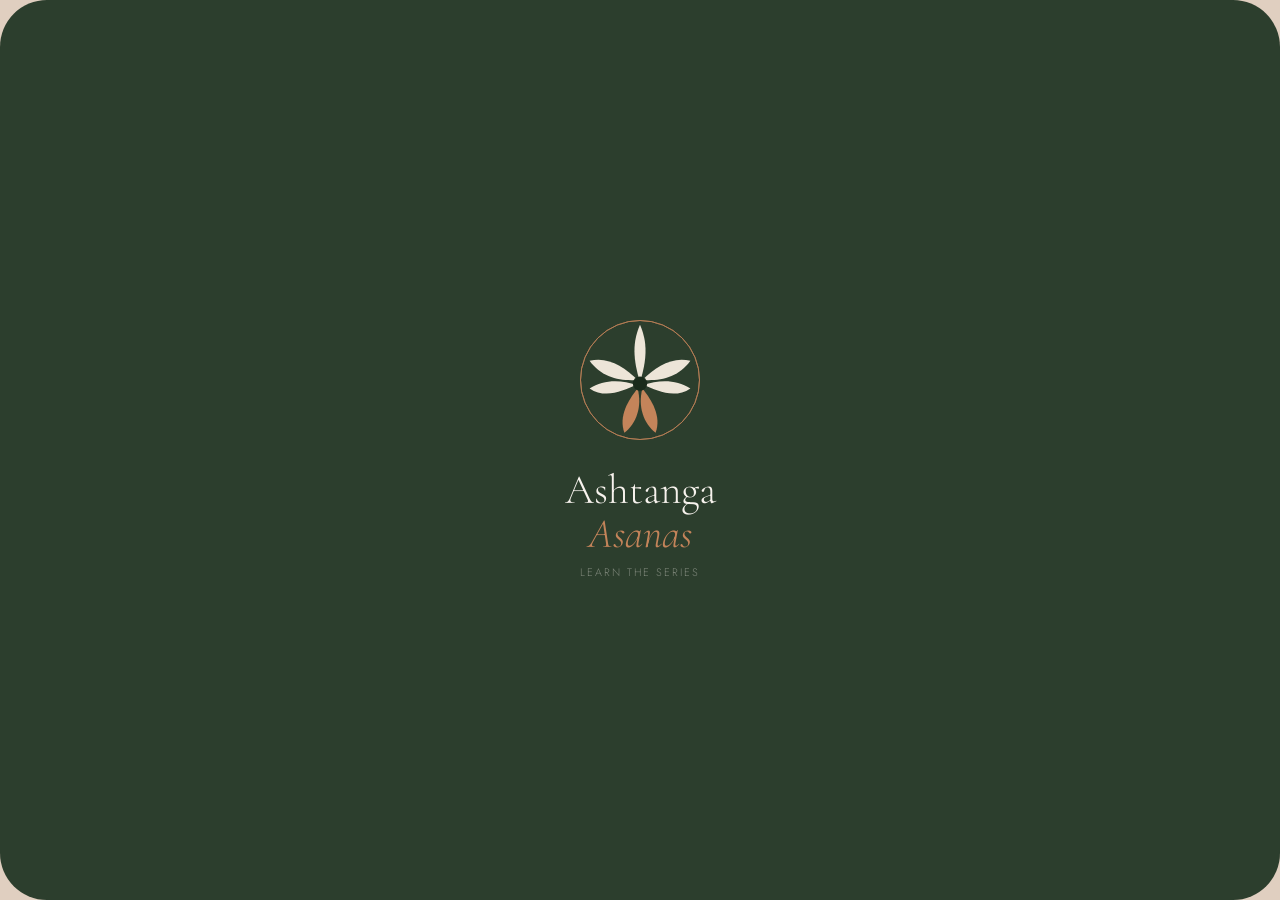
<file: index.html>
<!DOCTYPE html>
<html lang="en">
<head>
<meta charset="UTF-8">
<meta name="viewport" content="width=device-width, initial-scale=1.0, maximum-scale=1.0, viewport-fit=cover">
<title>Ashtanga Asanas</title>
<link rel="preconnect" href="https://fonts.googleapis.com">
<link rel="preconnect" href="https://fonts.gstatic.com" crossorigin>
<link href="https://fonts.googleapis.com/css2?family=Cormorant+Garamond:ital,wght@0,300;0,400;0,500;0,600;1,400;1,500&family=Jost:wght@300;400;500;600&family=Noto+Serif+Devanagari:wght@300;400&display=swap" rel="stylesheet">

<style>
/* ─── TOKENS ─── */
:root {
  --cream:      #F7F2ED;
  --sand:       #E8D5C4;
  --terra:      #C4845A;
  --terra-dark: #A8673F;
  --burnt:      #8B4513;
  --forest:     #2C3E2D;
  --forest-mid: #3D5C3E;
  --ink:        #1E1A17;
  --muted:      #7A6858;
  --faint:      #9A8878;
  --good:       #2A5530;
  --white:      #FDFAF7;
  --sat:        env(safe-area-inset-top, 0px);
  --sab:        env(safe-area-inset-bottom, 0px);
  --font-display: 'Cormorant Garamond', serif;
  --font-body:    'Jost', sans-serif;
  --font-dev:     'Noto Serif Devanagari', serif;
  --radius-card:  22px;
  --radius-btn:   13px;
  --shadow-card:  0 1px 2px rgba(44,32,20,0.04), 0 6px 20px rgba(44,32,20,0.05);
  --shadow-lift:  0 8px 28px rgba(44,32,20,0.12);
  --nav-h:        calc(58px + max(0px, var(--sab) - 26px));
  --ease-glass:   cubic-bezier(.32,.72,0,1);
  --ease-spring:  cubic-bezier(.34,1.42,.64,1);
  --lens:         rgba(255,255,255,0.62);
  --lens-edge:    inset 0 0 0 0.5px rgba(255,255,255,0.9), inset 0 1px 1px rgba(255,255,255,0.95);
  --lens-blur:    blur(10px) saturate(1.6);
}

*, *::before, *::after { box-sizing: border-box; margin: 0; padding: 0; }
::selection { background: #E8D5C4; color: #1E1A17; }
html {
  font-size: 16px;
  -webkit-text-size-adjust: 100%;
  touch-action: manipulation; /* disable double-tap zoom on mobile */
}

body {
  /* Safari 26 tints the status bar from this, so the top stays cream */
  background: var(--cream);
  font-family: var(--font-body);
  color: var(--ink);
  height: 100dvh;
  overflow: hidden;
  display: flex;
  flex-direction: column;
  max-width: 430px;
  margin: 0 auto;
  position: relative;
  -webkit-user-select: none;
  user-select: none;
}
/* iOS takes the status bar tint from the body colour, so forest while the splash shows */
body.splashing { background: var(--forest); }

/* Home Screen app on iOS: 100dvh stops one status-bar height short of the screen,
   and iOS fills that band from the body colour. Let html cover the full screen in
   forest so the band under the menu matches it; the body stays cream for the top. */
@media (display-mode: standalone) {
  html {
    height: 100lvh;
    overflow: hidden;
    background: var(--forest);
  }
}
html.ios-standalone {
  height: 100lvh;
  overflow: hidden;
  background: var(--forest);
}

/* Allow text selection on pose names and Sanskrit text */
.seq-learn-sanskrit, .seq-learn-devanagari, .seq-learn-english,
.seq-pose-name, .seq-devanagari, .seq-english,
.ans-sanskrit, .ans-english,
.flashcard-sanskrit, .flashcard-devanagari, .flashcard-english,
.pose-label, .pose-sublabel,
.seq-fb-name, .seq-fb-eng,
.results-title, .results-quote {
  -webkit-user-select: text;
  user-select: text;
}

/* ── Desktop phone frame (iPhone 14 Pro size, with island and home indicator) ── */
@media (min-width: 900px) {
  html {
    background: #E0CFC0;
    min-height: 100vh;
    display: flex;
    align-items: center;
    justify-content: center;
  }
  body {
    --sat: 59px;
    --sab: 34px;
    width: 393px;
    height: min(852px, calc(100vh - 32px));
    max-height: min(852px, calc(100vh - 32px));
    margin: 0;
    position: relative;
    border-radius: 47px;
    overflow: hidden;
    box-shadow: 0 28px 80px rgba(44, 32, 20, 0.28);
  }
  body::after {
    content: '';
    position: absolute;
    top: 11px;
    left: 50%;
    transform: translateX(-50%);
    width: 120px;
    height: 36px;
    background: #141414;
    border-radius: 20px;
    z-index: 2000;
    pointer-events: none;
  }
  #splash { position: absolute; border-radius: 47px; }
  .tint-bottom { display: none; }
  .bottom-nav { left: 0; right: 0; }
  .bottom-nav::after {
    content: '';
    position: absolute;
    left: 50%;
    bottom: 3px;
    transform: translateX(-50%);
    width: 128px;
    height: 5px;
    border-radius: 3px;
    background: rgba(247, 242, 237, 0.55);
    pointer-events: none;
  }
}

/* Remove iOS tap flash and double-tap zoom on all interactive elements */
button, [data-id], .chip, .mode-card, .nav-btn, a, select, input {
  -webkit-tap-highlight-color: transparent;
  -webkit-touch-callout: none;
  touch-action: manipulation;
}

/* ─── GRAIN ─── */
body::before {
  content: '';
  position: absolute; inset: 0;
  background-image: url("data:image/svg+xml,%3Csvg viewBox='0 0 256 256' xmlns='http://www.w3.org/2000/svg'%3E%3Cfilter id='n'%3E%3CfeTurbulence type='fractalNoise' baseFrequency='0.9' numOctaves='4' stitchTiles='stitch'/%3E%3C/filter%3E%3Crect width='100%25' height='100%25' filter='url(%23n)' opacity='0.025'/%3E%3C/svg%3E");
  pointer-events: none; z-index: 1000; opacity: 0.5;
}

/* ─── SCREENS ─── */
.screen {
  display: none;
  flex-direction: column;
  flex: 1;
  overflow: hidden;
  padding-bottom: var(--nav-h);
  max-width: 480px;
  width: 100%;
  margin: 0 auto;
  background: var(--cream);
}
.screen.active { display: flex; }
/* hide all content behind splash until it dismisses */
body.splashing .screen { visibility: hidden; }
body.splashing .bottom-nav { visibility: hidden; }

/* scrollable content area inside a screen */
.screen-scroll {
  flex: 1;
  overflow-y: scroll;
  overflow-x: hidden;
  overflow-anchor: none;
  -webkit-overflow-scrolling: touch;
  overscroll-behavior: contain;
  padding-bottom: 20px;
}
.screen-scroll::-webkit-scrollbar { display: none; }

/* ─── BOTTOM NAV ─── */
.bottom-nav {
  position: absolute;
  left: 0;
  right: 0;
  bottom: 0;
  z-index: 40;
  height: auto;
  padding-bottom: 0;
  box-sizing: border-box;
  display: flex;
  align-items: stretch;
  width: 100%;
  background: rgba(44,62,45,0.92);
  -webkit-backdrop-filter: blur(16px) saturate(1.3);
  backdrop-filter: blur(16px) saturate(1.3);
  border-top: 1px solid rgba(255,255,255,0.14);
  box-shadow: inset 0 0.5px 0 rgba(255,255,255,0.18);
}

/* Safari 26 colours its bottom bar from a full-width fixed element at the edge.
   This sits behind the menu so the bar and home-indicator band read forest. */
.tint-bottom {
  position: fixed;
  left: 0; right: 0; bottom: 0;
  height: 12px;
  background: var(--forest);
  z-index: 39;
  pointer-events: none;
}

.nav-btn {
  flex: 1;
  display: flex;
  flex-direction: column;
  align-items: center;
  justify-content: center;
  gap: 5px;
  border: none;
  background: transparent;
  cursor: pointer;
  padding: 10px 2px calc(8px + max(0px, var(--sab) - 26px));
  transition: background 0.15s;
  position: relative;
}
.nav-btn.active,
.nav-btn.active:hover,
.nav-btn.active:active { background: rgba(196,132,90,0.14); }
.nav-btn.nav-pressed { background: rgba(196,132,90,0.18); }
.nav-btn.nav-disabled { opacity: 0.3; cursor: pointer; }
.nav-btn.active::before {
  content: '';
  position: absolute;
  top: 0; left: 20%; right: 20%;
  height: 2px;
  background: var(--terra);
  border-radius: 0 0 2px 2px;
}

.nav-icon {
  width: 22px; height: 22px;
  flex-shrink: 0;
}

.nav-label {
  font-family: var(--font-body);
  font-size: 0.56rem;
  font-weight: 400;
  letter-spacing: 0.06em;
  text-transform: uppercase;
  color: rgba(247,242,237,0.38);
  transition: color 0.15s;
}
.nav-btn.active .nav-label { color: var(--terra); }


/* ─── ANIMATIONS ─── */
@keyframes fadeUp {
  from { opacity: 0; transform: translateY(14px); }
  to   { opacity: 1; transform: translateY(0); }
}
@keyframes flipIn {
  from { opacity: 0; transform: scale(0.96); }
  to   { opacity: 1; transform: scale(1); }
}
@keyframes correctBounce {
  0%   { opacity: 0; }
  100% { opacity: 1; }
}

/* ════════════════════════════════════
   WELCOME SCREEN
════════════════════════════════════ */
#screen-welcome {
  background: var(--cream);
}
#screen-welcome .screen-scroll {
  display: flex;
  flex-direction: column;
  padding-bottom: 0;
}

.welcome-top {
  flex: 0 0 auto;
  display: flex;
  flex-direction: column;
  align-items: center;
  padding: calc(28px + var(--sat)) 24px 22px;
  text-align: center;
  position: relative;
  overflow: hidden; /* clip the decorative ring */
}

.welcome-ring {
  position: absolute;
  top: -70px; right: -70px;
  width: 170px; height: 170px;
  border-radius: 50%;
  border: 1px solid var(--sand);
  pointer-events: none;
}
.welcome-ring::after {
  content: '';
  position: absolute;
  inset: 18px; border-radius: 50%;
  border: 1px solid var(--sand);
}

.welcome-lotus {
  width: 50px; height: 50px;
  border-radius: 50%;
  border: 1.5px solid var(--terra);
  display: flex; align-items: center; justify-content: center;
  margin-bottom: 14px;
  flex-shrink: 0;
  position: relative;
  animation: fadeUp 0.5s ease both;
  cursor: pointer;
  -webkit-tap-highlight-color: transparent;
}
.welcome-lotus::before {
  content: '';
  position: absolute; inset: 6px;
  border-radius: 50%;
  border: 1px solid rgba(196,132,90,0.35);
  pointer-events: none;
}
.welcome-lotus svg { width: 36px; height: 36px; position: relative; z-index: 1; }

/* pulse ring that fires on click */
.welcome-lotus .lotus-pulse-ring {
  position: absolute;
  inset: 0;
  border-radius: 50%;
  border: 1px solid rgba(196,132,90,0.7);
  pointer-events: none;
  z-index: 0;
}
@keyframes lotusPulse {
  0%   { transform: scale(0.6); opacity: 0.8; }
  100% { transform: scale(2.6); opacity: 0; }
}
.welcome-lotus .lotus-pulse-ring.firing-1 { animation: lotusPulse 1.1s ease-out both; }
.welcome-lotus .lotus-pulse-ring.firing-2 { animation: lotusPulse 1.1s ease-out 0.22s both; }
.welcome-lotus .lotus-pulse-ring.firing-3 { animation: lotusPulse 1.1s ease-out 0.44s both; }

/* petal re-bloom on click */
@keyframes petalRePop {
  0%   { opacity:1; transform: scale(1); }
  30%  { opacity:0.3; transform: scale(0.6); }
  70%  { transform: scale(1.15); opacity: 1; }
  100% { transform: scale(1); opacity: 1; }
}
.welcome-lotus.blooming path,
.welcome-lotus.blooming circle {
  transform-box: fill-box;
  transform-origin: center;
  animation: petalRePop 0.7s cubic-bezier(.34,1.4,.64,1) both;
}

.welcome-title {
  font-family: var(--font-display);
  font-size: 1.95rem;
  font-weight: 400;
  line-height: 1.1;
  color: var(--ink);
  white-space: nowrap;
  animation: fadeUp 0.5s 0.08s ease both;
}
.welcome-title em { font-style: italic; color: var(--terra); }

/* The greeting is the name field: "Namaste, ____" typed in place */
.name-wrap {
  margin-top: 10px;
  min-height: 32px;
  display: flex;
  align-items: center;
  justify-content: center;
  animation: fadeUp 0.5s 0.16s ease both;
  position: relative;
  z-index: 1;
}
/* Label stays for the field, out of the layout. The placeholder carries it. */
#name-label {
  position: absolute;
  width: 1px;
  height: 1px;
  padding: 0;
  margin: -1px;
  overflow: hidden;
  clip: rect(0, 0, 0, 0);
  white-space: nowrap;
  border: 0;
}
.name-input-row,
.name-display {
  display: flex;
  align-items: baseline;
  justify-content: center;
  gap: 6px;
  font-family: var(--font-display);
  font-style: italic;
  font-size: 1.3rem;
  font-weight: 500;
  color: var(--ink);
  line-height: 1.2;
}
.name-greet { white-space: nowrap; }
/* Reads as the finished greeting: "Namaste, Yogi" until a name is typed over it */
.name-input {
  width: 3.2em;
  max-width: 60vw;
  background: transparent;
  border: none;
  border-radius: 0;
  padding: 0;
  font-family: var(--font-display);
  font-style: italic;
  font-size: 1.3rem; /* 20.8px, above the 16px iOS zoom threshold */
  font-weight: 500;
  color: var(--terra);
  text-align: left;
  outline: none;
  caret-color: var(--terra);
}
.name-input::placeholder { color: var(--terra); opacity: 1; }
.name-input:focus::placeholder { opacity: 0.45; }
.name-input-row.typing .name-pencil-btn { display: none; }
.name-check-btn {
  align-self: center;
  width: 22px; height: 22px;
  border-radius: 50%;
  border: none;
  background: var(--terra);
  color: var(--white);
  display: none;
  align-items: center;
  justify-content: center;
  cursor: pointer;
  transition: background 0.15s;
  flex-shrink: 0;
  padding: 0;
}
.name-check-btn.show { display: flex; }
.name-check-btn:hover { background: var(--terra-dark); }
.name-check-btn svg { width: 11px; height: 11px; }
.name-display { display: none; }
.name-display.visible { display: flex; }
.name-display-text em {
  font-weight: 500;
  color: var(--terra);
}
.name-edit-btn {
  align-self: center;
  background: none;
  border: none;
  cursor: pointer;
  padding: 4px;
  margin-left: -4px;
  color: var(--faint);
  transition: color 0.15s;
  display: flex; align-items: center; justify-content: center;
  border-radius: 6px;
}
@media (hover: hover) { .name-edit-btn:hover { color: var(--terra); } }
.name-edit-btn svg { width: 11px; height: 11px; }

.welcome-bottom {
  flex: 1 0 auto;
  background: var(--white);
  border-top: 1px solid var(--sand);
  padding: 16px 18px 16px;
  animation: fadeUp 0.5s 0.2s ease both;
}

.pick-label {
  font-size: 0.62rem;
  letter-spacing: 0.11em;
  text-transform: uppercase;
  color: var(--muted);
  margin-bottom: 10px;
}

.chips {
  display: flex;
  gap: 2px;
  padding: 3px;
  border-radius: 11px;
  background: rgba(232,213,196,0.45);
  position: relative;
  isolation: isolate;
}
.chip {
  flex: 1;
  min-width: 0;
  padding: 7px 6px;
  border: none;
  border-radius: 9px;
  background: transparent;
  font-family: var(--font-body);
  font-size: 0.78rem;
  font-weight: 400;
  color: var(--muted);
  cursor: pointer;
  text-align: center;
  transition: background 0.16s, color 0.16s, box-shadow 0.16s;
}
.chip.active {
  background: var(--white);
  color: var(--terra);
  font-weight: 500;
  box-shadow: 0 1px 2px rgba(44,32,20,0.08);
}
@media (hover: hover) { .chip:hover:not(.active) { color: var(--ink); } }

.mode-grid {
  display: grid;
  grid-template-columns: 1fr 1fr;
  gap: 7px;
  margin-bottom: 20px;
}
.mode-card {
  border: 1.5px solid var(--sand);
  border-radius: 14px;
  padding: 13px 11px;
  cursor: pointer;
  transition: border-color 0.2s, background 0.2s;
  background: var(--white);
  text-align: left;
}
.mode-card.active { border-color: var(--terra); background: #FBF4EE; }
.mode-card.active .mode-icon-svg path,
.mode-card.active .mode-icon-svg rect,
.mode-card.active .mode-icon-svg line,
.mode-card.active .mode-icon-svg circle { stroke: var(--terra) !important; }
.mode-card.full   { grid-column: 1 / -1; }
@media (hover: hover) { .mode-card:hover:not(.active) { border-color: rgba(196,132,90,0.5); } }

.mode-icon-svg { width: 18px; height: 18px; margin-bottom: 7px; display: block; }
.mode-name {
  font-family: var(--font-display);
  font-size: 1.08rem; font-weight: 500;
  color: var(--ink); line-height: 1.2;
  display: block; margin-bottom: 2px;
}
.mode-desc { font-size: 0.67rem; color: var(--muted); font-weight: 400; line-height: 1.4; }

.btn-start {
  width: 100%; padding: 16px;
  border-radius: var(--radius-btn);
  border: none;
  background: var(--forest);
  color: var(--cream);
  font-family: var(--font-body);
  font-size: 0.84rem; font-weight: 500;
  letter-spacing: 0.08em;
  text-transform: uppercase;
  cursor: pointer;
  transition: background 0.18s, transform 0.12s, box-shadow 0.18s;
  box-shadow: inset 0 1px 0 rgba(255,255,255,0.22), 0 2px 8px rgba(44,62,45,0.16);
}
.btn-start:hover  { background: var(--forest-mid); }
.btn-start:active { transform: translateY(0); }
.btn-start:disabled {
  opacity: 0.45;
  cursor: default;
  transform: none;
  box-shadow: none;
}

.begin-bar {
  flex-shrink: 0;
  padding: 12px 20px 12px;
  background: var(--white);
  border-top: 1px solid var(--sand);
}
.session-line {
  font-family: var(--font-body);
  font-style: normal;
  font-size: 0.82rem;
  font-weight: 400;
  color: var(--terra);
  text-align: center;
  line-height: 1.3;
  margin-bottom: 6px;
}
.session-line[hidden] { display: none; }

.mode-grid-2 {
  grid-template-columns: 1fr 1fr;
  gap: 10px;
  margin-bottom: 16px;
}
button.mode-card {
  font: inherit;
  color: inherit;
  display: block;
  width: 100%;
}
.mode-grid-2 .mode-card {
  position: relative;
  display: flex;
  flex-direction: column;
  align-items: flex-start;
  text-align: left;
  padding: 16px 14px 18px;
  color: var(--terra);
}
.mode-title {
  display: flex;
  align-items: center;
  gap: 7px;
  padding-right: 22px;
  min-width: 0;
}
.mode-grid-2 .mode-icon-svg {
  width: 16px; height: 16px;
  margin: 0;
  flex-shrink: 0;
}
.mode-grid-2 .mode-name {
  font-size: 1.16rem;
  font-weight: 500;
  letter-spacing: 0.005em;
  margin-bottom: 0;
  color: var(--ink);
  white-space: nowrap;
}
.mode-grid-2 .mode-desc {
  display: block;
  margin-top: 5px;
  font-family: var(--font-body);
  font-style: normal;
  font-size: 0.84rem;
  font-weight: 400;
  line-height: 1.45;
  color: var(--muted);
}

/* Empty ring carries a plus: "add this too". Lit ring carries the check. */
.mode-check {
  position: absolute;
  top: 12px; right: 10px;
  width: 18px; height: 18px;
  border-radius: 50%;
  border: 1.5px solid var(--sand);
  background: var(--white);
  color: var(--faint);
  transition: background 0.2s, border-color 0.2s, color 0.2s;
}
.mode-check svg {
  position: absolute;
  top: 50%; left: 50%;
  width: 11px; height: 11px;
  transform: translate(-50%, -50%) scale(1);
  transition: opacity 0.18s, transform 0.22s var(--ease-spring);
}
.mode-check .mode-check-tick { opacity: 0; transform: translate(-50%, -50%) scale(0.6); }
.mode-card.active .mode-check { background: var(--terra); border-color: var(--terra); color: var(--cream); }
.mode-card.active .mode-check-plus { opacity: 0; transform: translate(-50%, -50%) rotate(90deg) scale(0.6); }
.mode-card.active .mode-check-tick { opacity: 1; transform: translate(-50%, -50%) scale(1); }
@media (hover: hover) {
  .mode-card:not(.active):hover .mode-check { border-color: var(--terra); color: var(--terra); }
}

@media (max-width: 350px) {
  .mode-grid-2 .mode-icon-svg { display: none; }
}
@media (min-height: 760px) {
  .mode-grid-2 .mode-card { padding: 20px 14px 24px; }
  .mode-grid-2 .mode-desc { margin-top: 8px; }
  .mode-grid-2 { margin-bottom: 20px; }
  .welcome-bottom { padding-top: 20px; }
  .welcome-top { padding-top: calc(36px + var(--sat)); padding-bottom: 26px; }
}
.pool-row.option-split {
  display: grid;
  grid-template-columns: 1fr 1fr;
  padding: 0;
}
.option-cell {
  display: flex;
  align-items: center;
  justify-content: space-between;
  gap: 10px;
  padding: 13px 14px;
  min-width: 0;
  cursor: pointer;
  -webkit-tap-highlight-color: transparent;
}
.option-cell + .option-cell { border-left: 1px solid var(--sand); }
.option-name {
  font-size: 0.8rem;
  font-weight: 500;
  line-height: 1.25;
  color: var(--ink);
  margin-bottom: 2px;
}
.option-state {
  font-size: 0.66rem;
  color: var(--muted);
  white-space: nowrap;
}
.option-cell .toggle-switch {
  width: 34px; height: 20px;
  border-radius: 10px;
  flex-shrink: 0;
}
.option-cell .toggle-knob { top: 2px; left: 2px; width: 16px; height: 16px; }
.option-cell .toggle-switch.active .toggle-knob { transform: translateX(14px); }

.welcome-footer {
  display: flex;
  justify-content: center;
  gap: 16px;
  text-align: center;
  padding: 14px 24px 16px;
  font-size: 0.66rem;
  font-weight: 300;
  color: var(--faint);
  letter-spacing: 0.06em;
  flex-shrink: 0;
}
.welcome-footer a {
  color: var(--muted);
  text-decoration: none;
  border-bottom: 1px solid var(--faint);
  transition: color 0.15s, border-color 0.15s;
}
.welcome-footer a:hover { color: var(--terra); border-color: var(--terra); }

/* ════════════════════════════════════
   PRACTICE SCREENS background
════════════════════════════════════ */
#screen-practice,
#screen-whatsnext,
#screen-sequence,
#screen-chants {
  background: var(--cream);
}

/* ════════════════════════════════════
   PRACTICE HEADER (shared)
════════════════════════════════════ */
.practice-header {
  padding: calc(26px + var(--sat)) 20px 12px;
  display: flex; align-items: center;
  gap: 16px;
  flex-shrink: 0;
}
.progress-wrap { flex: 1; }
.progress-meta {
  font-size: 0.62rem;
  letter-spacing: 0.08em;
  text-transform: uppercase;
  color: var(--muted);
  margin-bottom: 5px;
}
.progress-bar {
  height: 3px;
  background: var(--sand);
  border-radius: 2px;
  overflow: hidden;
}
.progress-fill {
  height: 100%;
  background: var(--terra);
  border-radius: 2px;
  transition: width 0.45s ease;
}
.score-pair {
  display: flex; gap: 14px;
}
.score-item { text-align: center; }
.score-num {
  font-family: var(--font-display);
  font-size: 1.35rem; font-weight: 400;
  line-height: 1;
}
.score-num.c { color: var(--forest); }
.score-num.w { color: var(--terra); }
.score-lbl {
  font-size: 0.55rem;
  letter-spacing: 0.07em;
  text-transform: uppercase;
  color: var(--faint);
}

.mode-pill {
  margin: 0 20px 14px;
  display: inline-flex;
  align-items: center; gap: 6px;
  padding: 5px 11px;
  background: var(--sand);
  border-radius: 20px;
  font-size: 0.62rem;
  letter-spacing: 0.08em;
  text-transform: uppercase;
  color: var(--burnt);
  font-weight: 500;
}
.mode-pill svg { width: 11px; height: 11px; }

/* ════════════════════════════════════
   CARD AREA
════════════════════════════════════ */
.card-area {
  padding: 0 16px 20px;
  display: flex;
  flex-direction: column;
  gap: 12px;
  flex-shrink: 0;
}

/* ── Flashcard ── */
.flashcard {
  background: var(--white);
  box-shadow: var(--shadow-card);
  overflow: hidden;
  animation: flipIn 0.35s cubic-bezier(.22,.68,0,1.15) both;
}

.fc-image-top {
  padding: 22px 20px 18px;
  display: flex; flex-direction: column;
  align-items: center; gap: 0;
}

.pose-thumb {
  width: 180px;
  height: 180px;
  background: #EDE5D8;
  border-radius: 14px;
  display: flex; align-items: center; justify-content: center;
  margin-bottom: 16px;
  position: relative; overflow: hidden;
  flex-shrink: 0;
}
.pose-thumb.wide {
  width: 100%;
  max-width: 300px;
  height: 150px;
}
.pose-thumb::before {
  content: '';
  position: absolute; inset: 0;
  background: radial-gradient(circle at 55% 38%, var(--sand) 0%, var(--cream) 68%);
}
/* suppress gradient when a real image is loaded */
.pose-thumb:has(img)::before { display: none; }
.pose-thumb:has(img) { background: #EDE5D8; }

.pose-real-img {
  width: 100%;
  height: 100%;
  object-fit: contain;
  object-position: center;
  display: block;
}
.pose-thumb-inner {
  position: relative; z-index: 1;
  width: 100%; height: 100%;
  display: flex; flex-direction: column;
  align-items: center; justify-content: center; gap: 4px;
}
.pose-thumb-inner svg { width: 64px; height: 72px; opacity: 0.55; }
.pose-thumb-label {
  font-size: 0.55rem;
  letter-spacing: 0.1em;
  text-transform: uppercase;
  color: var(--muted);
}

.fc-series-tag {
  font-size: 0.6rem;
  letter-spacing: 0.11em;
  text-transform: uppercase;
  color: var(--terra); font-weight: 500;
  margin-bottom: 5px;
}
.fc-question-hint {
  height: 3.1rem;
  display: flex;
  align-items: center;
  justify-content: center;
  font-size: 0.68rem;
  font-weight: 500;
  letter-spacing: 0.1em;
  text-transform: uppercase;
  color: var(--terra);
  margin-bottom: 8px;
}
.fc-divider { height: 1px; background: var(--sand); margin: 0 20px; }
.fc-meta { padding: 10px 20px 14px; text-align: center; }
.fc-card-count {
  font-size: 0.6rem;
  letter-spacing: 0.08em;
  text-transform: uppercase;
  color: var(--faint);
}

.fc-name-top {
  padding: 26px 24px 22px;
  text-align: center;
  display: flex; flex-direction: column;
  align-items: center;
}
.fc-question-label {
  height: 3.1rem;
  display: flex;
  align-items: center;
  justify-content: center;
  overflow: hidden;
  font-size: 0.68rem;
  font-weight: 500;
  letter-spacing: 0.1em;
  text-transform: uppercase;
  color: var(--terra);
  margin-bottom: 16px;
}
.fc-sanskrit {
  font-family: var(--font-display);
  font-size: 1.9rem; font-weight: 400;
  line-height: 1.1; color: var(--ink);
  margin-bottom: 7px;
}
.fc-devanagari {
  font-family: var(--font-dev);
  font-size: 1rem; font-weight: 400;
  color: var(--muted); margin-bottom: 5px;
  line-height: 1.4;
}
.fc-english {
  font-size: 0.76rem; font-weight: 400;
  color: var(--muted); letter-spacing: 0.03em;
}

/* ── Answer options (name list) ── */
.answer-options { display: grid; grid-template-columns: 1fr 1fr; gap: 7px; }

.answer-btn {
  background: var(--white);
  border: 1.5px solid var(--sand);
  border-radius: 14px;
  padding: 12px 10px;
  display: flex; flex-direction: column;
  align-items: center; justify-content: center;
  gap: 3px;
  cursor: pointer;
  transition: border-color 0.15s, background 0.15s, transform 0.12s, box-shadow 0.15s;
  text-align: center;
}
@media (hover: hover) {
  .answer-btn:hover:not(.disabled) {
    border-color: var(--terra);
    background: rgba(196,132,90,0.04);
  }
}
.answer-btn.correct {
  border-color: #6B9E6E;
  background: #EFF6EF;
  animation: correctBounce 0.38s ease;
}
.answer-btn.wrong {
  border-color: var(--sand);
  background: var(--white);
  opacity: 0.6;
}
.answer-btn.disabled { cursor: default; }





.ans-sanskrit {
  font-family: var(--font-display);
  font-size: 1.08rem; font-weight: 500;
  color: var(--ink); line-height: 1.2;
}
.answer-btn.correct .ans-sanskrit { color: var(--good); }
.answer-btn.wrong   .ans-sanskrit { color: var(--muted); }

.ans-english {
  font-size: 0.68rem; font-weight: 400;
  color: var(--muted); margin-top: 2px;
}
.answer-btn.correct .ans-english { color: var(--good); }
.answer-btn.wrong   .ans-english { color: var(--faint); }

.ans-check {
  font-size: 1rem; opacity: 0;
  transition: opacity 0.18s;
  flex-shrink: 0; color: #6B9E6E;
}
.ans-x {
  font-size: 1rem; opacity: 0;
  transition: opacity 0.18s;
  flex-shrink: 0; color: var(--terra);
}
.answer-btn.correct .ans-check { opacity: 1; }
.answer-btn.wrong   .ans-x     { opacity: 1; }

/* ── Image pick options (name-to-image) ── */
.image-options {
  display: grid;
  grid-template-columns: 1fr 1fr;
  gap: 8px;
}
.image-opt {
  background: var(--white);
  border: 1.5px solid var(--sand);
  border-radius: 14px;
  padding: 12px 8px 10px;
  cursor: pointer;
  transition: all 0.15s;
  display: flex; flex-direction: column;
  align-items: center; gap: 8px;
}
@media (hover: hover) {
  .image-opt:hover:not(.disabled) {
    border-color: var(--terra);
  }
}
.image-opt.correct { border-color: #6B9E6E; background: #EFF6EF; animation: correctBounce 0.38s ease; }
.image-opt.wrong   { border-color: var(--sand); opacity: 0.65; }
.image-opt.wrong .image-opt-label { opacity: 1; color: var(--muted); }
.image-opt.disabled { cursor: default; }

.image-opt-thumb {
  width: 78px;
  height: 78px;
  background: var(--cream);
  border-radius: 11px;
  display: flex; align-items: center; justify-content: center;
  position: relative; overflow: hidden;
  flex-shrink: 0;
}
/* Landscape poses: keep the row height, use the full card width instead of letterboxing into a square */
.image-opt-thumb.wide {
  width: 100%;
  max-width: 156px;
  height: 78px;
}
.image-opt-thumb::before {
  content: '';
  position: absolute; inset: 0;
  background: radial-gradient(circle at 55% 38%, var(--sand) 0%, var(--cream) 68%);
}
.image-opt-thumb:has(img)::before { display: none; }
.image-opt-thumb:has(img) { background: #EDE5D8; }
.image-opt-thumb svg { position: relative; z-index: 1; width: 40px; height: 44px; opacity: 0.5; }

/* image-opt label is HIDDEN until answered */
.image-opt-label {
  font-family: var(--font-display);
  font-size: 0.92rem; font-weight: 500; text-align: center;
  color: var(--ink); line-height: 1.3;
  opacity: 0;
  transition: opacity 0.25s;
}
.image-opt.revealed .image-opt-label { opacity: 1; }

/* ── Next button ── */
.btn-next {
  width: 100%; padding: 15px;
  border-radius: var(--radius-btn);
  border: none;
  background: var(--terra);
  color: var(--white);
  font-family: var(--font-body);
  font-size: 0.8rem; font-weight: 500;
  letter-spacing: 0.08em;
  text-transform: uppercase;
  cursor: pointer;
  transition: background 0.18s, transform 0.12s, box-shadow 0.18s, opacity 0.25s;
  box-shadow: inset 0 1px 0 rgba(255,255,255,0.28), 0 2px 8px rgba(196,132,90,0.2);
  opacity: 0; pointer-events: none;
}
.btn-next.show {
  opacity: 1; pointer-events: all;
}

/* Next sits over the bottom of the scroll, so it does not shorten the page while choosing */
.screen-next-slot {
  position: absolute;
  left: 0;
  right: 0;
  bottom: var(--nav-h);
  z-index: 25;
  padding: 18px 16px 12px;
  visibility: hidden;
  pointer-events: none;
  background: linear-gradient(to bottom, rgba(247,242,237,0), var(--cream) 42%);
}
.screen-next-slot.visible {
  visibility: visible;
  pointer-events: auto;
}
.screen:has(.screen-next-slot.visible) .screen-scroll {
  padding-bottom: 78px;
}
.screen-next-slot .btn-next {
  display: block;
  opacity: 1;
  animation: slotFadeIn 0.25s ease both;
}
.screen-next-slot.no-transition .btn-next {
  animation: none !important;
}
@keyframes slotFadeIn {
  from { opacity: 0; }
  to   { opacity: 1; }
}

.done-card {
  background: var(--white);
  border-radius: var(--radius-card);
  box-shadow: var(--shadow-card);
  padding: 28px 24px;
  text-align: center;
  animation: fadeUp 0.3s ease both;
}
.done-title {
  font-family: var(--font-display);
  font-size: 1.6rem; font-weight: 400;
  color: var(--ink); margin-bottom: 8px;
}
.done-sub {
  font-size: 0.75rem; font-weight: 400;
  color: var(--muted); line-height: 1.5;
  margin-bottom: 20px;
}
.done-results-btn { margin-top: 0; }
.btn-next:hover { background: var(--terra-dark); }

/* ════════════════════════════════════
   WHAT'S NEXT SCREEN
════════════════════════════════════ */
/* What's Next flip card */
.seq-flip-wrap {
  perspective: 900px;
  width: 100%;
  animation: flipIn 0.35s cubic-bezier(.22,.68,0,1.15) both;
}
.seq-card {
  position: relative;
  display: grid;
  transform-style: preserve-3d;
  transition: transform 0.85s cubic-bezier(.4,0,.2,1);
  width: 100%;
  cursor: pointer;
}
.seq-card.flipped { transform: rotateY(180deg); }
.seq-card-front, .seq-card-back {
  backface-visibility: hidden;
  -webkit-backface-visibility: hidden;
  background: var(--white);
  box-shadow: var(--shadow-card);
  border-radius: 16px;
  padding: 14px 20px 18px;
  text-align: center;
  display: flex;
  flex-direction: column;
  align-items: center;
  justify-content: center;
  min-height: 280px;
  border: 1.5px solid transparent;
  grid-area: 1 / 1;
}
.seq-card-back { transform: rotateY(180deg); }
.seq-card.correct .seq-card-front,
.seq-card.correct .seq-card-back {
  border-color: rgba(90,138,93,0.35);
  background: rgba(239,246,239,0.5);
}
.seq-card.wrong .seq-card-front,
.seq-card.wrong .seq-card-back {
  border-color: rgba(196,132,90,0.3);
}
.seq-flip-hint {
  font-size: 0.6rem; color: var(--faint);
  margin-top: 10px; letter-spacing: 0.05em;
}
.seq-fb-dot { width: 7px; height: 7px; border-radius: 50%; margin-bottom: 8px; }
.seq-fb-dot.correct { background: #5A8A5D; }
.seq-fb-dot.wrong   { background: var(--terra); }
.seq-fb-msg { font-family: var(--font-display); font-style: italic; font-size: 1.25rem; font-weight: 500; line-height: 1.15; margin-bottom: 10px; }
.seq-fb-msg.correct { color: var(--good); }
.seq-fb-msg.wrong   { color: var(--terra); }
.seq-fb-sub { font-size: 0.58rem; font-weight: 500; letter-spacing: 0.09em; text-transform: uppercase; color: var(--muted); margin-bottom: 8px; }
.seq-fb-name { font-family: var(--font-display); font-size: 1.12rem; font-weight: 500; color: var(--ink); line-height: 1.2; margin-bottom: 3px; }
.seq-fb-eng  { font-size: 0.68rem; color: var(--muted); }
.seq-given-label {
  font-size: 0.6rem; letter-spacing: 0.11em;
  text-transform: uppercase; color: var(--muted);
  margin-bottom: 10px;
}
.seq-thumb {
  width: 130px;
  height: 130px;
  background: var(--cream);
  border-radius: 12px;
  display: flex; align-items: center; justify-content: center;
  margin: 0 auto 12px;
  position: relative; overflow: hidden;
}
.seq-thumb::before {
  content: '';
  position: absolute; inset: 0;
  background: radial-gradient(circle at 55% 38%, var(--sand) 0%, var(--cream) 68%);
}
.seq-thumb:has(img)::before { display: none; }
.seq-thumb:has(img) { background: #EDE5D8; }
.seq-thumb svg { position: relative; z-index: 1; width: 38px; height: 44px; opacity: 0.5; }
.seq-thumb.wide { width: 260px; height: 130px; border-radius: 12px; }

.seq-pose-name {
  font-family: var(--font-display);
  font-size: 1.55rem; font-weight: 400;
  line-height: 1.1; color: var(--ink);
  margin-bottom: 5px;
}
.seq-devanagari {
  font-family: var(--font-dev);
  font-size: 0.9rem; font-weight: 400;
  color: var(--muted); margin-bottom: 3px;
}
.seq-english {
  font-size: 0.72rem; font-weight: 400;
  color: var(--faint); margin-bottom: 12px;
}
.seq-arrow {
  font-size: 1rem; color: var(--terra);
  margin-bottom: 4px;
}
.seq-q-text {
  font-size: 0.68rem;
  font-weight: 500;
  letter-spacing: 0.1em;
  text-transform: uppercase;
  color: var(--terra);
  margin-bottom: 0;
}

/* ════════════════════════════════════
   CHANTS
════════════════════════════════════ */
.chants-inner {
  padding: calc(28px + var(--sat)) 22px 36px;
}
.chants-title {
  font-family: var(--font-display);
  font-size: 2.05rem;
  font-weight: 400;
  line-height: 1.05;
  color: var(--ink);
  margin-bottom: 8px;
}
.chants-lead {
  font-family: var(--font-display);
  font-style: italic;
  font-weight: 500;
  font-size: 1.2rem;
  color: var(--muted);
  margin-bottom: 22px;
}
.chant-card {
  background: var(--white);
  border: 1px solid var(--sand);
  border-radius: 16px;
  padding: 18px 18px 16px;
  margin-bottom: 14px;
  box-shadow: var(--shadow-card);
}
.chant-name {
  font-size: 0.62rem;
  letter-spacing: 0.12em;
  text-transform: uppercase;
  color: var(--terra);
  font-weight: 400;
  margin-bottom: 12px;
}
.chant-verse {
  font-family: var(--font-display);
  font-size: 1.22rem;
  font-weight: 400;
  line-height: 1.45;
  color: var(--ink);
}
.chant-verse + .chant-verse { margin-top: 14px; }
.chant-dev {
  font-family: var(--font-dev);
  font-size: 0.98rem;
  font-weight: 400;
  line-height: 1.7;
  color: var(--muted);
  margin-top: 8px;
}
.chant-dev + .chant-verse,
.chant-dev + .chant-close { margin-top: 16px; }
.chant-close {
  margin-top: 14px;
  font-family: var(--font-display);
  font-style: italic;
  font-weight: 500;
  font-size: 1.2rem;
  color: var(--terra);
}
.chant-meaning {
  margin-top: 14px;
  padding-top: 12px;
  border-top: 1px solid var(--sand);
  font-size: 0.78rem;
  font-weight: 400;
  line-height: 1.55;
  color: var(--muted);
}

/* ════════════════════════════════════
   SEQUENCE LEARN SCREEN
════════════════════════════════════ */
.seq-learn-card {
  background: var(--white);
  box-shadow: var(--shadow-card);
  overflow: hidden;
  animation: flipIn 0.35s cubic-bezier(.22,.68,0,1.15) both;
}
.seq-learn-top {
  padding: 22px 20px 18px;
  display: flex; flex-direction: column;
  align-items: center;
}
.seq-position-tag {
  background: var(--terra);
  color: var(--white);
  font-size: 0.6rem; font-weight: 600;
  letter-spacing: 0.1em; text-transform: uppercase;
  padding: 4px 11px; border-radius: 20px;
  margin-bottom: 16px;
}
.seq-learn-thumb {
  width: 200px;
  height: 200px;
  background: var(--cream);
  border-radius: 16px;
  display: flex; align-items: center; justify-content: center;
  margin-bottom: 18px;
  position: relative; overflow: hidden;
}
.seq-learn-thumb.wide {
  width: 100%;
  max-width: 300px;
  height: 150px;
}
.seq-learn-thumb::before {
  content: '';
  position: absolute; inset: 0;
  background: radial-gradient(circle at 55% 38%, var(--sand) 0%, var(--cream) 68%);
}
.seq-learn-thumb:has(img)::before { display: none; }
.seq-learn-thumb:has(img) { background: #EDE5D8; }
.seq-learn-thumb svg { position: relative; z-index: 1; width: 64px; height: 72px; opacity: 0.52; }

.seq-learn-sanskrit {
  font-family: var(--font-display);
  font-size: 1.85rem; font-weight: 300;
  line-height: 1.1; color: var(--ink);
  text-align: center; margin-bottom: 7px;
}
.seq-learn-devanagari {
  font-family: var(--font-dev);
  font-size: 1rem; font-weight: 300;
  color: var(--muted); text-align: center; margin-bottom: 4px;
}
.seq-learn-english {
  font-size: 0.78rem; font-weight: 300;
  color: var(--muted); text-align: center;
}
.seq-learn-bottom {
  border-top: 1px solid var(--sand);
  padding: 14px 18px 16px;
}
.seq-nav { display: flex; gap: 9px; }
.btn-seq-prev, .btn-seq-next {
  flex: 1; padding: 13px;
  border-radius: var(--radius-btn);
  font-family: var(--font-body);
  font-size: 0.76rem; font-weight: 500;
  letter-spacing: 0.06em; text-transform: uppercase;
  cursor: pointer; transition: all 0.16s;
}
.btn-seq-prev {
  border: 1.5px solid var(--sand);
  background: transparent;
  color: var(--muted);
}
.btn-seq-prev:hover:not(:disabled) { border-color: var(--terra); color: var(--terra); }
.btn-seq-prev:disabled { opacity: 0.3; cursor: default; }
.btn-seq-next {
  border: none;
  background: var(--terra);
  color: var(--white);
  box-shadow: inset 0 1px 0 rgba(255,255,255,0.28), 0 2px 8px rgba(196,132,90,0.2);
}
.btn-seq-next:hover { background: var(--terra-dark); }


/* ── Sequence sub-series selector ── */
.seq-sub-chips {
  display: flex;
  gap: 2px;
  margin: 0 16px 12px;
  padding: 3px;
  flex-shrink: 0;
  border-radius: 11px;
  background: rgba(232,213,196,0.45);
  position: relative;
  isolation: isolate;
}
.seq-sub-chip {
  flex: 1;
  padding: 8px 6px;
  border-radius: 9px;
  border: none;
  background: transparent;
  font-family: var(--font-body);
  font-size: 0.72rem;
  font-weight: 400;
  color: var(--muted);
  cursor: pointer;
  text-align: center;
  transition: all 0.16s;
  -webkit-tap-highlight-color: transparent;
}
.seq-sub-chip.active {
  background: var(--white);
  color: var(--terra);
  font-weight: 500;
  box-shadow: 0 1px 2px rgba(44,32,20,0.08);
}
@media (hover: hover) {
  .seq-sub-chip:hover:not(.active) { border-color: var(--terra); color: var(--terra); }
}



/* ── Pose range picker ── */
.range-label {
  font-size: 0.75rem;
  font-weight: 400;
  color: var(--muted);
  letter-spacing: 0.02em;
  margin-bottom: 8px;
  display: block;
}
.range-picker-wrap {
  position: relative;
  margin-bottom: 18px;
}
.range-select {
  width: 100%;
  padding: 11px 36px 11px 14px;
  border-radius: 12px;
  border: 1.5px solid var(--sand);
  background: var(--white);
  font-family: var(--font-body);
  font-size: 0.82rem;
  font-weight: 400;
  color: var(--ink);
  appearance: none;
  -webkit-appearance: none;
  cursor: pointer;
  outline: none;
  transition: border-color 0.18s;
}
.range-select:focus { border-color: var(--terra); }
.range-select-arrow {
  pointer-events: none;
  position: absolute;
  right: 12px; top: 50%;
  transform: translateY(-50%);
  color: var(--muted);
}

.pool-card {
  border: 1px solid var(--sand);
  border-radius: 14px;
  overflow: hidden;
  margin-bottom: 0;
  background: var(--white);
}
.pool-row {
  padding: 13px 14px;
  border-bottom: 1px solid var(--sand);
  position: relative;
}
.pool-row:last-child { border-bottom: none; }
.pool-row.series-row { padding: 8px; }
.pool-row-label {
  font-size: 0.6rem;
  letter-spacing: 0.1em;
  text-transform: uppercase;
  color: var(--muted);
  margin-bottom: 6px;
}
.pool-row .range-select {
  border: none;
  padding: 0;
  padding-right: 24px;
  font-size: 0.82rem;
  border-radius: 0;
  background: transparent;
  appearance: none;
  -webkit-appearance: none;
}
.pool-row .range-select:focus { box-shadow: none; }
.pool-row .range-select-arrow {
  display: block;
  right: 14px;
}
.finishing-toggle-row {
  display: flex;
  align-items: center;
  justify-content: space-between;
}
.finishing-lbl-main {
  font-size: 0.8rem;
  color: var(--ink);
  font-weight: 400;
}
.finishing-lbl-sub {
  font-size: 0.63rem;
  color: var(--muted);
  margin-top: 2px;
}
.toggle-switch-sm {
  width: 34px; height: 20px;
  border-radius: 10px;
  background: var(--sand);
  border: none;
  cursor: pointer;
  position: relative;
  transition: background 0.2s;
  flex-shrink: 0;
  -webkit-tap-highlight-color: transparent;
}
.toggle-switch-sm.active { background: var(--terra); }
.toggle-switch-sm .toggle-knob-sm {
  position: absolute;
  top: 2px; left: 2px;
  width: 16px; height: 16px;
  border-radius: 50%;
  background: white;
  transition: transform 0.2s;
  box-shadow: 0 1px 3px rgba(0,0,0,0.15);
}
.toggle-switch-sm.active .toggle-knob-sm { transform: translateX(14px); }

.pose-notes {
  display: flex;
  flex-direction: column;
  align-items: center;
  gap: 6px;
  margin: 18px auto 2px;
  color: var(--muted);
}
.pose-notes::before {
  content: '';
  width: 24px;
  height: 1px;
  margin-bottom: 8px;
  background: rgba(196,132,90,0.45);
}
.note-line {
  display: flex;
  align-items: center;
  justify-content: center;
  gap: 7px;
  max-width: 270px;
  font-size: 0.78rem;
  font-weight: 400;
  line-height: 1.35;
  text-align: center;
  text-wrap: balance;
}
.note-icon { flex-shrink: 0; color: var(--terra); opacity: 0.9; }

.review-row-wrap {
  width: 100%;
  padding: 4px 0 12px;
}
.btn-revisit-go {
  width: 100%;
  padding: 13px;
  border-radius: var(--radius-btn);
  background: rgba(139,58,42,0.07);
  border: 1.5px solid rgba(139,58,42,0.2);
  font-family: var(--font-body);
  font-size: 0.76rem;
  font-weight: 500;
  color: #8B3A2A;
  text-align: center;
  cursor: pointer;
  display: flex;
  align-items: center;
  justify-content: center;
  gap: 7px;
  -webkit-tap-highlight-color: transparent;
}

/* ── English toggle ── */
.toggle-row {
  display: flex;
  align-items: center;
  justify-content: space-between;
  padding: 10px 4px 18px;
}
.toggle-label {
  font-size: 0.75rem;
  font-weight: 400;
  color: var(--muted);
  letter-spacing: 0.02em;
}
.toggle-switch {
  width: 42px; height: 24px;
  border-radius: 12px;
  background: var(--sand);
  border: none;
  cursor: pointer;
  position: relative;
  transition: background 0.2s;
  flex-shrink: 0;
  -webkit-tap-highlight-color: transparent;
}
.toggle-switch.active { background: var(--terra); }
.toggle-knob {
  position: absolute;
  top: 3px; left: 3px;
  width: 18px; height: 18px;
  border-radius: 50%;
  background: #fff;
  transition: transform 0.2s;
  box-shadow: 0 1px 3px rgba(44,32,20,0.18);
}
.toggle-switch.active .toggle-knob { transform: translateX(18px); }

/* ════════════════════════════════════
   RESULTS SCREEN
════════════════════════════════════ */
#screen-results { background: var(--cream); }

.results-inner {
  padding: calc(36px + var(--sat)) 20px 32px;
  display: flex;
  flex-direction: column;
  align-items: center;
  text-align: center;
  gap: 0;
}

.results-lotus {
  width: 64px; height: 64px;
  border-radius: 50%;
  border: 1.5px solid var(--terra);
  display: flex; align-items: center; justify-content: center;
  margin-bottom: 18px;
  position: relative;
  flex-shrink: 0;
  animation: fadeUp 0.5s ease both;
  cursor: pointer;
  -webkit-tap-highlight-color: transparent;
}
.results-lotus::before {
  content: '';
  position: absolute; inset: 7px; border-radius: 50%;
  border: 1px solid rgba(196,132,90,0.28);
  pointer-events: none;
}
.results-lotus svg { width: 44px; height: 44px; position: relative; z-index: 1; }
.results-lotus .lotus-pulse-ring {
  position: absolute; inset: 0; border-radius: 50%;
  border: 1px solid rgba(196,132,90,0.7);
  pointer-events: none; z-index: 0;
}
.results-lotus .lotus-pulse-ring.firing-1 { animation: lotusPulse 1.1s ease-out both; }
.results-lotus .lotus-pulse-ring.firing-2 { animation: lotusPulse 1.1s ease-out 0.22s both; }
.results-lotus .lotus-pulse-ring.firing-3 { animation: lotusPulse 1.1s ease-out 0.44s both; }
.results-lotus.blooming path,
.results-lotus.blooming circle {
  transform-box: fill-box; transform-origin: center;
  animation: petalRePop 0.7s cubic-bezier(.34,1.4,.64,1) both;
}

.results-greeting {
  font-size: 0.68rem;
  font-weight: 400; letter-spacing: 0.14em;
  text-transform: uppercase; color: var(--terra);
  margin-bottom: 5px;
  animation: fadeUp 0.5s 0.08s ease both;
}
.results-title {
  font-family: var(--font-display);
  font-size: 2.05rem; font-weight: 400;
  line-height: 1.08; color: var(--ink);
  margin-bottom: 18px;
  text-wrap: balance; /* long names wrap to two even lines instead of one orphaned word */
  animation: fadeUp 0.5s 0.12s ease both;
}
.results-title em { font-style: italic; color: var(--terra); }

.results-stats {
  display: flex;
  flex-direction: column;
  width: 100%;
  background: var(--white);
  border-radius: 16px;
  border: 1px solid var(--sand);
  overflow: hidden;
  margin-bottom: 16px;
  animation: fadeUp 0.5s 0.16s ease both;
  box-shadow: var(--shadow-card);
}
.results-stats-numbers {
  display: flex;
}
.stat-block {
  flex: 1;
  padding: 16px 8px;
  border-right: 1px solid var(--sand);
}
.stat-block:last-child { border-right: none; }
.stat-num {
  font-family: var(--font-display);
  font-size: 1.85rem; font-weight: 400;
  line-height: 1; margin-bottom: 3px;
}
.stat-num.good  { color: var(--good); }
.stat-num.bad   { color: var(--terra); }
.stat-num.total { color: var(--ink); }
.stat-lbl {
  font-size: 0.6rem; font-weight: 400; letter-spacing: 0.09em;
  text-transform: uppercase; color: var(--muted);
}

/* quote row inside stats box */
.results-quote-row {
  border-top: 1px solid var(--sand);
  padding: 12px 16px;
  text-align: center;
}
.results-quote-text {
  font-family: var(--font-display);
  font-style: italic; font-weight: 500;
  font-size: 1.2rem; color: var(--muted);
  line-height: 1.55;
}

/* green insights card */
.share-section {
  width: 100%;
  margin-bottom: 16px;
  animation: fadeUp 0.5s 0.2s ease both;
}
.share-card {
  background: var(--forest);
  border-radius: 14px;
  padding: 18px 18px 16px;
  text-align: left;
}
.share-name {
  font-family: var(--font-display);
  font-size: 1.25rem; font-weight: 400;
  color: var(--cream); margin-bottom: 1px; line-height: 1.1;
}
.share-mode {
  font-size: 0.58rem; font-weight: 400;
  color: rgba(247,242,237,0.38); margin-bottom: 11px;
}
.share-divider {
  border: none; border-top: 1px solid rgba(196,132,90,0.2);
  margin: 0 0 14px;
}
.share-section-lbl {
  font-size: 0.55rem; font-weight: 400; letter-spacing: 0.09em;
  text-transform: uppercase; color: rgba(247,242,237,0.38);
  margin-bottom: 9px;
}
.share-chips { display: flex; flex-wrap: wrap; gap: 6px; margin-bottom: 16px; }
.share-chip {
  background: rgba(255,255,255,0.07); border-radius: 7px; padding: 4px 9px;
  font-family: var(--font-display); font-size: 0.85rem; font-weight: 400;
  color: rgba(247,242,237,0.72);
}
.share-bars { display: flex; flex-direction: column; gap: 10px; }
.share-bar-item { display: flex; align-items: center; gap: 8px; }
.share-bar-name {
  font-size: 0.6rem; font-weight: 400;
  color: rgba(247,242,237,0.85); width: 78px; flex-shrink: 0;
}
.share-bar-track {
  flex: 1; height: 4px; background: rgba(255,255,255,0.1);
  border-radius: 2px; overflow: hidden;
}
.share-bar-fill { height: 100%; border-radius: 2px; background: var(--terra); }
.share-bar-pct {
  font-family: var(--font-display); font-size: 0.85rem; font-weight: 400;
  color: rgba(247,242,237,0.45); width: 26px; text-align: right; flex-shrink: 0;
}
.share-brand { display: none; }

.results-btns {
  width: 100%;
  display: flex; flex-direction: column;
  gap: 8px;
  animation: fadeUp 0.5s 0.24s ease both;
}
.btn-again {
  width: 100%; padding: 15px;
  border-radius: var(--radius-btn);
  border: none;
  background: var(--forest);
  color: var(--cream);
  font-family: var(--font-body);
  font-size: 0.8rem; font-weight: 500;
  letter-spacing: 0.08em; text-transform: uppercase;
  cursor: pointer;
  transition: background 0.18s;
  box-shadow: inset 0 1px 0 rgba(255,255,255,0.22), 0 2px 8px rgba(44,62,45,0.16);
}
@media (hover: hover) { .btn-again:hover { background: var(--forest-mid); } }
.btn-change {
  width: 100%; padding: 13px;
  border-radius: var(--radius-btn);
  border: 1.5px solid var(--sand);
  background: transparent; color: var(--muted);
  font-family: var(--font-body);
  font-size: 0.78rem; font-weight: 400;
  letter-spacing: 0.06em; text-transform: uppercase;
  cursor: pointer; transition: all 0.18s;
}
@media (hover: hover) { .btn-change:hover { border-color: var(--terra); color: var(--terra); } }

/* ════════════════════════════════════
   TOAST
════════════════════════════════════ */
.toast {
  position: fixed;
  top: calc(24px + env(safe-area-inset-top)); left: 50%;
  transform: translateX(-50%);
  background: rgba(253,250,247,0.86);
  -webkit-backdrop-filter: blur(20px) saturate(1.6);
  backdrop-filter: blur(20px) saturate(1.6);
  border-radius: 16px;
  padding: 12px 18px;
  box-shadow: inset 0 0 0 0.5px rgba(255,255,255,0.8), 0 6px 24px rgba(44,32,20,0.12);
  display: flex; align-items: center;
  gap: 10px;
  z-index: 5000;
  opacity: 0;
  transition: opacity 0.3s ease;
  min-width: 220px;
  border: 1.5px solid var(--sand);
  pointer-events: none;
}
.toast.show { opacity: 1; }
.toast.t-correct { border-color: #6B9E6E; }
.toast.t-wrong   { border-color: var(--terra); }
.toast-icon-wrap svg { width: 18px; height: 18px; }
.toast-main {
  font-family: var(--font-display);
  font-size: 0.96rem; font-weight: 400;
  color: var(--ink);
}
.toast-sub {
  font-size: 0.68rem; font-weight: 300;
  color: var(--muted); margin-top: 1px;
}

/* ════════════════════════════════════
   DESKTOP WRAPPER
════════════════════════════════════ */


/* ════════════════════════════════════
   SPLASH SCREEN
════════════════════════════════════ */
#splash {
  position: fixed; inset: 0;
  background: var(--forest);
  display: flex;
  flex-direction: column;
  align-items: center;
  justify-content: center;
  z-index: 9000;
  gap: 0;
  transition: opacity 0.8s ease;
}
#splash.hiding { opacity: 0; pointer-events: none; }
#splash.hidden { display: none; }

.splash-rings {
  position: relative;
  width: 120px; height: 120px;
  display: flex; align-items: center; justify-content: center;
  margin-bottom: 28px;
}
.splash-ring {
  position: absolute;
  border-radius: 50%;
  border: 0.8px solid rgba(196,132,90,0.55);
  inset: 0;
  z-index: 0;
}
.splash-logo-svg { position: relative; z-index: 1; }
@keyframes splashRingPulse {
  0%   { transform: scale(0.5); opacity: 0.8; }
  100% { transform: scale(2.2); opacity: 0; }
}
.splash-ring-1 { animation: splashRingPulse 2.8s ease-out 1.1s infinite; }
.splash-ring-2 { animation: splashRingPulse 2.8s ease-out 1.7s infinite; }
.splash-ring-3 { animation: splashRingPulse 2.8s ease-out 2.3s infinite; }

.splash-logo-svg {
  position: relative; z-index: 1;
  animation: fadeUp 0.8s 0.2s ease both;
}

.splash-title {
  font-family: var(--font-display);
  font-size: 2.6rem;
  font-weight: 300;
  line-height: 1.06;
  color: var(--cream);
  text-align: center;
  margin-bottom: 8px;
  animation: fadeUp 0.7s 0.5s ease both;
  opacity: 0;
  animation-fill-mode: both;
}
.splash-title em { font-style: italic; color: var(--terra); }

.splash-sub {
  font-size: 0.68rem;
  font-weight: 300;
  letter-spacing: 0.18em;
  text-transform: uppercase;
  color: rgba(247,242,237,0.4);
  animation: fadeUp 0.7s 0.65s ease both;
  opacity: 0;
  animation-fill-mode: both;
}

/* ════════════════════════════════════
   GLASS IN MOTION
   Solid at rest; a glass lens appears only while things move or are held.
════════════════════════════════════ */
.seg-thumb {
  position: absolute;
  top: 3px; bottom: 3px; left: 0;
  width: 0;
  border-radius: 9px;
  background: var(--white);
  box-shadow: 0 1px 2px rgba(44,32,20,0.08);
  z-index: -1;
  pointer-events: none;
  transition:
    translate 0.45s var(--ease-glass),
    width 0.45s var(--ease-glass);
}
.has-thumb > .chip.active,
.has-thumb > .seq-sub-chip.active {
  background: transparent;
  box-shadow: none;
}
.has-thumb > .chip,
.has-thumb > .seq-sub-chip { transition: color 0.3s ease; }

.nav-thumb {
  position: absolute;
  top: 0; bottom: 0; left: 0;
  width: 0;
  background: rgba(196,132,90,0.14);
  pointer-events: none;
  transition:
    translate 0.5s var(--ease-glass),
    width 0.5s var(--ease-glass),
    background-color 0.3s ease;
}
.nav-thumb::before {
  content: '';
  position: absolute;
  top: 0; left: 20%; right: 20%;
  height: 2px;
  background: var(--terra);
  border-radius: 0 0 2px 2px;
}
.nav-thumb.moving {
  background: rgba(247,242,237,0.12);
  box-shadow: inset 0 0 0 0.5px rgba(255,255,255,0.18);
}
.has-thumb > .nav-btn.active,
.has-thumb > .nav-btn.active:hover,
.has-thumb > .nav-btn.active:active { background: transparent; }
.has-thumb > .nav-btn.active::before { display: none; }

/* Press: a gentle give, springing back on release */
/* A hairline of light on solid surfaces. The fill stays the real colour. */
.mode-card, .pool-card, .answer-btn, .image-opt, .flashcard {
  box-shadow: inset 0 1px 0 rgba(255,255,255,0.8), var(--shadow-card);
}
.answer-btn, .image-opt { box-shadow: inset 0 1px 0 rgba(255,255,255,0.85); }

.mode-card, .answer-btn, .image-opt, .btn-start, .btn-next, .btn-again,
.btn-change, .btn-seq-prev, .btn-seq-next, .btn-revisit-go, .chip, .seq-sub-chip, .nav-btn {
  transition-property: transform, background-color, border-color, color, box-shadow, opacity;
  transition-duration: 0.35s;
  transition-timing-function: var(--ease-spring);
}
.mode-card:active, .answer-btn:not(.disabled):active, .image-opt:not(.disabled):active,
.btn-start:not(:disabled):active, .btn-next:active, .btn-again:active, .btn-change:active,
.btn-seq-prev:not(:disabled):active, .btn-seq-next:active, .btn-revisit-go:active {
  transform: scale(0.97);
  transition-duration: 0.12s;
}
.chip:active, .seq-sub-chip:active { transform: scale(0.95); transition-duration: 0.12s; }
.nav-btn:active .nav-icon { transform: scale(0.88); }
.nav-icon { transition: transform 0.35s var(--ease-spring); }

/* Toggle: the knob stretches into a lens while held */
.toggle-knob {
  transition:
    transform 0.45s var(--ease-spring),
    width 0.3s var(--ease-glass),
    background-color 0.25s ease,
    box-shadow 0.25s ease;
}
.toggle-switch { transition: background-color 0.3s ease; }
.toggle-switch:active .toggle-knob {
  width: 23px;
  background: var(--lens);
  -webkit-backdrop-filter: var(--lens-blur);
  backdrop-filter: var(--lens-blur);
  box-shadow: var(--lens-edge), 0 2px 8px rgba(44,32,20,0.18);
}
.toggle-switch.active:active .toggle-knob { transform: translateX(13px); }
.option-cell .toggle-switch:active .toggle-knob { width: 21px; }
.option-cell .toggle-switch.active:active .toggle-knob { transform: translateX(9px); }

@media (prefers-reduced-motion: reduce) {
  .seg-thumb, .nav-thumb, .toggle-knob { transition-duration: 0.01s; }
  .seg-thumb.moving { scale: 1; }
}

</style>
  <link rel="icon" type="image/png" href="favicon-96x96.png" sizes="96x96">
  <link rel="icon" type="image/svg+xml" href="favicon.svg">
  <link rel="shortcut icon" href="favicon.ico">
  <link rel="apple-touch-icon" sizes="180x180" href="apple-touch-icon.png">
  <link rel="manifest" href="site.webmanifest?v=3">
  <meta name="apple-mobile-web-app-capable" content="yes">
  <meta name="apple-mobile-web-app-status-bar-style" content="black-translucent">
  <meta name="apple-mobile-web-app-title" content="Ashtanga">
  <meta name="theme-color" content="#2C3E2D">
  <script>if (navigator.standalone) document.documentElement.classList.add('ios-standalone');</script>
</head>
<body class="splashing">
<div class="tint-bottom" aria-hidden="true"></div>

<!-- TOAST -->

<!-- SPLASH -->
<div id="splash">
  <div class="splash-rings">
    <div class="splash-ring splash-ring-1"></div>
    <div class="splash-ring splash-ring-2"></div>
    <div class="splash-ring splash-ring-3"></div>
    <svg class="splash-logo-svg" width="120" height="120" viewBox="0 0 100 100" fill="none" xmlns="http://www.w3.org/2000/svg" style="overflow:visible">
      <style>
        .sp0{transform-box:fill-box;transform-origin:center;animation:spPop .65s cubic-bezier(.34,1.5,.64,1) .3s both}
        .sp1{transform-box:fill-box;transform-origin:center;animation:spPop .65s cubic-bezier(.34,1.5,.64,1) .42s both}
        .sp2{transform-box:fill-box;transform-origin:center;animation:spPop .65s cubic-bezier(.34,1.5,.64,1) .54s both}
        .sp3{transform-box:fill-box;transform-origin:center;animation:spPop .65s cubic-bezier(.34,1.5,.64,1) .66s both}
        .sp4{transform-box:fill-box;transform-origin:center;animation:spPop .65s cubic-bezier(.34,1.5,.64,1) .78s both}
        .sp5{transform-box:fill-box;transform-origin:center;animation:spPop .65s cubic-bezier(.34,1.5,.64,1) .90s both}
        .sp6{transform-box:fill-box;transform-origin:center;animation:spPop .65s cubic-bezier(.34,1.5,.64,1) 1.02s both}
        .spdot{transform-box:fill-box;transform-origin:center;animation:spDot .45s cubic-bezier(.34,1.5,.64,1) 1.15s both}
        @keyframes spPop{0%{opacity:0;transform:scale(.15)}65%{opacity:1;transform:scale(1.1)}100%{opacity:1;transform:scale(1)}}
        @keyframes spDot{0%{opacity:0;transform:scale(0)}70%{transform:scale(1.35);opacity:1}100%{transform:scale(1);opacity:1}}
      </style>
      <!-- petals scaled out to fill the viewBox -->
      <path class="sp0" d="M50 52 C46 38 42 22 50 4  C58 22 54 38 50 52Z" fill="#EDE5D8"/>
      <path class="sp1" d="M52 50 C63 39 77 30 92 34 C82 48 67 51 52 50Z" fill="#EDE5D8" opacity="0.85"/>
      <path class="sp2" d="M48 50 C37 39 23 30 8  34 C18 48 33 51 48 50Z" fill="#EDE5D8" opacity="0.85"/>
      <path class="sp3" d="M53 54 C65 50 80 49 92 57 C79 66 64 59 53 54Z" fill="#EDE5D8" opacity="0.7"/>
      <path class="sp4" d="M47 54 C35 50 20 49 8  57 C21 66 36 59 47 54Z" fill="#EDE5D8" opacity="0.7"/>
      <path class="sp5" d="M52 57 C60 67 68 80 63 94 C53 86 48 72 52 57Z" fill="#C4845A" opacity="0.85"/>
      <path class="sp6" d="M48 57 C40 67 32 80 37 94 C47 86 52 72 48 57Z" fill="#C4845A" opacity="0.85"/>
      <circle class="spdot" cx="50" cy="53" r="6" fill="#1a2b1b"/>
    </svg>
  </div>
  <div class="splash-title">Ashtanga<br><em>Asanas</em></div>
  <div class="splash-sub">Learn the series</div>
</div>

<div class="toast" id="toast">
  <div class="toast-icon-wrap" id="toast-icon"></div>
  <div>
    <div class="toast-main" id="toast-main">Correct!</div>
    <div class="toast-sub"  id="toast-sub"></div>
  </div>
</div>

<!-- ════════════════════════════════════
     SCREEN: WELCOME
════════════════════════════════════ -->
<div class="screen active" id="screen-welcome">
  <div class="screen-scroll">
    <div class="welcome-top">
      <div class="welcome-ring"></div>
      <div class="welcome-lotus">
        <svg width="52" height="52" viewBox="0 0 100 100" fill="none" xmlns="http://www.w3.org/2000/svg" style="overflow:visible">
          <path d="M50 52 C46 38 42 22 50 4  C58 22 54 38 50 52Z" fill="#C4845A"/>
          <path d="M52 50 C63 39 77 30 92 34 C82 48 67 51 52 50Z" fill="#C4845A" opacity="0.85"/>
          <path d="M48 50 C37 39 23 30 8  34 C18 48 33 51 48 50Z" fill="#C4845A" opacity="0.85"/>
          <path d="M53 54 C65 50 80 49 92 57 C79 66 64 59 53 54Z" fill="#C4845A" opacity="0.7"/>
          <path d="M47 54 C35 50 20 49 8  57 C21 66 36 59 47 54Z" fill="#C4845A" opacity="0.7"/>
          <path d="M52 57 C60 67 68 80 63 94 C53 86 48 72 52 57Z" fill="#D4956A" opacity="0.75"/>
          <path d="M48 57 C40 67 32 80 37 94 C47 86 52 72 48 57Z" fill="#D4956A" opacity="0.75"/>
          <circle cx="50" cy="53" r="6" fill="#2C3E2D"/>
        </svg>
      </div>
      <h1 class="welcome-title">Ashtanga <em>Asanas</em></h1>
      <div class="name-wrap" id="name-wrap">
        <label class="field-label" for="player-name" id="name-label">Your name (optional)</label>
        <div class="name-input-row">
          <span class="name-greet" aria-hidden="true">Namaste,</span>
          <input class="name-input" id="player-name" type="text" placeholder="Yogi" maxlength="28" autocomplete="given-name" autocapitalize="words">
          <button class="name-edit-btn name-pencil-btn" id="name-pencil-btn" tabindex="-1" aria-label="Enter your name">
            <svg viewBox="0 0 14 14" fill="none" stroke="currentColor" stroke-width="1.5" stroke-linecap="round" stroke-linejoin="round"><path d="M9.5 2.5L11.5 4.5L5 11H3V9L9.5 2.5Z"/><line x1="8" y1="4" x2="10" y2="6"/></svg>
          </button>
          <button class="name-check-btn" id="name-check-btn" tabindex="-1" aria-label="Confirm name">
            <svg viewBox="0 0 14 14" fill="none"><polyline points="2,7 5.5,10.5 12,3.5" stroke="white" stroke-width="1.8" stroke-linecap="round" stroke-linejoin="round"/></svg>
          </button>
        </div>
        <div class="name-display" id="name-display">
          <div class="name-display-text" id="name-display-text"></div>
          <button class="name-edit-btn" id="name-edit-btn" aria-label="Edit name">
            <svg viewBox="0 0 14 14" fill="none" stroke="currentColor" stroke-width="1.5" stroke-linecap="round" stroke-linejoin="round"><path d="M9.5 2.5L11.5 4.5L5 11H3V9L9.5 2.5Z"/><line x1="8" y1="4" x2="10" y2="6"/></svg>
          </button>
        </div>
      </div>
    </div>

    <div class="welcome-bottom">
      <div class="mode-grid mode-grid-2" id="mode-seg" role="group" aria-label="Practice mode, choose one or both">
        <button type="button" class="mode-card active" data-mode="flashcard" aria-pressed="true">
          <span class="mode-check" aria-hidden="true">
            <svg class="mode-check-plus" viewBox="0 0 12 12" fill="none"><line x1="6" y1="3" x2="6" y2="9" stroke="currentColor" stroke-width="1.4" stroke-linecap="round"/><line x1="3" y1="6" x2="9" y2="6" stroke="currentColor" stroke-width="1.4" stroke-linecap="round"/></svg>
            <svg class="mode-check-tick" viewBox="0 0 12 12" fill="none"><polyline points="2.5,6.2 5,8.6 9.6,3.6" stroke="currentColor" stroke-width="1.6" stroke-linecap="round" stroke-linejoin="round"/></svg>
          </span>
          <span class="mode-title">
            <svg class="mode-icon-svg" viewBox="0 0 18 18" fill="none" xmlns="http://www.w3.org/2000/svg">
              <rect x="1" y="3" width="12" height="14" rx="2" stroke="currentColor" stroke-width="1.4"/>
              <rect x="5" y="1" width="12" height="14" rx="2" stroke="currentColor" stroke-width="1.4"/>
              <line x1="7" y1="7" x2="13" y2="7" stroke="currentColor" stroke-width="1.2" stroke-linecap="round"/>
              <line x1="7" y1="10" x2="11" y2="10" stroke="currentColor" stroke-width="1.2" stroke-linecap="round"/>
            </svg>
            <span class="mode-name">Flashcards</span>
          </span>
          <span class="mode-desc">See a pose and name it, or find it from the name.</span>
        </button>
        <button type="button" class="mode-card" data-mode="whatsnext" aria-pressed="false">
          <span class="mode-check" aria-hidden="true">
            <svg class="mode-check-plus" viewBox="0 0 12 12" fill="none"><line x1="6" y1="3" x2="6" y2="9" stroke="currentColor" stroke-width="1.4" stroke-linecap="round"/><line x1="3" y1="6" x2="9" y2="6" stroke="currentColor" stroke-width="1.4" stroke-linecap="round"/></svg>
            <svg class="mode-check-tick" viewBox="0 0 12 12" fill="none"><polyline points="2.5,6.2 5,8.6 9.6,3.6" stroke="currentColor" stroke-width="1.6" stroke-linecap="round" stroke-linejoin="round"/></svg>
          </span>
          <span class="mode-title">
            <svg class="mode-icon-svg" viewBox="0 0 18 18" fill="none" xmlns="http://www.w3.org/2000/svg">
              <circle cx="4" cy="9" r="2.5" stroke="currentColor" stroke-width="1.4"/>
              <circle cx="14" cy="9" r="2.5" stroke="currentColor" stroke-width="1.4"/>
              <line x1="6.5" y1="9" x2="11.5" y2="9" stroke="currentColor" stroke-width="1.4" stroke-linecap="round"/>
              <polyline points="10,6.5 12.5,9 10,11.5" stroke="currentColor" stroke-width="1.4" stroke-linecap="round" stroke-linejoin="round" fill="none"/>
            </svg>
            <span class="mode-name">What's Next</span>
          </span>
          <span class="mode-desc">Recall the pose that comes next in the series.</span>
        </button>
      </div>

      <div class="pool-card">
        <div class="pool-row series-row">
          <div class="chips" role="group" aria-label="Series">
            <button class="chip active" data-series="primary" aria-pressed="true">Primary</button>
            <button class="chip" data-series="secondary" aria-pressed="false">Intermediate</button>
            <button class="chip" data-series="both" aria-pressed="false">Both</button>
          </div>
        </div>
        <div class="pool-row">
          <div class="pool-row-label" id="range-label">Last pose you know</div>
          <select class="range-select" id="range-select">
            <option value="">Full primary series</option>
          </select>
          <svg class="range-select-arrow" width="14" height="14" viewBox="0 0 14 14" fill="none">
            <path d="M3 5l4 4 4-4" stroke="currentColor" stroke-width="1.6" stroke-linecap="round" stroke-linejoin="round"/>
          </svg>
        </div>
        <div class="pool-row option-split">
          <div class="option-cell" data-toggle="toggle-english">
            <div>
              <div class="option-name">Translations</div>
              <div class="option-state" id="english-state">Shown</div>
            </div>
            <button class="toggle-switch active" id="toggle-english" aria-pressed="true" aria-label="Show English translations">
              <span class="toggle-knob"></span>
            </button>
          </div>
          <div class="option-cell" data-toggle="toggle-finishing">
            <div>
              <div class="option-name">Finishing poses</div>
              <div class="option-state" id="finishing-state">Not included</div>
            </div>
            <button class="toggle-switch" id="toggle-finishing" aria-pressed="false" aria-label="Include finishing poses">
              <span class="toggle-knob"></span>
            </button>
          </div>
        </div>
      </div>
    </div>

    <div class="welcome-footer">
      <a href="https://www.ashtangayogazentralberlin.com/" target="_blank" rel="noopener">Ashtanga Yoga Zentral Berlin</a>
      <a href="https://arvind.photography" target="_blank" rel="noopener">Built by Arvind</a>
    </div>
  </div>
  <div class="begin-bar">
    <p class="session-line" id="session-line" hidden></p>
    <button class="btn-start" id="btn-start">Begin practice</button>
  </div>
</div>

<!-- ════════════════════════════════════
     SCREEN: FLASHCARD PRACTICE
════════════════════════════════════ -->
<div class="screen" id="screen-practice">
  <div class="practice-header">
    <div class="progress-wrap">
      <div class="progress-meta">Card <span id="fc-num">1</span> of <span id="fc-total">20</span></div>
      <div class="progress-bar"><div class="progress-fill" id="fc-bar"></div></div>
    </div>
    <div class="score-pair">
      <div class="score-item">
        <div class="score-num c" id="fc-correct">0</div>
        <div class="score-lbl">Right</div>
      </div>
      <div class="score-item">
        <div class="score-num w" id="fc-wrong">0</div>
        <div class="score-lbl">Wrong</div>
      </div>
    </div>
  </div>
  <div class="mode-pill" id="fc-pill">
    <svg viewBox="0 0 18 18" fill="none"><rect x="1" y="3" width="12" height="14" rx="2" stroke="currentColor" stroke-width="1.4"/><rect x="5" y="1" width="12" height="14" rx="2" stroke="currentColor" stroke-width="1.4"/></svg>
    Flashcards
  </div>
  <div class="screen-scroll">
    <div class="card-area" id="fc-area"></div>
  </div>
  <div class="screen-next-slot" id="fc-next-slot"></div>
</div>

<!-- ════════════════════════════════════
     SCREEN: WHAT'S NEXT
════════════════════════════════════ -->
<div class="screen" id="screen-whatsnext">
  <div class="practice-header">
    <div class="progress-wrap">
      <div class="progress-meta">Question <span id="wn-num">1</span> of <span id="wn-total">20</span></div>
      <div class="progress-bar"><div class="progress-fill" id="wn-bar"></div></div>
    </div>
    <div class="score-pair">
      <div class="score-item">
        <div class="score-num c" id="wn-correct">0</div>
        <div class="score-lbl">Right</div>
      </div>
      <div class="score-item">
        <div class="score-num w" id="wn-wrong">0</div>
        <div class="score-lbl">Wrong</div>
      </div>
    </div>
  </div>
  <div class="mode-pill">
    <svg viewBox="0 0 18 18" fill="none"><circle cx="4" cy="9" r="2.5" stroke="currentColor" stroke-width="1.4"/><circle cx="14" cy="9" r="2.5" stroke="currentColor" stroke-width="1.4"/><line x1="6.5" y1="9" x2="11.5" y2="9" stroke="currentColor" stroke-width="1.4" stroke-linecap="round"/><polyline points="10,6.5 12.5,9 10,11.5" stroke="currentColor" stroke-width="1.4" stroke-linecap="round" stroke-linejoin="round"/></svg>
    What's Next
  </div>
  <div class="screen-scroll">
    <div class="card-area" id="wn-area"></div>
  </div>
  <div class="screen-next-slot" id="wn-next-slot"></div>
</div>

<!-- ════════════════════════════════════
     SCREEN: SEQUENCE
════════════════════════════════════ -->
<div class="screen" id="screen-sequence">
  <div class="practice-header">
    <div class="progress-wrap">
      <div class="progress-meta">Pose <span id="sq-num">1</span> of <span id="sq-total">41</span></div>
      <div class="progress-bar"><div class="progress-fill" id="sq-bar"></div></div>
    </div>
  </div>
  <!-- sub-series selector -->
  <div class="seq-sub-chips" id="seq-sub-chips">
    <button class="seq-sub-chip active" data-sub="primary">Primary</button>
    <button class="seq-sub-chip" data-sub="secondary">Intermediate</button>
    <button class="seq-sub-chip" data-sub="finishing">Finishing</button>
  </div>
  <div class="screen-scroll">
    <div class="card-area" id="sq-area"></div>
  </div>
</div>

<!-- ════════════════════════════════════
     SCREEN: CHANTS
════════════════════════════════════ -->
<div class="screen" id="screen-chants">
  <div class="screen-scroll">
    <div class="chants-inner">
      <h2 class="chants-title">Chants</h2>
      <p class="chants-lead">Spoken at the start, and again at the close.</p>

      <article class="chant-card">
        <h3 class="chant-name">Opening</h3>
        <p class="chant-verse">oṃ<br>
        vande gurūṇāṃ caraṇāravinde<br>
        sandarśita-svātma-sukhāvabodhe<br>
        niḥśreyase jāṅgalikāyamāne<br>
        saṃsāra-hālāhala-mohaśāntyai</p>
        <p class="chant-dev">ॐ<br>
        वन्दे गुरूणां चरणारविन्दे<br>
        सन्दर्शितस्वात्मसुखावबोधे<br>
        निःश्रेयसे जाङ्गलिकायमाने<br>
        संसारहालाहलमोहशान्त्यै</p>
        <p class="chant-verse">ābāhu-puruṣākāraṃ<br>
        śaṅkha-cakrāsi-dhāriṇam<br>
        sahasra-śirasaṃ śvetaṃ<br>
        praṇamāmi patañjalim</p>
        <p class="chant-dev">आबाहुपुरुषाकारं<br>
        शङ्खचक्रासिधारिणम्<br>
        सहस्रशिरसं श्वेतं<br>
        प्रणमामि पतञ्जलिम्</p>
        <p class="chant-close">oṃ</p>
        <p class="chant-dev">ॐ</p>
        <p class="chant-meaning">I bow to the lotus feet of the gurus, who reveal the joy of one’s own self, and who, like a physician in the jungle, quiet the poison of worldly confusion. I salute Patañjali, human in form to the arms, holding a conch, a discus and a sword, white, with a thousand heads.</p>
      </article>

      <article class="chant-card">
        <h3 class="chant-name">Closing</h3>
        <p class="chant-verse">oṃ<br>
        svasti-prajābhyaḥ paripālayantāṃ<br>
        nyāyena mārgeṇa mahīṃ mahīśāḥ<br>
        go-brāhmaṇebhyaḥ śubham astu nityaṃ<br>
        lokāḥ samastāḥ sukhino bhavantu</p>
        <p class="chant-dev">ॐ<br>
        स्वस्तिप्रजाभ्यः परिपालयन्तां<br>
        न्यायेन मार्गेण महीं महीशाः<br>
        गोब्राह्मणेभ्यः शुभमस्तु नित्यं<br>
        लोकाः समस्ताः सुखिनो भवन्तु</p>
        <p class="chant-close">oṃ śāntiḥ śāntiḥ śāntiḥ</p>
        <p class="chant-dev">ॐ शान्तिः शान्तिः शान्तिः</p>
        <p class="chant-meaning">May all people be well. May those who lead the earth keep to a just path. May goodness rest always with those who hold the sacred knowledge. May every world be happy. Peace, peace, peace.</p>
      </article>
    </div>
  </div>
</div>

<!-- ════════════════════════════════════
     SCREEN: RESULTS
════════════════════════════════════ -->
<div class="screen" id="screen-results">
  <div class="screen-scroll">
    <div class="results-inner">
      <div class="results-lotus">
        <svg width="44" height="44" viewBox="0 0 100 100" fill="none" xmlns="http://www.w3.org/2000/svg" style="overflow:visible">
          <path d="M50 52 C46 38 42 22 50 4  C58 22 54 38 50 52Z" fill="#C4845A"/>
          <path d="M52 50 C63 39 77 30 92 34 C82 48 67 51 52 50Z" fill="#C4845A" opacity="0.85"/>
          <path d="M48 50 C37 39 23 30 8  34 C18 48 33 51 48 50Z" fill="#C4845A" opacity="0.85"/>
          <path d="M53 54 C65 50 80 49 92 57 C79 66 64 59 53 54Z" fill="#C4845A" opacity="0.7"/>
          <path d="M47 54 C35 50 20 49 8  57 C21 66 36 59 47 54Z" fill="#C4845A" opacity="0.7"/>
          <path d="M52 57 C60 67 68 80 63 94 C53 86 48 72 52 57Z" fill="#D4956A" opacity="0.75"/>
          <path d="M48 57 C40 67 32 80 37 94 C47 86 52 72 48 57Z" fill="#D4956A" opacity="0.75"/>
          <circle cx="50" cy="53" r="6" fill="#2C3E2D"/>
        </svg>
      </div>
      <p class="results-greeting">Practice complete</p>
      <h2 class="results-title" id="results-title">Well done, <em>you</em></h2>
      <div class="results-stats">
        <div class="results-stats-numbers">
          <div class="stat-block"><div class="stat-num good" id="res-correct">0</div><div class="stat-lbl">Correct</div></div>
          <div class="stat-block"><div class="stat-num bad"  id="res-wrong">0</div><div class="stat-lbl">Missed</div></div>
          <div class="stat-block"><div class="stat-num total" id="res-pct">0%</div><div class="stat-lbl">Score</div></div>
        </div>
        <div class="results-quote-row" id="results-quote-row">
          <div class="results-quote-text" id="results-quote-text"></div>
        </div>
      </div>
      <div class="share-section" id="share-section">
        <div class="share-card" id="share-card">
          <div class="share-name" id="share-name">Practitioner</div>
          <div class="share-mode" id="share-mode"></div>
          <hr class="share-divider">
          <div class="share-section-lbl" id="share-missed-lbl">Work on these</div>
          <div class="share-chips" id="share-chips"></div>
          <div class="share-section-lbl">Score by section</div>
          <div class="share-bars" id="share-bars"></div>
          <div class="share-brand">Ashtanga Asanas</div>
        </div>

      </div>
      <div id="review-section" style="display:none;" class="review-row-wrap">
        <button class="btn-revisit-go" id="btn-review-practice">
          <svg width="13" height="13" viewBox="0 0 24 24" fill="none" aria-hidden="true"><path d="M1 4v6h6" stroke="currentColor" stroke-width="1.8" stroke-linecap="round" stroke-linejoin="round"/><path d="M3.51 15a9 9 0 1 0 .49-4.95L1 10" stroke="currentColor" stroke-width="1.8" stroke-linecap="round" stroke-linejoin="round"/></svg>
          <span id="review-sub"></span>
        </button>
      </div>
      <div class="results-btns">
        <button class="btn-again"  id="btn-again">Practice again</button>
        <button class="btn-change" id="btn-change">Change settings</button>
      </div>
    </div>
  </div>
</div>

<!-- ════════════════════════════════════
     BOTTOM NAV
════════════════════════════════════ -->
<nav class="bottom-nav" id="bottom-nav">
  <button class="nav-btn active" data-nav="screen-welcome">
    <svg class="nav-icon" viewBox="0 0 22 22" fill="none" xmlns="http://www.w3.org/2000/svg">
      <path d="M3 9.5L11 3L19 9.5V19C19 19.55 18.55 20 18 20H14V14H8V20H4C3.45 20 3 19.55 3 19V9.5Z" stroke="rgba(247,242,237,0.85)" stroke-width="1.5" stroke-linecap="round" stroke-linejoin="round"/>
    </svg>
    <span class="nav-label">Home</span>
  </button>
  <button class="nav-btn" id="nav-practice" data-nav="practice">
    <svg class="nav-icon" viewBox="0 0 22 22" fill="none" xmlns="http://www.w3.org/2000/svg">
      <circle cx="11" cy="11" r="8" stroke="rgba(247,242,237,0.85)" stroke-width="1.5"/>
      <path d="M9.2 7.6L15 11L9.2 14.4V7.6Z" stroke="rgba(247,242,237,0.85)" stroke-width="1.5" stroke-linejoin="round"/>
    </svg>
    <span class="nav-label">Practice</span>
  </button>
  <button class="nav-btn" data-nav="screen-sequence">
    <svg class="nav-icon" viewBox="0 0 22 22" fill="none" xmlns="http://www.w3.org/2000/svg">
      <line x1="3" y1="5.5"  x2="19" y2="5.5"  stroke="rgba(247,242,237,0.85)" stroke-width="1.5" stroke-linecap="round"/>
      <line x1="3" y1="10"   x2="15" y2="10"    stroke="rgba(247,242,237,0.85)" stroke-width="1.5" stroke-linecap="round"/>
      <line x1="3" y1="14.5" x2="17" y2="14.5"  stroke="rgba(247,242,237,0.85)" stroke-width="1.5" stroke-linecap="round"/>
      <line x1="3" y1="19"   x2="11" y2="19"    stroke="rgba(247,242,237,0.85)" stroke-width="1.5" stroke-linecap="round"/>
    </svg>
    <span class="nav-label">Series</span>
  </button>
  <button class="nav-btn" data-nav="screen-chants">
    <svg class="nav-icon" viewBox="0 0 22 22" fill="none" xmlns="http://www.w3.org/2000/svg">
      <circle cx="11" cy="4.2" r="1.15" stroke="rgba(247,242,237,0.85)" stroke-width="1.3"/>
      <line x1="5.5" y1="9" x2="16.5" y2="9" stroke="rgba(247,242,237,0.85)" stroke-width="1.5" stroke-linecap="round"/>
      <line x1="7.2" y1="13" x2="14.8" y2="13" stroke="rgba(247,242,237,0.85)" stroke-width="1.5" stroke-linecap="round"/>
      <line x1="5.5" y1="17" x2="16.5" y2="17" stroke="rgba(247,242,237,0.85)" stroke-width="1.5" stroke-linecap="round"/>
    </svg>
    <span class="nav-label">Chants</span>
  </button>
  <button class="nav-btn nav-disabled" id="nav-results" data-nav="screen-results">
    <svg class="nav-icon" viewBox="0 0 22 22" fill="none" xmlns="http://www.w3.org/2000/svg">
      <path d="M11 3C11 3 7 7 7 13C7 16.31 8.84 18.5 11 18.5C13.16 18.5 15 16.31 15 13C15 7 11 3 11 3Z" stroke="rgba(247,242,237,0.85)" stroke-width="1.5" stroke-linecap="round" stroke-linejoin="round"/>
      <path d="M11 3C11 3 8.5 1 5.5 2C5.5 2 4 5.5 5.5 8" stroke="rgba(247,242,237,0.85)" stroke-width="1.3" stroke-linecap="round"/>
      <path d="M11 3C11 3 13.5 1 16.5 2C16.5 2 18 5.5 16.5 8" stroke="rgba(247,242,237,0.85)" stroke-width="1.3" stroke-linecap="round"/>
    </svg>
    <span class="nav-label">Results</span>
  </button>
</nav>

<script>
// ─── PLACEHOLDER SVG (used when no image available) ─────────────────────
const POSE_SVG = `<svg viewBox="0 0 64 72" fill="none" xmlns="http://www.w3.org/2000/svg">
  <circle cx="32" cy="10" r="7" stroke="#C4845A" stroke-width="1.6"/>
  <line x1="32" y1="17" x2="32" y2="40" stroke="#C4845A" stroke-width="1.6" stroke-linecap="round"/>
  <line x1="32" y1="26" x2="20" y2="36" stroke="#C4845A" stroke-width="1.5" stroke-linecap="round"/>
  <line x1="32" y1="26" x2="44" y2="36" stroke="#C4845A" stroke-width="1.5" stroke-linecap="round"/>
  <line x1="32" y1="40" x2="24" y2="60" stroke="#C4845A" stroke-width="1.6" stroke-linecap="round"/>
  <line x1="32" y1="40" x2="40" y2="60" stroke="#C4845A" stroke-width="1.6" stroke-linecap="round"/>
</svg>`;

// Returns the illustration HTML for a pose — real image if available, SVG placeholder otherwise
function poseThumb(pose, size = 'full') {
  if (pose.img) {
    return `<img src="${pose.img}" alt="${pose.s}" class="pose-real-img" data-poseid="${pose.id}">`;
  }
  return POSE_SVG;
}

// Returns 'wide' class string if pose has a landscape image
function wideClass(pose) { return pose.wide ? ' wide' : ''; }
function engStr(pose) { return st.showEnglish ? `<div class="pose-english">${pose.e}</div>` : ''; }
function engStrPlain(pose) { return st.showEnglish ? pose.e : ''; }

// Global error handler — if a pose image fails to load, swap back to placeholder
document.addEventListener('error', function(e) {
  if (e.target.tagName === 'IMG' && e.target.classList.contains('pose-real-img')) {
    const parent = e.target.parentElement;
    if (parent) parent.innerHTML = POSE_SVG;
  }
}, true);

// ─── POSE DATA ────────────────────────────────────────────────────────────
// Flagged entries marked with flag:true for later verification
const PRIMARY = [
  { id:'p01', img:'images/poses/samasthiti_400.png', s:'Samasthitiḥ',                    d:'समस्थिति',                       e:'Equal Standing',                series:'Primary', breaths:'5' },
  { id:'p02', img:'images/poses/suryanamaskar_a_400.png',  wide:true, s:'Sūrya Namaskāra A',              d:'सूर्य नमस्कार अ',               e:'Sun Salutation A',              series:'Primary', breaths:'5' },
  { id:'p03', img:'images/poses/suryanamaskar_b_400.png',  wide:true, s:'Sūrya Namaskāra B',              d:'सूर्य नमस्कार ब',               e:'Sun Salutation B',              series:'Primary', breaths:'5' },
  { id:'p04', s:'Pādānguṣṭhāsana', img:'images/poses/001_padangusthasana_400.png',                d:'पादाङ्गुष्ठासन',                e:'Big Toe Pose',                  series:'Primary', breaths:'5' },
  { id:'p05', s:'Pāda Hastāsana', img:'images/poses/002_padahastasana_400.png',                  d:'पादहस्तासन',                    e:'Hand Under Foot Pose',          series:'Primary', breaths:'5' },
  { id:'p06', img:'images/poses/003_utthita_trikonasana_400.png', s:'Utthita Trikoṇāsana',            d:'उत्थित त्रिकोणासन',             e:'Extended Triangle Pose',        series:'Primary', breaths:'5 each side' },
  { id:'p07', img:'images/poses/004_parivrtta_trikonasana_400.png', s:'Parivṛtta Trikoṇāsana',          d:'परिवृत्त त्रिकोणासन',           e:'Revolved Triangle Pose',        series:'Primary', breaths:'5 each side' },
  { id:'p08', img:'images/poses/005_utthita_parsvakonasana_400.png', s:'Utthita Pārśvakoṇāsana',         d:'उत्थित पार्श्वकोणासन',          e:'Extended Side Angle Pose',      series:'Primary', breaths:'5 each side' },
  { id:'p09', img:'images/poses/006_parivrtta_parsvakonasana_400.png', s:'Parivṛtta Pārśvakoṇāsana',       d:'परिवृत्त पार्श्वकोणासन',        e:'Revolved Side Angle Pose',      series:'Primary', breaths:'5 each side' },
  { id:'p10', img:'images/poses/007_prasarita_padottanasana_a_400.png', s:'Prasārita Pādottānāsana A',      d:'प्रसारित पादोत्तानासन अ',       e:'Wide-Legged Forward Fold A',    series:'Primary', breaths:'5' },
  { id:'p11', img:'images/poses/008_prasarita_padottanasana_b_400.png', s:'Prasārita Pādottānāsana B',      d:'प्रसारित पादोत्तानासन ब',       e:'Wide-Legged Forward Fold B',    series:'Primary', breaths:'5' },
  { id:'p12', img:'images/poses/009_prasarita_padottanasana_c_400.png', s:'Prasārita Pādottānāsana C',      d:'प्रसारित पादोत्तानासन च',       e:'Wide-Legged Forward Fold C',    series:'Primary', breaths:'5' },
  { id:'p13', img:'images/poses/010_prasarita_padottanasana_d_400.png', s:'Prasārita Pādottānāsana D',      d:'प्रसारित पादोत्तानासन ड',       e:'Wide-Legged Forward Fold D',    series:'Primary', breaths:'5' },
  { id:'p14', img:'images/poses/011_parsvottanasana_400.png', s:'Pārśvottānāsana',                d:'पार्श्वोत्तानासन',              e:'Intense Side Stretch',          series:'Primary', breaths:'5 each side' },
  { id:'p15', img:'images/poses/012_utthita_hasta_padangusthasana_400.png', wide:true, s:'Utthita Hasta Pādānguṣṭhāsana',  d:'उत्थित हस्त पादाङ्गुष्ठासन',  e:'Extended Hand-to-Big-Toe',      series:'Primary', breaths:'5 each side' },
  { id:'p16', img:'images/poses/013_ardha_baddha_padmottanasana_400.png', s:'Ardha Baddha Padmottānāsana',    d:'अर्ध बद्ध पद्मोत्तानासन',      e:'Half Bound Lotus Standing Fold',series:'Primary', breaths:'5 each side' },
  { id:'p17', img:'images/poses/014_utkatasana_400.png', s:'Utkaṭāsana',                     d:'उत्कटासन',                      e:'Chair Pose',                    series:'Primary', breaths:'5' },
  { id:'p18', img:'images/poses/015_virabhadrasana_a_400.png', s:'Vīrabhadrāsana A',               d:'वीरभद्रासन अ',                  e:'Warrior I',                     series:'Primary', breaths:'5 each side' },
  { id:'p19', img:'images/poses/016_virabhadrasana_b_400.png', s:'Vīrabhadrāsana B',               d:'वीरभद्रासन ब',                  e:'Warrior II',                    series:'Primary', breaths:'5 each side' },
  { id:'p20', img:'images/poses/017_dandasana_400.png', s:'Daṇḍāsana',                      d:'दण्डासन',                       e:'Staff Pose',                    series:'Primary', breaths:'5' },
  { id:'p21', img:'images/poses/018_paschimottanasana_a_400.png', s:'Paścimottānāsana A',            d:'पश्चिमोत्तानासन अ',             e:'Seated Forward Fold A',         series:'Primary', breaths:'5' },
  { id:'p22', img:'images/poses/019_paschimottanasana_b_400.png', s:'Paścimottānāsana B',            d:'पश्चिमोत्तानासन ब',             e:'Seated Forward Fold B',         series:'Primary', breaths:'5' },
  { id:'p23', skip:true, s:'Paścimottānāsana C',            d:'पश्चिमोत्तानासन च',             e:'Seated Forward Fold C',         series:'Primary', breaths:'5' },
  { id:'p24', img:'images/poses/021_purvottanasana_400.png', s:'Pūrvottānāsana',                 d:'पूर्वोत्तानासन',                e:'Upward Plank Pose',             series:'Primary', breaths:'5' },
  { id:'p25', img:'images/poses/022_ardha_baddha_padma_paschimottanasana_400.png', s:'Ardha Baddha Padma Paścimottānāsana', d:'अर्ध बद्ध पद्म पश्चिमोत्तानासन', e:'Half Bound Lotus Forward Fold', series:'Primary', flag:true, breaths:'5 each side' },
  { id:'p26', img:'images/poses/023_trianga_mukhaikapada_paschimottanasana_400.png', s:'Triyang Mukha Eka Pāda Paścimottānāsana', d:'त्रियङ्ग मुखैकपाद पश्चिमोत्तानासन', e:'Three-Limbed Forward Fold', series:'Primary', flag:true, breaths:'5 each side' },
  { id:'p27', img:'images/poses/024_janu_sirsasana_a_400.png', s:'Jānu Śīrṣāsana A',               d:'जानु शीर्षासन अ',               e:'Head-to-Knee Pose A',           series:'Primary', breaths:'5 each side' },
  { id:'p28', img:'images/poses/025_janu_sirsasana_b_400.png', s:'Jānu Śīrṣāsana B',               d:'जानु शीर्षासन ब',               e:'Head-to-Knee Pose B',           series:'Primary', breaths:'5 each side' },
  { id:'p29', img:'images/poses/026_janu_sirsasana_c_400.png', s:'Jānu Śīrṣāsana C',               d:'जानु शीर्षासन च',               e:'Head-to-Knee Pose C',           series:'Primary', breaths:'5 each side' },
  { id:'p30', img:'images/poses/027_marichyasana_a_400.png', s:'Marīcyāsana A',                 d:'मारीच्यासन अ',                  e:'Sage Marichi Pose A',           series:'Primary', breaths:'5 each side' },
  { id:'p31', img:'images/poses/028_marichyasana_b_400.png', s:'Marīcyāsana B',                 d:'मारीच्यासन ब',                  e:'Sage Marichi Pose B',           series:'Primary', breaths:'5 each side' },
  { id:'p32', img:'images/poses/029_marichyasana_c_400.png', s:'Marīcyāsana C',                 d:'मारीच्यासन च',                  e:'Sage Marichi Pose C',           series:'Primary', breaths:'5 each side' },
  { id:'p33', img:'images/poses/030_marichyasana_d_400.png', s:'Marīcyāsana D',                 d:'मारीच्यासन ड',                  e:'Sage Marichi Pose D',           series:'Primary', breaths:'5 each side' },
  { id:'p34', img:'images/poses/031_navasana_400.png', s:'Nāvāsana',                       d:'नावासन',                        e:'Boat Pose',                     series:'Primary', breaths:'5' },
  { id:'p35', img:'images/poses/032_bhujapidasana_400.png', s:'Bhuja Pīḍāsana',                  d:'भुजपीडासन',                     e:'Shoulder Pressing Pose',        series:'Primary', breaths:'5' },
  { id:'p36', img:'images/poses/033_kurmasana_400.png', s:'Kūrmāsana',                      d:'कूर्मासन',                      e:'Tortoise Pose',                 series:'Primary', breaths:'5' },
  { id:'p37', img:'images/poses/034_supta_kurmasana_400.png', s:'Supta Kūrmāsana',                d:'सुप्त कूर्मासन',                e:'Sleeping Tortoise Pose',        series:'Primary', breaths:'5' },
  { id:'p38', img:'images/poses/035_garbha_pindasana_400.png', s:'Garbha Piṇḍāsana',               d:'गर्भ पिण्डासन',                 e:'Embryo in Womb Pose',           series:'Primary', breaths:'5' },
  { id:'p39', img:'images/poses/036_kukkutasana_400.png', s:'Kukkuṭāsana',                    d:'कुक्कुटासन',                    e:'Rooster Pose',                  series:'Primary', breaths:'5' },
  { id:'p40', img:'images/poses/037_baddha_konasana_a_400.png', s:'Baddha Koṇāsana A',              d:'बद्ध कोणासन अ',                 e:'Bound Angle Pose A',            series:'Primary', breaths:'5' },
  { id:'p41', img:'images/poses/038_baddha_konasana_b_400.png', s:'Baddha Koṇāsana B',              d:'बद्ध कोणासन ब',                 e:'Bound Angle Pose B',            series:'Primary', breaths:'5' },
  { id:'p42', img:'images/poses/039_upavishta_konasana_400.png', wide:true, s:'Upaviṣṭha Koṇāsana',             d:'उपविष्ट कोणासन',               e:'Seated Wide Angle Pose',        series:'Primary', breaths:'5' },
  { id:'p43', img:'images/poses/040_supta_konasana_400.png', wide:true, s:'Supta Koṇāsana',                 d:'सुप्त कोणासन',                  e:'Reclining Angle Pose',          series:'Primary', breaths:'5' },
  { id:'p44', img:'images/poses/041_supta_padangusthasana_400.png', wide:true, s:'Supta Pādānguṣṭhāsana',          d:'सुप्त पादाङ्गुष्ठासन',         e:'Reclining Hand-to-Big-Toe',     series:'Primary', breaths:'5 each side' },
  { id:'p45', img:'images/poses/042_ubhaya_padangusthasana_400.png', wide:true, s:'Ubhaya Pādānguṣṭhāsana',         d:'उभय पादाङ्गुष्ठासन',           e:'Both Feet Big Toe Pose',        series:'Primary', breaths:'5' },
  { id:'p46', img:'images/poses/043_urdhva_mukha_paschimottanasana_400.png', wide:true, s:'Ūrdhva Mukha Paścimottānāsana', d:'ऊर्ध्वमुख पश्चिमोत्तानासन',   e:'Upward Facing Forward Fold',    series:'Primary', flag:true, breaths:'5' },
  { id:'p47', img:'images/poses/044_setu_bandhasana_400.png', s:'Setu Bandhāsana',                d:'सेतु बन्धासन',                  e:'Bridge Pose',                   series:'Primary', breaths:'5' },
];

const SECONDARY = [
  { id:'s01', s:'Pāśāsana',                         d:'पाशासन',                         e:'Noose Pose',                         series:'Intermediate', img:'images/poses/s01_pashasana_400.png', breaths:'5 each side' },
  { id:'s02', s:'Kroñcāsana',                        d:'क्रौञ्चासन',                     e:'Heron Pose',                         series:'Intermediate', img:'images/poses/s02_krounchasana_400.png', breaths:'5 each side' },
  { id:'s03', s:'Śalabhāsana A',                     d:'शलभासन अ',                       e:'Locust Pose A',                      series:'Intermediate', img:'images/poses/s03_shalabhasana_a_400.png', breaths:'5' },
  { id:'s04', s:'Śalabhāsana B',                     d:'शलभासन ब',                       e:'Locust Pose B',                      series:'Intermediate', img:'images/poses/s04_shalabhasana_b_400.png', breaths:'5' },
  { id:'s05', s:'Bhekāsana',                         d:'भेकासन',                         e:'Frog Pose',                          series:'Intermediate', img:'images/poses/s05_bhekasana_400.png', breaths:'5' },
  { id:'s06', s:'Dhanurāsana',                       d:'धनुरासन',                        e:'Bow Pose',                           series:'Intermediate', img:'images/poses/s06_dhanurasana_400.png', breaths:'5' },
  { id:'s07', s:'Pārśva Dhanurāsana',                d:'पार्श्व धनुरासन',                e:'Side Bow Pose',                      series:'Intermediate', img:'images/poses/s07_parsva_dhanurasana_400.png', breaths:'5 each side' },
  { id:'s08', s:'Uṣṭrāsana',                         d:'उष्ट्रासन',                      e:'Camel Pose',                         series:'Intermediate', img:'images/poses/s08_ustrasana_400.png', breaths:'5' },
  { id:'s09', s:'Laghu Vajrāsana',                   d:'लघु वज्रासन',                    e:'Little Thunderbolt Pose',            series:'Intermediate', img:'images/poses/s09_laghu_vajrasana_400.png', breaths:'5' },
  { id:'s10', s:'Kapotāsana A',                      d:'कपोतासन अ',                      e:'Pigeon Pose A',                      series:'Intermediate', img:'images/poses/s10_kapotasana_a_400.png', breaths:'5' },
  { id:'s11', s:'Kapotāsana B',                      d:'कपोतासन ब',                      e:'Pigeon Pose B',                      series:'Intermediate', img:'images/poses/s11_kapotasana_b_400.png', breaths:'5' },
  { id:'s12', s:'Supta Vajrāsana',                   d:'सुप्त वज्रासन',                  e:'Reclining Thunderbolt',              series:'Intermediate', img:'images/poses/s12_supta_vajrasana_400.png', breaths:'5' },
  { id:'s13', s:'Bakāsana',                          d:'बकासन',                          e:'Crane Pose',                         series:'Intermediate', img:'images/poses/s13_bakasana_400.png', wide:true, breaths:'5' },
  { id:'s14', s:'Bharadvājāsana',                    d:'भरद्वाजासन',                     e:"Bharadvāja's Twist",                 series:'Intermediate', img:'images/poses/s14_bharadvajasana_400.png', breaths:'5 each side' },
  { id:'s15', s:'Ardha Matsyendrāsana',              d:'अर्ध मत्स्येन्द्रासन',           e:'Half Lord of the Fishes',            series:'Intermediate', img:'images/poses/s15_ardha_matsyendrasana_400.png', breaths:'5 each side' },
  { id:'s16', s:'Ekapāda Śīrṣāsana',                d:'एक पाद शीर्षासन',                e:'One Foot Behind Head',               series:'Intermediate', img:'images/poses/s16_eka_pada_sirsasana_400.png', wide:true, breaths:'5 each side' },
  { id:'s17', s:'Dvi Pāda Śīrṣāsana',               d:'द्वि पाद शीर्षासन',              e:'Both Feet Behind Head',              series:'Intermediate', img:'images/poses/s17_dwi_pada_sirsasana_400.png', wide:true, breaths:'10' },
  { id:'s18', s:'Yoga Nidrāsana',                    d:'योग निद्रासन',                   e:'Yoga Sleep Pose',                    series:'Intermediate', img:'images/poses/s18_yoga_nidrasana_400.png', breaths:'10' },
  { id:'s19', s:'Ṭiṭṭibhāsana A, B & C',            d:'टिट्टिभासन अ, ब व च',            e:'Firefly Pose A, B & C',              series:'Intermediate', img:'images/poses/s19_tittibhasana_abc_400.png', wide:true, breaths:'5' },
  { id:'s20', s:'Pinca Mayūrāsana',                  d:'पिञ्च मयूरासन',                  e:'Feathered Peacock Pose',             series:'Intermediate', img:'images/poses/s20_pincha_mayurasana_400.png', breaths:'5' },
  { id:'s21', s:'Karāṇḍavāsana',                    d:'कारण्डवासन',                     e:'Duck Pose',                          series:'Intermediate', img:'images/poses/s21_karandavasana_400.png', breaths:'5' },
  { id:'s22', s:'Mayūrāsana',                        d:'मयूरासन',                        e:'Peacock Pose',                       series:'Intermediate', img:'images/poses/s22_mayurasana_400.png', breaths:'5' },
  { id:'s23', s:'Nakrāsana',                         d:'नक्रासन',                        e:'Crocodile Pose',                     series:'Intermediate', img:'images/poses/s23_nakrasana_400.png', breaths:'5' },
  { id:'s24', s:'Vātāyanāsana',                      d:'वातायनासन',                      e:'Horse Pose',                         series:'Intermediate', img:'images/poses/s24_vatayanasana_400.png', breaths:'5 each side' },
  { id:'s25', s:'Parighāsana',                       d:'परिघासन',                        e:'Gate Pose',                          series:'Intermediate', img:'images/poses/s25_parighasana_400.png', breaths:'5 each side' },
  { id:'s26', s:'Gomukhāsana A',                     d:'गोमुखासन अ',                     e:'Cow Face Pose A',                    series:'Intermediate', img:'images/poses/s26_gomukhasana_a_400.png', breaths:'5 each side' },
  { id:'s27', s:'Gomukhāsana B',                     d:'गोमुखासन ब',                     e:'Cow Face Pose B',                    series:'Intermediate', img:'images/poses/s27_gomukhasana_b_400.png', breaths:'5 each side' },
  { id:'s28', s:'Supta Ūrdhva Pāda Vajrāsana',      d:'सुप्त ऊर्ध्व पाद वज्रासन',      e:'Reclining Upward Leg Thunderbolt',   series:'Intermediate', img:'images/poses/s28_supta_urdhva_pada_vajrasana_400.png', wide:true, breaths:'5 each side' },
  { id:'s29', s:'Mukta Hasta Śīrṣāsana A, B & C',   d:'मुक्त हस्त शीर्षासन अ, ब व च',  e:'Free Hands Headstand A, B & C',      series:'Intermediate', img:'images/poses/s29_mukta_hasta_sirsasana_abc_400.png', wide:true, breaths:'5' },
  { id:'s30', s:'Baddha Hasta Śīrṣāsana A, B, C & D', d:'बद्ध हस्त शीर्षासन अ, ब, च व ड', e:'Bound Hands Headstand A, B, C & D', series:'Intermediate', img:'images/poses/s30_baddha_hasta_sirsasana_abcd_400.png', wide:true, breaths:'5' },
];

const FINISHING = [
  { id:'f01', img:'images/poses/f01_urdhva_dhanurasana_400.png', s:'Ūrdhva Dhanurāsana',     d:'ऊर्ध्व धनुरासन',     e:'Upward Bow / Wheel Pose',   series:'Finishing', breaths:'5 to 10' },
  { id:'f02', img:'images/poses/f02_salamba_sarvangasana_400.png', s:'Sālamba Sarvāṅgāsana',   d:'सालम्ब सर्वाङ्गासन', e:'Shoulderstand',   series:'Finishing', breaths:'10 to 25' },
  { id:'f03', img:'images/poses/f03_halasana_400.png', s:'Halāsana',               d:'हलासन',               e:'Plough Pose',               series:'Finishing', breaths:'5 to 10' },
  { id:'f04', img:'images/poses/f04_karnapidasana_400.png', s:'Karṇa Pīḍāsana',          d:'कर्णपीडासन',          e:'Ear Pressing Pose',         series:'Finishing', breaths:'5 to 10' },
  { id:'f05', img:'images/poses/f05_urdhva_padmasana_400.png', s:'Ūrdhva Padmāsana',       d:'ऊर्ध्व पद्मासन',     e:'Upward Lotus Pose',         series:'Finishing', breaths:'5 to 10' },
  { id:'f06', img:'images/poses/f06_pindasana_400.png', s:'Piṇḍāsana',              d:'पिण्डासन',            e:'Embryo Pose',               series:'Finishing', breaths:'5 to 10' },
  { id:'f07', img:'images/poses/f07_matsyasana_400.png', s:'Matsyāsana',             d:'मत्स्यासन',           e:'Fish Pose',                 series:'Finishing', breaths:'5 to 10' },
  { id:'f08', img:'images/poses/f08_uttana_padasana_400.png', s:'Uttāna Pādāsana',        d:'उत्तान पादासन',       e:'Extended Leg Pose',         series:'Finishing', breaths:'5 to 10' },
  { id:'f09', img:'images/poses/f09_sirsasana_400.png', s:'Śīrṣāsana',            d:'शीर्षासन',          e:'Headstand',               series:'Finishing', breaths:'10 to 25' },
  { id:'f10', img:'images/poses/f10_urdhva_dandasana_400.png', s:'Ūrdhva Daṇḍāsana',            d:'ऊर्ध्व दण्डासन',          e:'Upward Staff Pose',               series:'Finishing', breaths:'10 to 25' },
  { id:'f11', img:'images/poses/f11_balasana_400.png', s:'Bālāsana',               d:'बालासन',              e:"Child's Pose",              series:'Finishing', hold:'A few breaths' },
  { id:'f12', img:'images/poses/f12_yoga_mudrasana_400.png', s:'Yoga Mudrā',         d:'योग मुद्रासन',        e:'Yoga Seal Pose',            series:'Finishing', breaths:'10 to 25' },
  { id:'f13', img:'images/poses/f13_padmasana_400.png', s:'Padmāsana',              d:'पद्मासन',             e:'Lotus Pose',                series:'Finishing', breaths:'10 to 25' },
  { id:'f14', img:'images/poses/f14_utpluthih_400.png', s:'Utplutiḥ',              d:'उत्प्लुतिः',          e:'Scales Pose',               series:'Finishing', breaths:'10 to 25' },
  { id:'f15', img:'images/poses/f15_savasana_400.png', s:'Śavāsana',               d:'शवासन',               e:'Corpse Pose',               series:'Finishing', hold:'10 to 20 minutes' },
];

// ─── GAZE, REPEATS, AND WHAT FOLLOWS ─────────────────────────────────────
// Source: ashtangayoga.info practice sheets (Dr. Ronald Steiner, 2015).
// gaze: dṛṣṭi. rep: repeats of the hold. after: how the pose leaves
//   v      vinyasa, then the next pose
//   sides  vinyasa between sides, then the next pose
//   turn   change sides, no vinyasa, then the next pose
//   flow   straight into the next pose
//   roll   cakrāsana (backward roll), then the next pose
//   stand  vinyasa up to standing, then the next pose
//   string a custom note
const AFTER_TEXT = {
  v:     'Vinyasa',
  sides: 'Vinyasa between sides',
  turn:  'Change sides',
  flow:  'Flow into the next pose',
  roll:  'Cakrāsana',
  stand: 'Vinyasa to standing',
};
const POSE_META = {
  p01:{ gaze:'Nose', after:'flow' },
  p02:{ after:'flow' }, p03:{ after:'flow' },
  p04:{ gaze:'Nose', after:'flow' }, p05:{ gaze:'Nose', after:'flow' },
  p06:{ gaze:'Hand', after:'turn' }, p07:{ gaze:'Hand', after:'turn' },
  p08:{ gaze:'Hand', after:'turn' }, p09:{ gaze:'Hand', after:'turn' },
  p10:{ gaze:'Nose', after:'flow' }, p11:{ gaze:'Nose', after:'flow' }, p12:{ gaze:'Nose', after:'flow' }, p13:{ gaze:'Nose', after:'flow' },
  p14:{ gaze:'Nose', after:'turn' },
  p15:{ gaze:'Foot, then side', after:'turn' },
  p16:{ gaze:'Nose', after:'Change sides, then vinyasa' },
  p17:{ gaze:'Thumbs', after:'v' },
  p18:{ gaze:'Thumbs', after:'turn' },
  p19:{ gaze:'Hand', after:'Change sides, vinyasa to sitting' },
  p20:{ gaze:'Nose', after:'flow' },
  p21:{ gaze:'Foot', after:'flow' }, p22:{ gaze:'Foot', after:'v' }, p23:{ gaze:'Foot', after:'v' },
  p24:{ gaze:'Third eye', after:'v' },
  p25:{ gaze:'Foot', after:'sides' }, p26:{ gaze:'Foot', after:'sides' },
  p27:{ gaze:'Foot', after:'sides' }, p28:{ gaze:'Foot', after:'sides' }, p29:{ gaze:'Foot', after:'sides' },
  p30:{ gaze:'Foot', after:'sides' }, p31:{ gaze:'Nose', after:'sides' }, p32:{ gaze:'Side', after:'sides' }, p33:{ gaze:'Side', after:'sides' },
  p34:{ gaze:'Foot', rep:'3 to 5 rounds', after:'Lift up between rounds, then vinyasa' },
  p35:{ gaze:'Nose', after:'v' },
  p36:{ gaze:'Nose', after:'flow' }, p37:{ gaze:'Third eye', after:'v' },
  p38:{ gaze:'Nose', rep:'9 rolls', after:'flow' }, p39:{ gaze:'Nose', after:'v' },
  p40:{ gaze:'Nose', after:'flow' }, p41:{ gaze:'Third eye', after:'v' },
  p42:{ gaze:'Nose, then up', after:'v' },
  p43:{ gaze:'Nose', after:'v' },
  p44:{ gaze:'Foot, then side', after:'Change sides, then cakrāsana' },
  p45:{ gaze:'Up', after:'v' },
  p46:{ gaze:'Foot', after:'v' },
  p47:{ gaze:'Nose', after:'Cakrāsana into the finishing poses' },

  s01:{ gaze:'Side', after:'sides' },
  s02:{ gaze:'Foot', after:'sides' },
  s03:{ gaze:'Nose', after:'flow' }, s04:{ gaze:'Nose', after:'v' },
  s05:{ gaze:'Nose', after:'v' },
  s06:{ gaze:'Nose', after:'flow' },
  s07:{ gaze:'Up, then nose', after:'Both sides, Dhanurāsana, then vinyasa' },
  s08:{ gaze:'Nose', after:'v' },
  s09:{ gaze:'Third eye', after:'v' },
  s10:{ gaze:'Nose', after:'flow' }, s11:{ gaze:'Nose', after:'v' },
  s12:{ gaze:'Nose', rep:'3 to 5 times, down and up', after:'v' },
  s13:{ gaze:'Nose', after:'v' },
  s14:{ gaze:'Side', after:'sides' },
  s15:{ gaze:'Side', after:'sides' },
  s16:{ gaze:'Nose, then foot', after:'sides' },
  s17:{ gaze:'Nose', after:'v' },
  s18:{ gaze:'Third eye', after:'roll' },
  s19:{ gaze:'Nose', after:'v' },
  s20:{ gaze:'Nose', after:'v' },
  s21:{ gaze:'Nose', after:'stand' },
  s22:{ gaze:'Nose', after:'stand' },
  s23:{ gaze:'Nose', rep:'5 jumps forward and back', after:'stand' },
  s24:{ gaze:'Up', after:'Change sides, vinyasa to standing' },
  s25:{ gaze:'Up', after:'sides' },
  s26:{ gaze:'Up', after:'sides' }, s27:{ gaze:'Nose', after:'sides' },
  s28:{ gaze:'Side', after:'sides' },
  s29:{ gaze:'Nose', after:'Vinyasa after each' },
  s30:{ gaze:'Nose', after:'Vinyasa after each' },

  f01:{ gaze:'Third eye', rep:'3 to 5 rounds', after:'Rest between rounds, then fold forward' },
  f02:{ gaze:'Nose', after:'flow' }, f03:{ gaze:'Nose', after:'flow' }, f04:{ gaze:'Nose', after:'flow' },
  f05:{ gaze:'Nose', after:'flow' }, f06:{ gaze:'Nose', after:'flow' },
  f07:{ gaze:'Third eye', after:'flow' },
  f08:{ gaze:'Third eye', after:'roll' },
  f09:{ gaze:'Nose', after:'flow' },
  f10:{ gaze:'Navel', rep:'Lower and lift the legs', after:'Lower down into Bālāsana' },
  f11:{ gaze:'Nose', after:'v' },
  f12:{ gaze:'Third eye', after:'flow' },
  f13:{ gaze:'Nose', after:'flow' },
  f14:{ gaze:'Nose', after:'Vinyasa, then rest' },
  f15:{ gaze:'Eyes closed' },
};
[...PRIMARY, ...SECONDARY, ...FINISHING].forEach(p => Object.assign(p, POSE_META[p.id] || {}));

function afterText(pose) {
  if (!pose.after) return '';
  return AFTER_TEXT[pose.after] || pose.after;
}

// ─── STATE ───────────────────────────────────────────────────────────────
const st = {
  series: 'primary', mode: 'flashcard',
  playerName: '', deck: [],
  idx: 0, correct: 0, wrong: 0, answered: false,
  fcAnswered: false, wnAnswered: false,   // per-screen answered flags
  wrongPoses: {}, secCorrect: {}, secTotal: {},
  lastCompleted: null, completedScreen: null,
  seqSub: 'primary',    // 'primary' | 'secondary' | 'finishing' — for sequence mode
  includeFinishing: false,  // whether to append finishing poses to the pool
  showEnglish: true,   // whether to show English translations
  lastPose: null,      // id of user's last known pose (null = full series)
  sessionLive: false,  // true after Begin practice
  practiceScreen: null, // screen-practice or screen-whatsnext
  // For mixed mode: track which sub-mode this card uses
  cardType: 'image',     // 'image' or 'name' (for flashcard sub-mode)
  wnHistory: [],         // track used (currentId) for what's next to avoid repeats
};

// ─── HELPERS ─────────────────────────────────────────────────────────────
function shuffle(a) {
  const b = [...a];
  for (let i = b.length - 1; i > 0; i--) {
    const j = Math.floor(Math.random() * (i + 1));
    [b[i], b[j]] = [b[j], b[i]];
  }
  return b;
}

function getPool() {
  const lastId = st.lastPose;

  function sliceToLast(arr) {
    const filtered = arr.filter(x => !x.skip);
    if (!lastId) return filtered;
    const idx = filtered.findIndex(x => x.id === lastId);
    return idx >= 0 ? filtered.slice(0, idx + 1) : filtered;
  }

  let p = [];
  if (st.series === 'primary') {
    p = sliceToLast(PRIMARY);
  } else if (st.series === 'secondary') {
    p = sliceToLast(SECONDARY);
  } else {
    // both: all primary + secondary up to cutoff
    p = PRIMARY.filter(x => !x.skip).concat(sliceToLast(SECONDARY));
  }
  if (st.includeFinishing) p = p.concat(FINISHING.filter(x => !x.skip));
  return p;
}

function buildDeck(n = 20) {
  return shuffle(getPool()).slice(0, n);
}

// Drawings that are too close to tell apart at card size.
const LOOKALIKE = [
  ['p02', 'p03'],
  ['p04', 'p05'],
  ['p06', 'p07'],
  ['p08', 'p09'],
  ['p10', 'p11', 'p12', 'p13'],
  ['p21', 'p22'],
  ['p27', 'p28', 'p29'],
  ['p30', 'p31', 'p32', 'p33'],
  ['p36', 'p37'],
  ['p40', 'p41'],
  ['p45', 'p46'],
  ['s03', 's04'],
  ['s10', 's11'],
  ['s26', 's27'],
  ['s29', 's30'],
  ['f02', 'f03', 'f04'],
  ['f05', 'f06'],
  ['f09', 'f10'],
];
const lookalikeOf = {};
LOOKALIKE.forEach(group => group.forEach(id => { lookalikeOf[id] = group; }));
function isLookalike(a, b) {
  const group = lookalikeOf[a];
  return !!(group && a !== b && group.includes(b));
}

function wrongOpts(correct, pool, n = 3) {
  const others = pool.filter(p => p.id !== correct.id);
  const distinct = shuffle(others.filter(p => !isLookalike(correct.id, p.id)));
  if (distinct.length >= n) return distinct.slice(0, n);
  const used = new Set(distinct.map(p => p.id));
  const fill = shuffle(others.filter(p => !used.has(p.id))).slice(0, n - distinct.length);
  return distinct.concat(fill);
}

function poseBase(name) {
  return name.replace(/\s+[A-D,&]+.*$/, '').trim();
}

// What's Next pairs come from the same ordered pool as flashcards:
// series, practice-up-to, and finishing. Distractors stay inside that pool.
function getWNPair() {
  const series = getPool();
  if (series.length < 2) return null;
  const endId = st.series === 'secondary' ? 's30' : st.series === 'both' ? 's30' : 'p47';
  const joinFinishing = !st.lastPose || st.lastPose === endId;
  const eligible = [];
  for (let i = 0; i < series.length - 1; i++) {
    const cur = series[i];
    const next = series[i + 1];
    if (poseBase(cur.s) === poseBase(next.s)) continue;
    if (isLookalike(cur.id, next.id)) continue;
    // Finishing follows the end of the series, not a mid-series cutoff.
    if (!cur.id.startsWith('f') && next.id.startsWith('f') && !joinFinishing) continue;
    eligible.push(i);
  }
  if (!eligible.length) return null;
  let attempts = 0;
  while (attempts < 40) {
    attempts++;
    const i = eligible[Math.floor(Math.random() * eligible.length)];
    const cur = series[i];
    const next = series[i + 1];
    if (!next) continue;
    if (st.wnHistory.length >= 3 && st.wnHistory.slice(-3).includes(cur.id)) continue;
    st.wnHistory.push(cur.id);
    if (st.wnHistory.length > 6) st.wnHistory.shift();
    return { cur, next, seriesPool: series.filter(p => p.id !== cur.id && p.id !== next.id) };
  }
  const i = eligible[0];
  return { cur: series[i], next: series[i + 1], seriesPool: series.filter(p => p.id !== series[i].id && p.id !== series[i + 1].id) };
}

function sessionPlan() {
  const pool = getPool();
  const seriesName = { primary: 'Primary', secondary: 'Intermediate', both: 'Primary and Intermediate' }[st.series];
  let range = 'full series';
  if (st.lastPose) {
    const pose = [...PRIMARY, ...SECONDARY].find(p => p.id === st.lastPose);
    if (pose) range = 'through ' + pose.s;
  }
  const fin = st.includeFinishing ? ', finishing mixed in' : '';
  if (pool.length === 0) return { ok: false, text: 'No poses in this range' };
  if (st.mode === 'whatsnext' && pool.length < 2) {
    return { ok: false, text: "What's Next needs at least two poses" };
  }
  if (st.mode === 'whatsnext') {
    return { ok: true, text: `20 questions, ${seriesName}, ${range}${fin}` };
  }
  const n = Math.min(20, pool.length);
  const kind = st.mode === 'flashcard+whatsnext' ? 'mixed cards' : 'cards';
  return { ok: true, text: `${n} ${kind}, ${seriesName}, ${range}${fin}` };
}

function updateSessionSummary() {
  const plan = sessionPlan();
  const line = document.getElementById('session-line');
  const btn = document.getElementById('btn-start');
  if (btn) btn.disabled = !plan.ok;
  if (line) {
    line.hidden = plan.ok;
    line.textContent = plan.ok ? '' : plan.text;
  }
}

// ─── SCREEN MANAGEMENT ───────────────────────────────────────────────────
function showScreen(id) {
  document.querySelectorAll('.screen').forEach(s => s.classList.remove('active'));
  const el = document.getElementById(id);
  el.classList.add('active');
  // Scroll screen-scroll area back to top on tab change
  const scroll = el.querySelector('.screen-scroll');
  if (scroll) scroll.scrollTop = 0;
  // Hide all next-button slots (suppress transition to prevent flash on screen switch)
  document.querySelectorAll('.screen-next-slot').forEach(slot => {
    slot.classList.add('no-transition');
    slot.classList.remove('visible');
    requestAnimationFrame(() => requestAnimationFrame(() => slot.classList.remove('no-transition')));
  });
  // Restore slot if returning to a screen mid-answer
  if (id === 'screen-practice' && st.fcAnswered) {
    const s = document.getElementById('fc-next-slot');
    if (s) s.classList.add('visible');
  }
  if (id === 'screen-whatsnext' && st.wnAnswered) {
    const s = document.getElementById('wn-next-slot');
    if (s) s.classList.add('visible');
  }
  document.querySelectorAll('.nav-btn').forEach(b => {
    const key = b.dataset.nav;
    const onPractice = key === 'practice' && (id === 'screen-practice' || id === 'screen-whatsnext');
    b.classList.toggle('active', key === id || onPractice);
  });
}

// ─── SESSION DONE INTERSTITIAL ───────────────────────────────────────────
// Shows a simple end-state if user navigates to a practice tab after finishing
function isDeckDone(screen) {
  return st.completedScreen === screen;
}



// Hidden Study page: tap Home three times, then Results three times.
(function () {
  const SEQ = ['screen-welcome', 'screen-welcome', 'screen-welcome', 'screen-results', 'screen-results', 'screen-results'];
  let step = 0;
  let resetTimer = null;
  window._bumpStudySecret = nav => {
    if (nav === SEQ[step]) {
      step += 1;
      clearTimeout(resetTimer);
      resetTimer = setTimeout(() => { step = 0; }, 12000);
      if (step >= SEQ.length) {
        step = 0;
        location.href = 'study/index.html';
      }
    } else step = nav === SEQ[0] ? 1 : 0;
  };
})();

// Nav buttons
document.querySelectorAll('.nav-btn').forEach(btn => {
  const release = () => {
    clearTimeout(btn._pressTimer);
    btn._pressTimer = setTimeout(() => {
      btn.classList.remove('nav-pressed');
      btn.blur();
    }, 120);
  };
  btn.addEventListener('pointerdown', () => btn.classList.add('nav-pressed'));
  btn.addEventListener('pointerup', release);
  btn.addEventListener('pointercancel', release);
  btn.addEventListener('pointerleave', release);
  btn.addEventListener('touchend', release);
  btn.addEventListener('touchcancel', release);

  btn.addEventListener('click', () => {
    const target = btn.dataset.nav;
    if (target === 'screen-welcome' || target === 'screen-results') {
      window._bumpStudySecret(target);
    }

    if (target === 'practice') {
      if (!st.sessionLive || !st.practiceScreen) {
        toast(null, 'Begin a practice from Home.');
        release();
        return;
      }
      showScreen(st.practiceScreen);
      return;
    }
    if (target === 'screen-sequence' && document.getElementById('sq-area').innerHTML === '') {
      renderSeq(0);
    }
    // Results: only if a session has been completed
    if (target === 'screen-results') {
      if (!st.lastCompleted) {
        toast(null, 'Complete a session to see your results.');
        release();
        return;
      }
      showResults();
      return;
    }
    showScreen(target);
  });
});

// ─── TOAST ───────────────────────────────────────────────────────────────
let toastTimer;
const CORRECT_MSGS = [
  'Beautiful.', 'Well remembered.', 'Lovely.',
  'Yes, that\'s it.', 'Wonderful.', 'Exactly right.',
  'Your practice is blooming.', 'Yes.',
  'The body remembers.', 'Svadhyaya: self-study working.',
  'Steady and bright.', 'That\'s the one.',
  'The name is yours now.', 'Effortless.',
  'Svādhyāya.', 'The series is taking root.',
  'Felt it.', 'Clear as breath.',
  'Your drishti is sharp.', 'Perfect recall.',
  'The practice deepens.', 'Namaste.'
];
const WRONG_MSGS = [
  'Almost there.', 'Keep breathing.', 'That one will come.',
  'All part of the practice.', 'Gently, try again.', 'Not to worry.',
  'The pose will reveal itself.', 'One breath at a time.',
  'Return to it.', 'The body is still learning.',
  'Patience is practice too.', 'It will settle in time.'
];

function randMsg(arr) { return arr[Math.floor(Math.random() * arr.length)]; }

const ICON_OK  = `<svg viewBox="0 0 18 18" fill="none"><circle cx="9" cy="9" r="7.5" stroke="#6B9E6E" stroke-width="1.4"/><polyline points="5.5,9 8,11.5 12.5,6.5" stroke="#6B9E6E" stroke-width="1.6" stroke-linecap="round" stroke-linejoin="round"/></svg>`;
const ICON_ERR = `<svg viewBox="0 0 18 18" fill="none"><circle cx="9" cy="9" r="7.5" stroke="#C4845A" stroke-width="1.4"/><line x1="6" y1="6" x2="12" y2="12" stroke="#C4845A" stroke-width="1.6" stroke-linecap="round"/><line x1="12" y1="6" x2="6" y2="12" stroke="#C4845A" stroke-width="1.6" stroke-linecap="round"/></svg>`;

function toast(ok, main, sub) {
  const el = document.getElementById('toast');
  el.classList.remove('show', 't-correct', 't-wrong');
  document.getElementById('toast-icon').innerHTML = ok === true ? ICON_OK : ok === false ? ICON_ERR : '';
  document.getElementById('toast-main').textContent = main;
  document.getElementById('toast-sub').textContent  = sub || '';
  if (ok !== null) el.classList.add(ok ? 't-correct' : 't-wrong');
  clearTimeout(toastTimer);
  requestAnimationFrame(() => {
    el.classList.add('show');
    toastTimer = setTimeout(() => el.classList.remove('show'), 2200);
  });
}

// ─── WELCOME ─────────────────────────────────────────────────────────────
document.querySelectorAll('.chip').forEach(c => {
  c.addEventListener('click', () => {
    document.querySelectorAll('.chip').forEach(x => {
      x.classList.remove('active');
      x.setAttribute('aria-pressed', 'false');
    });
    c.classList.add('active');
    c.setAttribute('aria-pressed', 'true');
    st.series = c.dataset.series;
    st.lastPose = null;
    updateSessionSummary();
  });
});
// Mode cards are checkboxes: one or both. Both on means the mixed practice.
const modeCards = Array.from(document.querySelectorAll('#mode-seg button'));
function syncModeCards() {
  const on = modeCards.filter(x => x.classList.contains('active')).map(x => x.dataset.mode);
  modeCards.forEach(x => x.setAttribute('aria-pressed', x.classList.contains('active')));
  st.mode = on.length === 2 ? 'flashcard+whatsnext' : on[0];
  updateSessionSummary();
}
modeCards.forEach(c => {
  c.addEventListener('click', () => {
    const isOn = c.classList.contains('active');
    const others = modeCards.filter(x => x !== c && x.classList.contains('active'));
    // Never leave zero modes: the last lit card ignores a tap to turn off
    if (isOn && others.length === 0) return;
    c.classList.toggle('active');
    syncModeCards();
  });
});

// ─── NAME DISPLAY TOGGLE ─────────────────────────────────────────────────
const nameInput    = document.getElementById('player-name');
const nameDisplay  = document.getElementById('name-display');
const nameText     = document.getElementById('name-display-text');
const nameEditBtn  = document.getElementById('name-edit-btn');
const nameCheckBtn = document.getElementById('name-check-btn');
const namePencilBtn = document.getElementById('name-pencil-btn');
const nameInputRow = nameCheckBtn.parentElement;

// The field is only as wide as the name in it, so the line stays centred
function sizeNameInput() {
  const text = nameInput.value || nameInput.placeholder;
  nameInput.style.width = Math.max(1.4, text.length * 0.46 + 0.1) + 'em';
}
sizeNameInput();

// While typing the pencil gives way to the check
nameInput.addEventListener('input', () => {
  const typing = nameInput.value.trim().length > 0;
  nameCheckBtn.classList.toggle('show', typing);
  nameInputRow.classList.toggle('typing', typing);
  sizeNameInput();
  st.playerName = nameInput.value.trim();
});
namePencilBtn.addEventListener('click', () => { nameInput.focus(); nameInput.select(); });

function commitName() {
  const val = nameInput.value.trim();
  if (!val) return;
  nameText.innerHTML = 'Namaste, <em>' + val + '</em>';
  nameInputRow.style.display = 'none';
  nameDisplay.classList.add('visible');
  // Do NOT call nameInput.blur() — it triggers a mobile viewport resize
  // that corrupts the layout of all other screens
}
function editName() {
  nameDisplay.classList.remove('visible');
  nameInputRow.style.display = '';
  sizeNameInput();
  nameInput.focus();
  nameInput.select();
}
nameCheckBtn.addEventListener('click', commitName);
nameInput.addEventListener('keydown', e => { if (e.key === 'Enter') { e.preventDefault(); commitName(); } });
nameEditBtn.addEventListener('click', editName);

document.getElementById('btn-start').addEventListener('click', () => {
  // Commit any uncommitted name
  const raw = nameInput.value.trim();
  if (raw && !nameDisplay.classList.contains('visible')) commitName();
  // extract plain name from "Namaste, Name" innerHTML
  st.playerName = nameInput.value.trim() || '';
  const plan = sessionPlan();
  if (!plan.ok) return;
  st.deck = buildDeck();
  st.idx = 0; st.correct = 0; st.wrong = 0; st.answered = false;
  st.wrongPoses = {}; st.secCorrect = {}; st.secTotal = {};
  st.completedScreen = null;
  st.wnHistory = [];
  st.sessionLive = true;

  if (st.mode === 'whatsnext') {
    st.practiceScreen = 'screen-whatsnext';
    renderWN(0, true);
    showScreen('screen-whatsnext');
  } else {
    st.practiceScreen = 'screen-practice';
    renderFC(0);
    showScreen('screen-practice');
  }
});

// ─── FLASHCARD (also handles mixed mode) ─────────────────────────────────
function renderFC(idx) {
  const isMixed = st.mode === 'flashcard+whatsnext';
  const total = st.deck.length;

  // In mixed mode, randomly decide if this card is a WN question
  // but not on the very last card (would skip completeSession)
  if (isMixed && idx < total - 1 && Math.random() < 0.4 && renderWNInFC(idx)) return;

  const pose = st.deck[idx];
  st.answered = false;
  st.cardType = Math.random() > 0.5 ? 'image' : 'name';

  // Update header
  document.getElementById('fc-num').textContent     = idx + 1;
  document.getElementById('fc-total').textContent   = total;
  document.getElementById('fc-correct').textContent = st.correct;
  document.getElementById('fc-wrong').textContent   = st.wrong;
  document.getElementById('fc-bar').style.width     = `${((idx + 1) / total) * 100}%`;

  const seriesLabel = { primary:'Primary Series', secondary:'Intermediate Series', both:'Both Series' }[st.series];
  document.getElementById('fc-pill').innerHTML = `
    <svg viewBox="0 0 18 18" fill="none"><rect x="1" y="3" width="12" height="14" rx="2" stroke="currentColor" stroke-width="1.4"/><rect x="5" y="1" width="12" height="14" rx="2" stroke="currentColor" stroke-width="1.4"/></svg>
    ${isMixed ? 'Mixed' : 'Flashcards'}, ${seriesLabel}
  `;

  const pool = getPool();
  const opts = shuffle([pose, ...wrongOpts(pose, pool)]);
  const area = document.getElementById('fc-area');
  // scroll the screen back to top on each new card
  const fcScroll = document.querySelector('#screen-practice .screen-scroll');
  if (fcScroll) fcScroll.scrollTop = 0;
  // Hide the slot for the new card
  const fcSlot = document.getElementById('fc-next-slot');
  if (fcSlot) fcSlot.classList.remove('visible');
  st.answered = false;
  st.fcAnswered = false;

  if (st.cardType === 'image') {
    area.innerHTML = `
      <div class="flashcard fc-image-top">
        <div class="fc-series-tag">${pose.series} Series</div>
        <div class="pose-thumb${wideClass(pose)}" style="overflow:hidden;">${poseThumb(pose)}</div>
        <div class="fc-question-hint">Which pose is this?</div>
        <div class="fc-divider"></div>
        <div class="fc-meta"><div class="fc-card-count">Card ${idx + 1} of ${total}</div></div>
      </div>
      <div class="answer-options" id="fc-opts">
        ${opts.map((o, i) => `
          <button class="answer-btn" data-id="${o.id}" data-correct="${o.id === pose.id}">
            <div class="ans-sanskrit">${o.s}</div>
              <div class="ans-english">${engStrPlain(o)}</div>
          </button>`).join('')}
      </div>
    `;
    document.getElementById('fc-next-slot').innerHTML =
      `<button class="btn-next" id="fc-next">${idx === total - 1 ? 'Finish' : 'Next pose'}</button>`;
  } else {
    // name -> image: DO NOT show names on the image options
    area.innerHTML = `
      <div class="flashcard fc-name-top">
        <div class="fc-question-label">Which image shows this pose?</div>
        <div class="fc-series-tag">${pose.series} Series</div>
        <div class="fc-sanskrit">${pose.s}</div>
        <div class="fc-devanagari">${pose.d}</div>
        <div class="fc-english">${engStrPlain(pose)}</div>
      </div>
      <div class="image-options" id="fc-opts">
        ${opts.map(o => `
          <button class="image-opt" data-id="${o.id}" data-correct="${o.id === pose.id}">
            <div class="image-opt-thumb${wideClass(o)}" style="overflow:hidden;">${poseThumb(o)}</div>
            <div class="image-opt-label">${o.s}</div>
          </button>`).join('')}
      </div>
    `;
    document.getElementById('fc-next-slot').innerHTML =
      `<button class="btn-next" id="fc-next">${idx === total - 1 ? 'Finish' : 'Next pose'}</button>`;
  }

  bindAnswers('fc-opts', pose, 'fc-correct', 'fc-wrong', 'fc-next', () => {
    st.idx = idx + 1;
    if (st.idx >= total) completeSession('screen-practice');
    else renderFC(st.idx);
  });
}

// Render a What's Next question inside the flashcard screen (mixed mode)
function renderWNInFC(idx) {
  const pair = getWNPair();
  if (!pair) return false;
  const total = st.deck.length;
  st.answered = false;
  document.getElementById('fc-num').textContent     = idx + 1;
  document.getElementById('fc-total').textContent   = total;
  document.getElementById('fc-correct').textContent = st.correct;
  document.getElementById('fc-wrong').textContent   = st.wrong;
  document.getElementById('fc-bar').style.width     = `${((idx + 1) / total) * 100}%`;

  const { cur, next, seriesPool } = pair;
  const opts = shuffle([next, ...wrongOpts(next, seriesPool)]);
  const area = document.getElementById('fc-area');
  // Hide the slot for the new card
  const fcSlotWN = document.getElementById('fc-next-slot');
  if (fcSlotWN) fcSlotWN.classList.remove('visible');
  st.answered = false;
  st.fcAnswered = false;

  area.innerHTML = `
    <div class="seq-flip-wrap">
      <div class="seq-card" id="wn-card">
        <div class="seq-card-front">
          <div class="seq-q-text">What comes next?</div>
          <div class="seq-given-label" style="margin-top:8px;">You just completed</div>
          <div class="seq-thumb${wideClass(cur)}" style="overflow:hidden;">${poseThumb(cur, 'small')}</div>
          <div class="seq-pose-name">${cur.s}</div>
          <div class="seq-devanagari">${cur.d}</div>
          <div class="seq-english">${engStrPlain(cur)}</div>
          <div class="seq-arrow">&#8595;</div>
        </div>
        <div class="seq-card-back">
          <div class="seq-fb-dot" id="wn-fb-dot"></div>
          <div class="seq-fb-msg" id="wn-fb-msg"></div>
          <div class="seq-fb-sub" id="wn-fb-sub"></div>
          <div class="seq-thumb" style="overflow:hidden;" id="wn-fb-thumb"></div>
          <div class="seq-fb-name" id="wn-fb-name"></div>
          <div class="seq-fb-eng" id="wn-fb-eng"></div>
          <div class="seq-flip-hint">tap to see previous pose</div>
        </div>
      </div>
    </div>
    <div class="answer-options" id="fc-opts">
      ${opts.map((o, i) => `
        <button class="answer-btn" data-id="${o.id}" data-correct="${o.id === next.id}">
            <div class="ans-sanskrit">${o.s}</div>
            <div class="ans-english">${engStrPlain(o)}</div>
          </button>`).join('')}
    </div>
  `;
  document.getElementById('fc-next-slot').innerHTML =
    `<button class="btn-next" id="fc-next">${idx === total - 1 ? 'Finish' : 'Next'}</button>`;

  // Wire flip toggle once on the freshly-rendered card
  const wnCardInFC = area.querySelector('.seq-card');
  if (wnCardInFC) {
    wnCardInFC.addEventListener('click', () => {
      if (!wnCardInFC.classList.contains('correct') && !wnCardInFC.classList.contains('wrong')) return;
      wnCardInFC.classList.toggle('flipped');
    });
  }

  bindAnswers('fc-opts', next, 'fc-correct', 'fc-wrong', 'fc-next', () => {
    st.idx = idx + 1;
    if (st.idx >= total) completeSession('screen-practice');
    else renderFC(st.idx);
  });
  return true;
}

// ─── WHAT'S NEXT ─────────────────────────────────────────────────────────
function renderWN(idx, reset) {
  if (reset) { st.idx = 0; st.correct = 0; st.wrong = 0; st.answered = false; st.wrongPoses = {}; st.secCorrect = {}; st.secTotal = {}; st.completedScreen = null; st.wnHistory = []; }
  const total = 20;
  st.answered = false;

  document.getElementById('wn-num').textContent     = idx + 1;
  document.getElementById('wn-total').textContent   = total;
  document.getElementById('wn-correct').textContent = st.correct;
  document.getElementById('wn-wrong').textContent   = st.wrong;
  document.getElementById('wn-bar').style.width     = `${((idx + 1) / total) * 100}%`;

  const pair = getWNPair();
  if (!pair) {
    document.getElementById('wn-area').innerHTML = '<div class="done-card"><div class="done-title">Not enough poses</div><div class="done-sub">On Home, set Last pose you know further along, then begin again.</div></div>';
    return;
  }
  const { cur, next, seriesPool } = pair;
  const opts = shuffle([next, ...wrongOpts(next, seriesPool)]);
  const area = document.getElementById('wn-area');
  const wnScroll = document.querySelector('#screen-whatsnext .screen-scroll');
  if (wnScroll) wnScroll.scrollTop = 0;
  // Hide the slot for the new card
  const wnSlot = document.getElementById('wn-next-slot');
  if (wnSlot) wnSlot.classList.remove('visible');
  st.answered = false;
  st.wnAnswered = false;

  area.innerHTML = `
    <div class="seq-flip-wrap">
      <div class="seq-card" id="wn-card">
        <div class="seq-card-front">
          <div class="seq-q-text">What comes next?</div>
          <div class="seq-given-label" style="margin-top:8px;">You just completed</div>
          <div class="seq-thumb${wideClass(cur)}" style="overflow:hidden;">${poseThumb(cur, 'small')}</div>
          <div class="seq-pose-name">${cur.s}</div>
          <div class="seq-devanagari">${cur.d}</div>
          <div class="seq-english">${engStrPlain(cur)}</div>
          <div class="seq-arrow">&#8595;</div>
        </div>
        <div class="seq-card-back">
          <div class="seq-fb-dot" id="wn-fb-dot"></div>
          <div class="seq-fb-msg" id="wn-fb-msg"></div>
          <div class="seq-fb-sub" id="wn-fb-sub"></div>
          <div class="seq-thumb" style="overflow:hidden;" id="wn-fb-thumb"></div>
          <div class="seq-fb-name" id="wn-fb-name"></div>
          <div class="seq-fb-eng" id="wn-fb-eng"></div>
          <div class="seq-flip-hint">tap to see previous pose</div>
        </div>
      </div>
    </div>
    <div class="answer-options" id="wn-opts">
      ${opts.map((o, i) => `
        <button class="answer-btn" data-id="${o.id}" data-correct="${o.id === next.id}">
            <div class="ans-sanskrit">${o.s}</div>
            <div class="ans-english">${engStrPlain(o)}</div>
          </button>`).join('')}
    </div>
  `;
  document.getElementById('wn-next-slot').innerHTML =
    `<button class="btn-next" id="wn-next">${idx === total - 1 ? 'Finish' : 'Next question'}</button>`;

  // Wire flip toggle once on the freshly-rendered card
  const wnCardEl = document.getElementById('wn-card');
  if (wnCardEl) {
    wnCardEl.addEventListener('click', () => {
      if (!wnCardEl.classList.contains('correct') && !wnCardEl.classList.contains('wrong')) return;
      wnCardEl.classList.toggle('flipped');
    });
  }

  bindAnswers('wn-opts', next, 'wn-correct', 'wn-wrong', 'wn-next', () => {
    const nxt = idx + 1;
    if (nxt >= total) completeSession('screen-whatsnext');
    else renderWN(nxt, false);
  });
}

// ─── SHARED ANSWER BINDING ───────────────────────────────────────────────
function bindAnswers(optContainerId, correctPose, correctId, wrongId, nextBtnId, onNext) {
  const container = document.getElementById(optContainerId);
  const nextBtn   = document.getElementById(nextBtnId);
  let localAnswered = false;   // per-card flag, no shared state

  container.querySelectorAll('[data-id]').forEach(btn => {
    btn.addEventListener('pointerdown', () => {
      const scroller = container.closest('.screen-scroll');
      if (!scroller) return;
      const y = scroller.scrollTop;
      requestAnimationFrame(() => { scroller.scrollTop = y; });
    });
    btn.addEventListener('click', () => {
      if (localAnswered) return;
      localAnswered = true;
      st.answered = true;  // keep for backward compat (done-state checks etc.)
      const isOk = btn.dataset.correct === 'true';

      // Mark all options
      container.querySelectorAll('[data-id]').forEach(b => {
        b.classList.add('disabled');
        if (b.dataset.correct === 'true') {
          b.classList.add('correct');
        }
        // Reveal label on all options once answered
        const lbl = b.querySelector('.image-opt-label');
        if (lbl) b.classList.add('revealed');
      });

      const secKey = FINISHING.find(p => p.id === correctPose.id) ? 'finishing'
        : SECONDARY.find(p => p.id === correctPose.id) ? 'secondary'
        : ['p01','p02','p03','p04','p05','p06','p07','p08','p09','p10','p11','p12','p13','p14','p15','p16','p17','p18','p19'].includes(correctPose.id) ? 'standing' : 'seated';

      if (isOk) {
        st.correct++;
        st.secCorrect[secKey] = (st.secCorrect[secKey] || 0) + 1;
        st.secTotal[secKey]   = (st.secTotal[secKey]   || 0) + 1;
      } else {
        btn.classList.add('wrong');
        st.wrong++;
        st.wrongPoses[correctPose.id] = (st.wrongPoses[correctPose.id] || 0) + 1;
        st.secTotal[secKey] = (st.secTotal[secKey] || 0) + 1;
      }

      const msg = isOk ? randMsg(CORRECT_MSGS) : randMsg(WRONG_MSGS);

      // What's Next card: populate back face then flip
      // Only act on a wn-card that's inside the same screen as the answer container
      const containerScreen = container.closest('.screen');
      const wnCard = containerScreen ? containerScreen.querySelector('.seq-card') : null;
      if (wnCard) {
        const back = wnCard.querySelector('.seq-card-back');
        back.querySelector('.seq-fb-dot').className  = 'seq-fb-dot ' + (isOk ? 'correct' : 'wrong');
        const fbMsg = back.querySelector('.seq-fb-msg');
        fbMsg.className   = 'seq-fb-msg ' + (isOk ? 'correct' : 'wrong');
        fbMsg.textContent = msg;
        back.querySelector('.seq-fb-sub').textContent = isOk ? 'Next pose' : 'It was';
        const fbThumb = back.querySelector('.seq-thumb');
        if (correctPose.wide) fbThumb.classList.add('wide');
        else fbThumb.classList.remove('wide');
        fbThumb.innerHTML = poseThumb(correctPose, 'small');
        back.querySelector('.seq-fb-name').textContent = correctPose.s;
        back.querySelector('.seq-fb-eng').textContent  = correctPose.e || '';
        wnCard.classList.add(isOk ? 'correct' : 'wrong');
        // slight delay so user sees their tap register before flip
        setTimeout(() => wnCard.classList.add('flipped'), 180);
        // toggle flip is set up once at render time (not added here to avoid stacking)
      }

      // Flashcard card: fade question label to feedback message
      // Only mutate a flashcard that's inside the same screen as the answer container
      const fcCard = containerScreen ? containerScreen.querySelector('.flashcard') : null;
      if (fcCard) {
        const qlabel = fcCard.querySelector('.fc-question-label, .fc-question-hint');
        if (qlabel) {
          qlabel.style.transition = 'opacity 0.25s';
          qlabel.style.opacity = '0';
          setTimeout(() => {
            qlabel.style.cssText = 'font-family:var(--font-display);font-style:italic;font-size:1.2rem;font-weight:500;line-height:1.2;text-transform:none;letter-spacing:0;color:' + (isOk ? 'var(--good)' : 'var(--terra)') + ';opacity:1;transition:opacity 0.25s';
            qlabel.textContent = msg;
          }, 250);
        }
        fcCard.style.border = isOk ? '1.5px solid rgba(90,138,93,0.35)' : '1.5px solid rgba(196,132,90,0.3)';
        fcCard.style.background = isOk ? 'rgba(239,246,239,0.5)' : '';
      }

      // Flash progress bar green on correct
      if (isOk) {
        const bar = containerScreen ? containerScreen.querySelector('.progress-fill') : null;
        if (bar) { bar.style.background = '#5A8A5D'; setTimeout(() => bar.style.background = '', 1200); }
      }

      document.getElementById(correctId).textContent = st.correct;
      document.getElementById(wrongId).textContent   = st.wrong;
      if (nextBtn) {
        nextBtn.classList.add('show');
        // Reveal the slot and set the per-screen answered flag
        const slot = nextBtn.closest('.screen-next-slot');
        if (slot) {
          slot.classList.add('visible');
          if (slot.id === 'fc-next-slot') st.fcAnswered = true;
          if (slot.id === 'wn-next-slot') st.wnAnswered = true;
        }
      }
    });
  });

  if (nextBtn) nextBtn.addEventListener('click', () => {
    // Clear answered flags
    st.answered = false;
    const slot = nextBtn.closest('.screen-next-slot');
    if (slot) {
      if (slot.id === 'fc-next-slot') st.fcAnswered = false;
      if (slot.id === 'wn-next-slot') st.wnAnswered = false;
    }
    onNext();
  });
}

// ─── SEQUENCE ────────────────────────────────────────────────────────────
function getSeqSeries() {
  if (st.seqSub === 'finishing') return FINISHING.filter(x => !x.skip);
  if (st.seqSub === 'secondary') return SECONDARY.filter(x => !x.skip);
  return PRIMARY.filter(x => !x.skip);
}

const NOTE_ICONS = {
  breath: `<path d="M3 8 L10 8 C13 8 15 6.5 15 5 C15 3.7 14 3 12.5 3"/><path d="M3 12 L17 12"/><path d="M3 16 L12 16 C15 16 17 17.5 17 19 C17 20.3 16 21 14.5 21"/>`,
  gaze:   `<path d="M2.5 12 C6 6.5 18 6.5 21.5 12 C18 17.5 6 17.5 2.5 12 Z"/><circle cx="12" cy="12" r="3"/>`,
  // vinyasa: an arc that lifts and lands
  arc:    `<path d="M4 17 C6 9 14 6 19 10"/><path d="M19 5.5 L19.6 10.4 L14.7 10.8"/>`,
  // flow: a quiet straight line forward
  flow:   `<path d="M4 12 L19 12"/><path d="M14.5 7.5 L19 12 L14.5 16.5"/>`,
  // roll: a loop back over itself
  roll:   `<path d="M18.5 13.5 A6.5 6.5 0 1 1 15.6 7.1"/><path d="M15.2 3.6 L16 7.5 L12.1 8.2"/>`,
  rest:   `<path d="M4 15 C7 11 17 11 20 15"/><path d="M8 19 L16 19"/>`,
  repeat: `<path d="M5 11 A7 7 0 0 1 17.5 7"/><path d="M17.8 3.5 L17.8 7.4 L13.9 7.4"/><path d="M19 13 A7 7 0 0 1 6.5 17"/><path d="M6.2 20.5 L6.2 16.6 L10.1 16.6"/>`,
};
function noteIcon(kind) {
  return `<svg class="note-icon" width="14" height="14" viewBox="0 0 24 24" fill="none" stroke="currentColor" stroke-width="1.6" stroke-linecap="round" stroke-linejoin="round" aria-hidden="true">${NOTE_ICONS[kind]}</svg>`;
}
function afterIcon(pose) {
  const a = pose.after || '';
  if (a === 'flow') return 'flow';
  if (a === 'roll' || /cakrāsana/i.test(a)) return 'roll';
  if (/rest\.?$/i.test(a)) return 'rest';
  return 'arc';
}
function gazeLine(gaze) {
  if (gaze === 'Eyes closed') return 'Eyes closed';
  const g = gaze.toLowerCase();
  return g.startsWith('up') ? `Gaze ${g}` : `Gaze at the ${g}`;
}
function poseNotes(pose) {
  const lines = [];
  if (pose.hold) {
    const h = pose.hold.charAt(0).toLowerCase() + pose.hold.slice(1);
    lines.push(['rest', `Rest ${h}`]);
  } else if (pose.breaths) {
    let t = `${pose.breaths.replace(/ each side.*$/, '')} breaths`;
    if (pose.breaths.includes('each side')) t += ' each side';
    if (pose.rep) t += `, ${pose.rep}`;
    lines.push([pose.rep ? 'repeat' : 'breath', t]);
  }
  if (pose.gaze) lines.push(['gaze', gazeLine(pose.gaze)]);
  const after = afterText(pose);
  if (after) lines.push([afterIcon(pose), after]);
  if (!lines.length) return '';
  return `<div class="pose-notes">${lines.map(([icon, text]) =>
    `<div class="note-line">${noteIcon(icon)}<span>${text}</span></div>`).join('')}</div>`;
}

function renderSeq(idx) {
  const series = getSeqSeries();
  const total  = series.length;
  const pose   = series[idx];

  // scroll to top
  const sqScroll = document.querySelector('#screen-sequence .screen-scroll');
  if (sqScroll) sqScroll.scrollTop = 0;

  document.getElementById('sq-num').textContent   = idx + 1;
  document.getElementById('sq-total').textContent = total;
  document.getElementById('sq-bar').style.width   = `${((idx + 1) / total) * 100}%`;

  document.getElementById('sq-area').innerHTML = `
    <div class="seq-learn-card">
      <div class="seq-learn-top">
        <div class="seq-position-tag">Pose ${idx + 1} of ${total}, ${pose.series} Series</div>
        <div class="seq-learn-thumb${wideClass(pose)}" style="overflow:hidden;">${poseThumb(pose)}</div>
        <div class="seq-learn-sanskrit">${pose.s}</div>
        <div class="seq-learn-devanagari">${pose.d}</div>
        <div class="seq-learn-english">${engStrPlain(pose)}</div>
        ${poseNotes(pose)}
      </div>
      <div class="seq-learn-bottom">
        <div class="seq-nav">
          <button class="btn-seq-prev" id="sq-prev" ${idx === 0 ? 'disabled' : ''}>&#8592; Previous</button>
          <button class="btn-seq-next" id="sq-next">${idx === total - 1 ? 'Start over &#8635;' : 'Next &#8594;'}</button>
        </div>
      </div>
    </div>
  `;

  document.getElementById('sq-prev')?.addEventListener('click', () => { if (idx > 0) renderSeq(idx - 1); });
  document.getElementById('sq-next')?.addEventListener('click', () => {
    if (idx < total - 1) renderSeq(idx + 1);
    else renderSeq(0);
  });
}
// Track click parity per lotus element
const lotusClickState = new WeakMap();

// Bloom animation: petals re-pop in sequence like the splash screen
function lotusBloomAnim(el) {
  const paths = el.querySelectorAll('path, circle');
  paths.forEach((p, i) => {
    p.style.animation = 'none';
    p.style.transformBox = 'fill-box';
    p.style.transformOrigin = 'center';
    void p.offsetWidth;
    p.style.animation = `petalRePop 0.65s cubic-bezier(.34,1.5,.64,1) ${i * 0.12}s both`;
  });
  setTimeout(() => {
    paths.forEach(p => { p.style.animation = ''; });
  }, 1600);
}

// Pulse animation: 3 rings expand outward
function lotusPulseAnim(el) {
  el.querySelectorAll('.lotus-pulse-ring').forEach(r => r.remove());
  void el.offsetWidth;
  for (let i = 1; i <= 3; i++) {
    const ring = document.createElement('div');
    ring.className = `lotus-pulse-ring firing-${i}`;
    el.appendChild(ring);
  }
  setTimeout(() => {
    el.querySelectorAll('.lotus-pulse-ring').forEach(r => r.remove());
  }, 1800);
}

function lotusBurstAnim(el) {
  // Create a canvas overlay for the petal burst
  const rect = el.getBoundingClientRect();
  const canvas = document.createElement('canvas');
  canvas.style.cssText = 'position:fixed;left:0;top:0;width:100vw;height:100vh;pointer-events:none;z-index:9999';
  canvas.width = window.innerWidth * 2;
  canvas.height = window.innerHeight * 2;
  document.body.appendChild(canvas);
  const ctx = canvas.getContext('2d');
  ctx.scale(2, 2);
  const cx = rect.left + rect.width / 2;
  const cy = rect.top + rect.height / 2;
  const petals = [];
  for (let i = 0; i < 28; i++) {
    const angle = Math.random() * Math.PI * 2;
    const speed = 3 + Math.random() * 4;
    petals.push({
      x: cx, y: cy,
      vx: Math.cos(angle) * speed,
      vy: Math.sin(angle) * speed - 2,
      rot: Math.random() * Math.PI * 2,
      rotSpeed: (Math.random() - 0.5) * 0.25,
      alpha: 1,
      w: 5 + Math.random() * 4,
      h: 10 + Math.random() * 6,
      color: Math.random() > 0.35 ? '#C4845A' : '#D4956A'
    });
  }
  function draw() {
    ctx.clearRect(0, 0, window.innerWidth, window.innerHeight);
    let alive = false;
    petals.forEach(p => {
      p.x += p.vx; p.y += p.vy; p.vy += 0.15;
      p.rot += p.rotSpeed; p.alpha -= 0.016;
      if (p.alpha > 0) {
        alive = true;
        ctx.save();
        ctx.globalAlpha = Math.max(0, p.alpha);
        ctx.translate(p.x, p.y);
        ctx.rotate(p.rot);
        ctx.beginPath();
        ctx.ellipse(0, 0, p.w / 2, p.h / 2, 0, 0, Math.PI * 2);
        ctx.fillStyle = p.color;
        ctx.fill();
        ctx.restore();
      }
    });
    if (alive) requestAnimationFrame(draw);
    else canvas.remove();
  }
  draw();
}

function lotusClick(el) {
  const count = (lotusClickState.get(el) || 0) + 1;
  lotusClickState.set(el, count);
  // 1 in 20 chance of petal burst (rare easter egg)
  if (Math.random() < 0.05) {
    lotusBurstAnim(el);
    lotusClickState.set(el, 0); // reset so normal cycle continues after burst
  } else if (count % 2 === 1) {
    lotusPulseAnim(el);
  } else {
    lotusBloomAnim(el);
  }
}

document.querySelector('.welcome-lotus').addEventListener('click', function() { lotusClick(this); });
document.querySelector('.results-lotus').addEventListener('click',  function() { lotusClick(this); });

// ─── POSE RANGE PICKER ───────────────────────────────────────────────────────
const rangeSelect = document.getElementById('range-select');

function populateRangePicker() {
  const series = st.series;
  const rangeLabel = document.getElementById('range-label');
  if (rangeLabel) rangeLabel.textContent = series === 'both' ? 'Intermediate, up to' : 'Last pose you know';
  const fullLabel = series === 'primary' ? 'Full primary series'
    : series === 'secondary' ? 'Full intermediate series'
    : 'Full primary and intermediate series';
  rangeSelect.innerHTML = `<option value="">${fullLabel}</option>`;

  let poses = [];
  if (series === 'primary') {
    poses = PRIMARY.filter(p => !p.skip);
  } else if (series === 'secondary') {
    poses = SECONDARY.filter(p => !p.skip);
  } else {
    // Both: primary uses cutoff from secondary only
    // Show secondary poses as the cutoff options
    poses = SECONDARY.filter(p => !p.skip);
  }

  poses.forEach(p => {
    const opt = document.createElement('option');
    opt.value = p.id;
    opt.textContent = p.s;
    if (st.lastPose === p.id) opt.selected = true;
    rangeSelect.appendChild(opt);
  });
}

rangeSelect.addEventListener('change', () => {
  st.lastPose = rangeSelect.value || null;
  updateSessionSummary();
});

// Finishing toggle
const finishingToggle = document.getElementById('toggle-finishing');
finishingToggle.addEventListener('click', () => {
  st.includeFinishing = !st.includeFinishing;
  finishingToggle.classList.toggle('active', st.includeFinishing);
  finishingToggle.setAttribute('aria-pressed', st.includeFinishing);
  document.getElementById('finishing-state').textContent = st.includeFinishing ? 'Included' : 'Not included';
  updateSessionSummary();
});

document.querySelectorAll('.option-cell').forEach(cell => {
  cell.addEventListener('click', e => {
    if (e.target.closest('.toggle-switch')) return;
    document.getElementById(cell.dataset.toggle).click();
  });
});

// Re-populate when series changes
document.querySelectorAll('.chip').forEach(chip => {
  chip.addEventListener('click', () => {
    // Existing chip logic runs first (series updates), then repopulate
    setTimeout(populateRangePicker, 0);
  });
});

// Initial populate
populateRangePicker();
updateSessionSummary();

// ─── ENGLISH TOGGLE ──────────────────────────────────────────────────────────
const toggleEnglishBtn = document.getElementById('toggle-english');
toggleEnglishBtn.addEventListener('click', () => {
  st.showEnglish = !st.showEnglish;
  toggleEnglishBtn.classList.toggle('active', st.showEnglish);
  toggleEnglishBtn.setAttribute('aria-pressed', st.showEnglish);
  document.getElementById('english-state').textContent = st.showEnglish ? 'Shown' : 'Sanskrit only';
});

// Bind sub-series chips
document.querySelectorAll('.seq-sub-chip').forEach(chip => {
  chip.addEventListener('click', () => {
    document.querySelectorAll('.seq-sub-chip').forEach(c => c.classList.remove('active'));
    chip.classList.add('active');
    st.seqSub = chip.dataset.sub;
    renderSeq(0);
  });
});

// ─── RESULTS ─────────────────────────────────────────────────────────────
function completeSession(screen) {
  st.completedScreen = screen || null;
  st.lastCompleted = {
    mode: st.mode, series: st.series,
    correct: st.correct, wrong: st.wrong,
    playerName: st.playerName,
    wrongPoses: { ...st.wrongPoses },
    secCorrect: { ...st.secCorrect },
    secTotal:   { ...st.secTotal },
  };
  const navBtn = document.getElementById('nav-results');
  if (navBtn) navBtn.classList.remove('nav-disabled');
  // Immediately render done state into the area so returning to the tab always shows it
  if (screen === 'screen-practice') {
    const area = document.getElementById('fc-area');
    if (area) area.innerHTML = `
      <div class="done-card">
        <div class="done-title">Session complete</div>
        <div class="done-sub">Start a new practice from the home screen, or review your results.</div>
        <button class="btn-again done-results-btn" onclick="showResults(); showScreen('screen-results'); document.querySelectorAll('.nav-btn').forEach(b => b.classList.toggle('active', b.dataset.nav === 'screen-results'));">See results</button>
      </div>`;
    const slot = document.getElementById('fc-next-slot');
    if (slot) { slot.classList.add('no-transition'); slot.classList.remove('visible'); }
  }
  if (screen === 'screen-whatsnext') {
    const area = document.getElementById('wn-area');
    if (area) area.innerHTML = `
      <div class="done-card">
        <div class="done-title">Session complete</div>
        <div class="done-sub">Start a new practice from the home screen, or review your results.</div>
        <button class="btn-again done-results-btn" onclick="showResults(); showScreen('screen-results'); document.querySelectorAll('.nav-btn').forEach(b => b.classList.toggle('active', b.dataset.nav === 'screen-results'));">See results</button>
      </div>`;
    const slot = document.getElementById('wn-next-slot');
    if (slot) { slot.classList.add('no-transition'); slot.classList.remove('visible'); }
  }
  showResults();
}

function showResults() {
  const src      = st.lastCompleted || st;
  const isSeq    = src.mode === 'sequence';
  const answered = src.correct + src.wrong;
  const pct      = answered > 0 ? Math.round((src.correct / answered) * 100) : 0;
  const name     = st.playerName || 'Yogi';
  const modeMap  = { flashcard:'Flashcards', whatsnext:"What's Next", 'flashcard+whatsnext':'Mixed', sequence:'Sequence' };
  const seriesMap = { primary:'Primary Series', secondary:'Intermediate Series', both:'Primary and Intermediate' };

  document.getElementById('share-name').textContent = name;

  // Sequence mode has no score
  if (isSeq) {
    document.getElementById('results-title').innerHTML = `Keep <em>practising</em>`;
    document.getElementById('res-correct').textContent = '—';
    document.getElementById('res-wrong').textContent   = '—';
    document.getElementById('res-pct').textContent     = '—';
    document.getElementById('results-quote-row').style.display = 'none';
    document.getElementById('share-section').style.display = 'none';
    const navBtnSeq = document.getElementById('nav-results');
    if (navBtnSeq) navBtnSeq.classList.remove('nav-disabled');
    showScreen('screen-results');
    return;
  }

  // No cards answered yet
  if (answered === 0) {
    document.getElementById('results-title').innerHTML = `Practice <em>awaits</em>`;
    document.getElementById('res-correct').textContent = '—';
    document.getElementById('res-wrong').textContent   = '—';
    document.getElementById('res-pct').textContent     = '—';
    document.getElementById('results-quote-row').style.display = 'none';
    document.getElementById('share-section').style.display = 'none';
    showScreen('screen-results');
    return;
  }

  document.getElementById('results-title').innerHTML =
    st.playerName ? `Well done, <em>${st.playerName}</em>` : `Well done, <em>Yogi</em>`;
  document.getElementById('res-correct').textContent = src.correct;
  document.getElementById('res-wrong').textContent   = src.wrong;
  document.getElementById('res-pct').textContent     = `${pct}%`;
  document.getElementById('share-section').style.display = '';
  document.getElementById('results-quote-row').style.display = '';

  // Messages shared across all tiers — always in the pool
  const commonMsgs = [
    'The series does not forget what you give it.',
    'Each repetition is a conversation with the practice.',
    'Consistency is the asana.',
    'You are further along than you were.',
    'The body learns in ways the mind cannot measure.',
    'In Ashtanga, showing up is the first posture.',
  ];

  // Tier-specific pools
  const tierMsgs =
    pct === 100 ? [
      'Every pose, perfectly placed. The series lives in you.',
      'The poses are patient. So is the practice.',
      'What is forgotten can be remembered. Return tomorrow.',
    ] :
    pct >= 85 ? [
      'A beautiful practice. The poses are settling in.',
      'The series does not forget what you give it.',
      'Each repetition is a conversation with the practice.',
    ] :
    pct >= 70 ? [
      'Good work on the mat today. Keep returning.',
      'The poses are patient. So is the practice.',
      'You are further along than you were.',
    ] :
    pct >= 50 ? [
      'The seeds are planted. Each breath brings more clarity.',
      'Progress is not always visible. The roots are deepening.',
      'What is forgotten can be remembered. Return tomorrow.',
    ] : [
      'Every stumble is part of the path. Breathe and begin again.',
      'Even Guruji had a first day.',
      'What is forgotten can be remembered. Return tomorrow.',
      'Progress is not always visible. The roots are deepening.',
    ];

  // Combine tier + common, pick one at random
  const allMsgs = [...tierMsgs, ...commonMsgs];
  const shareMsg = allMsgs[Math.floor(Math.random() * allMsgs.length)];

  // Populate quote into stats box
  document.getElementById('results-quote-text').textContent = shareMsg;

  // Mode subtitle on green card
  document.getElementById('share-mode').textContent = `${modeMap[src.mode]}, ${seriesMap[src.series]}, ${answered} cards`;

  // Missed poses chips (cap at 6)
  const allPoses = [...PRIMARY, ...SECONDARY, ...FINISHING];
  const missedIds = Object.entries(src.wrongPoses || {})
    .filter(([,v]) => v > 0)
    .sort((a, b) => b[1] - a[1])
    .map(([id]) => id);
  const chipsEl = document.getElementById('share-chips');
  const missedLblEl = document.getElementById('share-missed-lbl');
  chipsEl.innerHTML = '';
  if (missedIds.length === 0) {
    missedLblEl.style.display = 'none';
    chipsEl.style.display = 'none';
  } else {
    missedLblEl.style.display = '';
    chipsEl.style.display = '';
    missedIds.slice(0, 6).forEach(id => {
      const pose = allPoses.find(p => p.id === id);
      if (!pose) return;
      const chip = document.createElement('span');
      chip.className = 'share-chip';
      chip.textContent = pose.s;
      chipsEl.appendChild(chip);
    });
  }

  // Score by section bars
  const sections = [
    { name: 'Standing',  key: 'standing' },
    { name: 'Seated',    key: 'seated' },
    { name: 'Intermediate', key: 'secondary' },
    { name: 'Finishing', key: 'finishing' },
  ];
  const barsEl = document.getElementById('share-bars');
  barsEl.innerHTML = '';
  sections.forEach(sec => {
    const total = src.secTotal[sec.key] || 0;
    if (total === 0) return;
    const correct = src.secCorrect[sec.key] || 0;
    const pctSec = Math.round((correct / total) * 100);
    const row = document.createElement('div');
    row.className = 'share-bar-item';
    row.innerHTML = `
      <div class="share-bar-name">${sec.name}</div>
      <div class="share-bar-track"><div class="share-bar-fill" style="width:${pctSec}%"></div></div>
      <div class="share-bar-pct">${pctSec}%</div>`;
    barsEl.appendChild(row);
  });

  // ── Wrong pose review section ──
  const reviewSection = document.getElementById('review-section');
  const reviewSub     = document.getElementById('review-sub');
  if (!isSeq && missedIds.length > 0) {
    reviewSection.style.display = '';
    reviewSub.textContent = `Revisit ${missedIds.length} missed pose${missedIds.length > 1 ? 's' : ''}`;
  } else {
    reviewSection.style.display = 'none';
  }

  // Hide share-section entirely in sequence/empty modes
  showScreen('screen-results');
}

document.getElementById('btn-review-practice').addEventListener('click', () => {
  const src = st.lastCompleted || st;
  const allPoses = [...PRIMARY, ...SECONDARY, ...FINISHING];
  const missedIds = Object.keys(src.wrongPoses || {}).filter(id => src.wrongPoses[id] > 0);
  if (missedIds.length === 0) return;
  // Build a deck from only the missed poses
  const missedDeck = missedIds.map(id => allPoses.find(p => p.id === id)).filter(Boolean);
  st.deck = shuffle([...missedDeck]);
  st.idx = 0; st.correct = 0; st.wrong = 0; st.answered = false;
  st.wrongPoses = {}; st.secCorrect = {}; st.secTotal = {};
  st.completedScreen = null;
  st.sessionLive = true;
  st.practiceScreen = 'screen-practice';
  renderFC(0); showScreen('screen-practice');
});

document.getElementById('btn-again').addEventListener('click', () => {
  st.deck = buildDeck(); st.idx = 0; st.correct = 0; st.wrong = 0; st.answered = false; st.wrongPoses = {}; st.secCorrect = {}; st.secTotal = {}; st.completedScreen = null;
  st.sessionLive = true;
  if (st.mode === 'whatsnext') {
    st.practiceScreen = 'screen-whatsnext';
    renderWN(0, true); showScreen('screen-whatsnext');
  } else {
    st.practiceScreen = 'screen-practice';
    renderFC(0); showScreen('screen-practice');
  }
});
document.getElementById('btn-change').addEventListener('click', () => showScreen('screen-welcome'));

// ─── SLIDING SELECTION ───────────────────────────────────────────────────
function initSlidingThumb(track, itemSel, thumbClass) {
  if (!track) return;
  const thumb = document.createElement('span');
  thumb.className = thumbClass;
  thumb.setAttribute('aria-hidden', 'true');
  track.prepend(thumb);
  track.classList.add('has-thumb');
  let placed = false, lastX = null;
  const place = () => {
    const a = track.querySelector(`${itemSel}.active`);
    if (!a || !a.offsetWidth) return;
    const x = a.offsetLeft, w = a.offsetWidth;
    if (x === lastX && thumb.style.width === `${w}px`) return;
    if (!placed) {
      thumb.style.transition = 'none';
    } else if (x !== lastX && thumbClass !== 'seg-thumb') {
      thumb.classList.add('moving');
      clearTimeout(thumb._t);
      thumb._t = setTimeout(() => thumb.classList.remove('moving'), 460);
    }
    thumb.style.width = `${w}px`;
    thumb.style.translate = `${x}px 0`;
    lastX = x;
    if (!placed) { void thumb.offsetWidth; thumb.style.transition = ''; placed = true; }
  };
  new MutationObserver(place).observe(track, { subtree: true, attributes: true, attributeFilter: ['class'] });
  new ResizeObserver(place).observe(track);
  place();
}
initSlidingThumb(document.querySelector('.pool-card .chips'), '.chip', 'seg-thumb');
initSlidingThumb(document.getElementById('seq-sub-chips'), '.seq-sub-chip', 'seg-thumb');
initSlidingThumb(document.getElementById('bottom-nav'), '.nav-btn', 'nav-thumb');
document.addEventListener('touchstart', () => {}, { passive: true });

// ─── INIT ────────────────────────────────────────────────────────────────
showScreen('screen-welcome');

// ─── SPLASH ──────────────────────────────────────────────────────────────
(function() {
  const splash = document.getElementById('splash');
  setTimeout(() => {
    document.body.classList.remove('splashing'); // reveal nav + screens before fade completes
    splash.classList.add('hiding'); // fade takes 0.8s
    setTimeout(() => { splash.classList.add('hidden'); }, 850);
  }, 3500);
})();

</script>
</body>
</html>
</file>
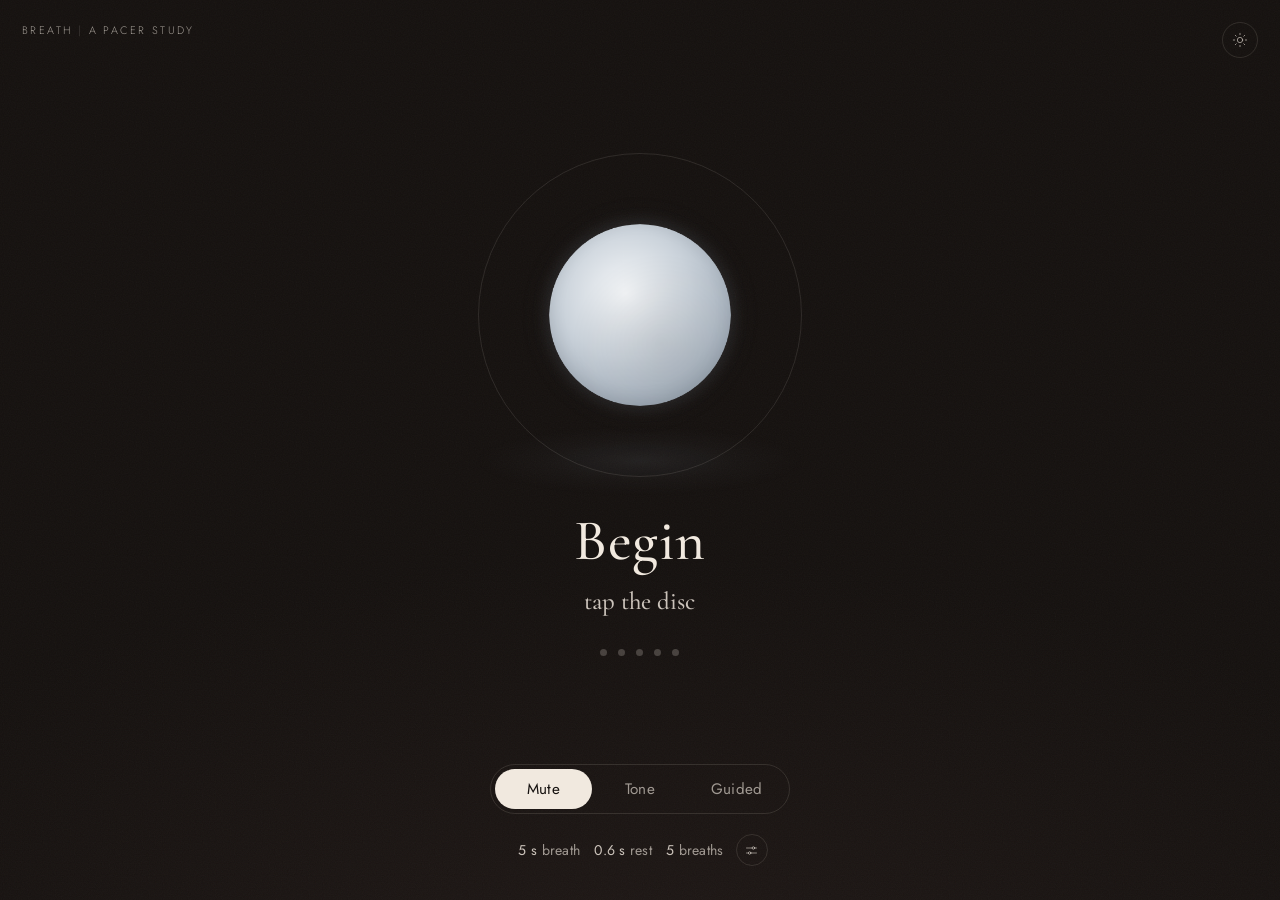
<file: pacer/index.html>
<!DOCTYPE html>
<html lang="en">
<head>
<meta charset="UTF-8">
<meta name="viewport" content="width=device-width, initial-scale=1, maximum-scale=1, user-scalable=no, viewport-fit=cover">
<title>Breath, a pacer study</title>
<link rel="preconnect" href="https://fonts.googleapis.com">
<link rel="preconnect" href="https://fonts.gstatic.com" crossorigin>
<link href="https://fonts.googleapis.com/css2?family=Cormorant+Garamond:ital,wght@0,400;0,500;0,600;1,400;1,500&family=Jost:wght@300;400;500&family=Noto+Serif+Devanagari:wght@400;500&display=swap" rel="stylesheet">
<style>
:root {
  --font-display: 'Cormorant Garamond', Georgia, serif;
  --font-body: 'Jost', system-ui, sans-serif;
  --font-dev: 'Noto Serif Devanagari', serif;

  /* Dusk (default) */
  --bg: #15110F;
  --bg-2: #1F1816;
  --fg: #F1E9DF;
  --fg-soft: rgba(241,233,223,.82);
  --fg-muted: rgba(241,233,223,.62);
  --fg-faint: rgba(241,233,223,.22);
  --line: rgba(241,233,223,.12);
  --panel: rgba(30,24,21,.55);
  --panel-border: rgba(241,233,223,.10);

  /* Disc colour state, driven by JS (0 = moon, 1 = sun) */
  --core: #F4F6F8;
  --mid: #D2D8DF;
  --edge: #8F9CAB;
  --glow: 170,190,210;
  --glow-a: .22;
  --scale: .56;
  --rise: 0px;
}

[data-theme="dawn"] {
  --bg: #F7F2ED;
  --bg-2: #EFE6DC;
  --fg: #1E1A17;
  --fg-soft: rgba(30,26,23,.82);
  --fg-muted: rgba(30,26,23,.64);
  --fg-faint: rgba(30,26,23,.22);
  --line: rgba(30,26,23,.10);
  --panel: rgba(255,255,255,.55);
  --panel-border: rgba(30,26,23,.08);
}

* { box-sizing: border-box; margin: 0; padding: 0; }
html, body { height: 100%; }
body { overflow-y: auto; touch-action: pan-y; }

body {
  font-family: var(--font-body);
  font-weight: 300;
  color: var(--fg);
  background: radial-gradient(120% 80% at 50% 110%, var(--bg-2) 0%, var(--bg) 60%);
  -webkit-font-smoothing: antialiased;
  overflow: hidden;
  transition: background .9s ease, color .9s ease;
  user-select: none;
  -webkit-user-select: none;
  -webkit-tap-highlight-color: transparent;
}

/* Grain */
body::before {
  content: '';
  position: fixed; inset: 0;
  pointer-events: none;
  opacity: .04;
  background-image: url("data:image/svg+xml;utf8,<svg xmlns='http://www.w3.org/2000/svg' width='160' height='160'><filter id='n'><feTurbulence type='fractalNoise' baseFrequency='.85' numOctaves='2' stitchTiles='stitch'/></filter><rect width='100%' height='100%' filter='url(%23n)'/></svg>");
  z-index: 0;
}

.stage {
  position: relative;
  z-index: 1;
  min-height: 100%;
  display: grid;
  grid-template-rows: auto 1fr auto;
  padding: max(22px, env(safe-area-inset-top)) 22px max(22px, env(safe-area-inset-bottom));
}

/* Header */
.top {
  display: flex;
  align-items: flex-start;
  justify-content: space-between;
}
.eyebrow {
  font-size: .68rem;
  letter-spacing: .22em;
  text-transform: uppercase;
  color: var(--fg-muted);
}
.eyebrow span { color: var(--fg-faint); margin: 0 .5em; }
.icons { display: flex; gap: 6px; }
.icon-btn {
  width: 36px; height: 36px;
  border-radius: 50%;
  border: 1px solid var(--line);
  background: transparent;
  color: var(--fg-muted);
  display: grid; place-items: center;
  cursor: pointer;
  transition: color .3s, border-color .3s, background .3s;
}
.icon-btn:hover { color: var(--fg); border-color: var(--fg-faint); }
.icon-btn[aria-pressed="true"] { color: var(--fg); background: var(--panel); }
.icon-btn svg { width: 16px; height: 16px; fill: none; stroke: currentColor; stroke-width: 1.4; stroke-linecap: round; stroke-linejoin: round; }

/* Centre */
.centre {
  display: flex;
  flex-direction: column;
  align-items: center;
  justify-content: center;
  gap: clamp(18px, 4vmin, 40px);
  min-height: 0;
}

.disc-wrap {
  position: relative;
  width: min(62vmin, 420px, 36vh);
  height: min(62vmin, 420px, 36vh);
  display: grid;
  place-items: center;
  cursor: pointer;
}

/* Resting ring: shows the full extent of the breath */
.disc-wrap::before {
  content: '';
  position: absolute;
  inset: 0;
  border-radius: 50%;
  border: 1px solid var(--line);
  opacity: .9;
}

/* Soft pool of light beneath the disc, brightens as it fills */
.ground {
  position: absolute;
  left: 50%; bottom: -6%;
  width: 110%; height: 22%;
  border-radius: 50%;
  background: radial-gradient(ellipse at center, rgba(var(--glow), calc(var(--glow-a) * .5)) 0%, rgba(var(--glow), calc(var(--glow-a) * .15)) 40%, rgba(var(--glow), 0) 72%);
  transform: translateX(-50%) scaleX(calc(.7 + var(--scale) * .4));
  pointer-events: none;
}

.halo {
  position: absolute;
  width: 100%; height: 100%;
  border-radius: 50%;
  background: radial-gradient(circle,
    rgba(var(--glow), calc(var(--glow-a) * .9)) 0%,
    rgba(var(--glow), calc(var(--glow-a) * .55)) 30%,
    rgba(var(--glow), calc(var(--glow-a) * .22)) 46%,
    rgba(var(--glow), calc(var(--glow-a) * .06)) 60%,
    rgba(var(--glow), 0) 70%);
  transform: translateY(var(--rise)) scale(calc(var(--scale) * 1.35));
  will-change: transform;
}

.disc {
  position: absolute;
  width: 100%; height: 100%;
  border-radius: 50%;
  background:
    radial-gradient(circle at 42% 38%, var(--core) 0%, var(--mid) 42%, var(--edge) 100%);
  /* The wide glow lives in .halo (a gradient); keep the disc's own shadow tight so the repainted area stays small */
  box-shadow:
    inset 0 -8px 30px rgba(0,0,0,.10),
    0 0 34px rgba(var(--glow), calc(var(--glow-a) * .9));
  transform: translateY(var(--rise)) scale(var(--scale));
  will-change: transform;
}

/* a whisper of texture on the surface */
.disc::after {
  content: '';
  position: absolute; inset: 0;
  border-radius: 50%;
  background: radial-gradient(circle at 62% 66%, rgba(0,0,0,.08), transparent 55%);
  mix-blend-mode: multiply;
}

/* Labels */
.label {
  text-align: center;
}
.phase {
  font-family: var(--font-display);
  font-weight: 500;
  font-size: clamp(2.6rem, 8vmin, 3.6rem);
  letter-spacing: .01em;
  line-height: 1;
  transition: opacity .55s ease, transform .55s ease;
}
.phase.swap { opacity: 0; transform: translateY(4px); }
.sanskrit {
  margin-top: .6em;
  font-family: var(--font-display);
  font-weight: 500;
  font-size: clamp(1.25rem, 4.2vmin, 1.55rem);
  color: var(--fg-soft);
  transition: opacity .55s ease;
}
.sanskrit .dev { font-family: var(--font-dev); font-weight: 500; font-size: .92em; margin-left: .45em; }
.sanskrit.swap { opacity: 0; }

.counter {
  margin-top: 1.5em;
  margin-bottom: .4em;
  display: flex;
  justify-content: center;
  align-items: center;
  gap: 11px;
  min-height: 18px;
  font-family: var(--font-display);
  font-size: 1.15rem;
  letter-spacing: .06em;
  color: var(--fg-soft);
}
.counter .dot {
  width: 7px; height: 7px;
  border-radius: 50%;
  background: var(--fg-faint);
  transition: background .5s ease, transform .5s ease;
}
.counter .dot.done { background: var(--fg-muted); }
.counter .dot.now { transform: scale(1.5); background: var(--fg); }

/* Controls */
.controls {
  display: flex;
  justify-content: center;
  transition: opacity .6s ease, transform .6s ease, visibility 0s linear 0s;
}
.top { transition: opacity .6s ease, visibility 0s linear 0s; }
/* visibility:hidden after the fade so the panel's backdrop blur stops costing frames while breathing */
.controls.hidden, .top.hidden { opacity: 0; pointer-events: none; visibility: hidden; transition-delay: 0s, 0s, .6s; }
.controls.hidden { transform: translateY(8px); }

.controls { flex-direction: column; align-items: center; gap: 14px; padding-bottom: 6px; }

/* Segmented sound control: one track, a sliding thumb */
.seg {
  position: relative;
  display: grid;
  grid-template-columns: repeat(3, 1fr);
  width: min(100%, 300px);
  padding: 4px;
  border-radius: 999px;
  border: 1px solid var(--line);
}
.seg-thumb {
  position: absolute;
  top: 4px; bottom: 4px; left: 4px;
  width: calc((100% - 8px) / 3);
  border-radius: 999px;
  background: var(--fg);
  transform: translateX(calc(var(--i, 0) * 100%));
  transition: transform .45s cubic-bezier(.4,.1,.2,1);
}
.seg button {
  position: relative;
  font: 400 .95rem var(--font-body);
  letter-spacing: .02em;
  padding: 9px 0;
  border: 0;
  background: none;
  color: var(--fg-muted);
  cursor: pointer;
  transition: color .35s ease;
}
.seg button[aria-pressed="true"] { color: var(--bg); }

/* A quiet line of the current settings, with the same round icon as the theme button as the way in. */
.summary {
  display: inline-flex;
  align-items: center;
  gap: 12px;
  min-height: 44px;
  padding: 2px 2px 2px 8px;
  border: 0;
  background: none;
  cursor: pointer;
  font: 400 .88rem var(--font-body);
  letter-spacing: .02em;
  color: var(--fg-muted);
  transition: color .3s ease;
}
.summary #summary-text { display: inline-flex; gap: 14px; }
.summary #summary-text b { font-weight: 400; color: var(--fg-soft); }
.summary .tune {
  width: 32px; height: 32px;
  flex: none;
  border-radius: 50%;
  border: 1px solid var(--line);
  display: grid; place-items: center;
  transition: border-color .3s ease, color .3s ease;
}
.summary svg {
  width: 15px; height: 15px;
  fill: none;
  stroke: currentColor;
  stroke-width: 1.4;
  stroke-linecap: round;
}
.summary:hover, .summary:focus-visible { color: var(--fg-soft); }
.summary:hover .tune, .summary:focus-visible .tune,
body.sheet-open .summary .tune { border-color: var(--fg-faint); color: var(--fg); }

/* Settings sheet */
.sheet-scrim {
  position: fixed; inset: 0;
  background: rgba(0,0,0,.35);
  opacity: 0; pointer-events: none;
  transition: opacity .4s ease;
  z-index: 5;
}
.sheet {
  position: fixed;
  left: 50%; bottom: 0;
  width: min(100%, 460px);
  transform: translate(-50%, 104%);
  transition: transform .5s cubic-bezier(.3,.1,.2,1);
  z-index: 6;
  padding: 10px 26px max(22px, env(safe-area-inset-bottom));
  border-radius: 24px 24px 0 0;
  background: var(--bg-2);
  border-top: 1px solid var(--panel-border);
  display: flex; flex-direction: column; gap: 6px;
}
body.sheet-open .sheet { transform: translate(-50%, 0); }
body.sheet-open .sheet-scrim { opacity: 1; pointer-events: auto; }
.sheet-grip { width: 36px; height: 4px; border-radius: 4px; background: var(--fg-faint); margin: 0 auto 12px; }

.row {
  display: grid;
  grid-template-columns: 72px 1fr 52px;
  align-items: center;
  gap: 14px;
  min-height: 48px;
}
.row[hidden] { display: none; }
.row-label { font-size: .95rem; color: var(--fg-soft); }
.row output { font: 500 1.15rem var(--font-display); text-align: right; color: var(--fg); }
.row-count { grid-template-columns: 72px 1fr; }
.counts { display: flex; justify-content: space-between; }
.counts button {
  width: 42px; height: 42px;
  display: grid; place-items: center;
  padding: 0 0 1px;
  border-radius: 50%;
  border: 0;
  background: none;
  font: 400 1rem var(--font-body);
  line-height: 1;
  color: var(--fg-muted);
  cursor: pointer;
  transition: background .3s ease, color .3s ease;
}
.counts button[aria-pressed="true"] { background: var(--fg); color: var(--bg); }
.sheet-done {
  margin-top: 10px;
  align-self: center;
  font: 500 .95rem var(--font-body);
  letter-spacing: .04em;
  color: var(--fg);
  background: none;
  border: 1px solid var(--line);
  border-radius: 999px;
  padding: 10px 32px;
  cursor: pointer;
}

input[type=range] {
  -webkit-appearance: none; appearance: none;
  width: 100%; height: 22px;
  background: transparent;
  cursor: pointer;
}
input[type=range]::-webkit-slider-runnable-track {
  height: 1px; background: var(--fg-faint);
}
input[type=range]::-moz-range-track { height: 1px; background: var(--fg-faint); }
input[type=range]::-webkit-slider-thumb {
  -webkit-appearance: none;
  width: 14px; height: 14px; margin-top: -6.5px;
  border-radius: 50%;
  background: var(--fg);
  border: none;
}
input[type=range]::-moz-range-thumb {
  width: 14px; height: 14px; border-radius: 50%;
  background: var(--fg); border: none;
}

</style>
</head>
<body data-theme="dusk">

<main class="stage">
  <header class="top" id="top">
    <div class="eyebrow">Breath<span>|</span>a pacer study</div>
    <div class="icons">
      <button class="icon-btn" id="btn-theme" aria-pressed="false" title="Dawn / Dusk">
        <svg viewBox="0 0 24 24"><circle cx="12" cy="12" r="4"/><path d="M12 2v2M12 20v2M2 12h2M20 12h2M4.9 4.9l1.4 1.4M17.7 17.7l1.4 1.4M4.9 19.1l1.4-1.4M17.7 6.3l1.4-1.4"/></svg>
      </button>
    </div>
  </header>

  <section class="centre">
    <div class="disc-wrap" id="disc" role="button" aria-label="Start or pause the breath">
      <div class="ground"></div>
      <div class="halo"></div>
      <div class="disc"></div>
    </div>

    <div class="label">
      <div class="phase" id="phase">Begin</div>
      <div class="sanskrit" id="sanskrit">tap the disc</div>
      <div class="counter" id="counter"></div>
    </div>
  </section>

  <footer class="controls" id="controls">
    <div class="seg" id="chips-sound" role="radiogroup" aria-label="Sound">
      <span class="seg-thumb" aria-hidden="true"></span>
      <button data-sound="off" aria-pressed="true">Mute</button>
      <button data-sound="tone" aria-pressed="false">Tone</button>
      <button data-sound="guided" aria-pressed="false">Guided</button>
    </div>
    <button class="summary" id="btn-settings" aria-expanded="false" aria-label="Edit breath, rest, and count">
      <span id="summary-text"></span>
      <span class="tune" aria-hidden="true">
        <svg viewBox="0 0 24 24"><path d="M4 8h9M17 8h3M4 16h3M11 16h9"/><circle cx="15" cy="8" r="2"/><circle cx="9" cy="16" r="2"/></svg>
      </span>
    </button>
  </footer>
</main>

<div class="sheet-scrim" id="scrim"></div>
<section class="sheet" id="sheet" aria-label="Settings" aria-hidden="true">
  <div class="sheet-grip" aria-hidden="true"></div>
  <div class="row">
    <span class="row-label">Breath</span>
    <input type="range" id="in-len" min="3" max="10" step="0.5" value="5">
    <output id="out-len">5 s</output>
  </div>
  <div class="row">
    <span class="row-label">Rest</span>
    <input type="range" id="in-hold" min="0" max="3" step="0.2" value="0.6">
    <output id="out-hold">0.6 s</output>
  </div>
  <div class="row row-count">
    <span class="row-label">Breaths</span>
    <div class="counts" id="chips-count">
      <button data-n="5" aria-pressed="true">5</button>
      <button data-n="8" aria-pressed="false">8</button>
      <button data-n="10" aria-pressed="false">10</button>
      <button data-n="25" aria-pressed="false">25</button>
      <button data-n="0" aria-pressed="false">&infin;</button>
    </div>
  </div>
  <button class="sheet-done" id="btn-done">Done</button>
</section>

<script>
(() => {
  // Palette endpoints. t = 1 is full inhale (sun), t = 0 is empty (moon).
  const PAL = {
    dusk: {
      sun:  { core: '#FFF4D6', mid: '#F2C577', edge: '#C9843A', glow: [236,168,86],  a: .48 },
      moon: { core: '#F5F7F9', mid: '#CBD3DB', edge: '#8593A3', glow: [168,186,206], a: .18 },
    },
    dawn: {
      sun:  { core: '#FFF7E0', mid: '#F3C879', edge: '#D08A3C', glow: [228,160,72],  a: .42 },
      moon: { core: '#FFFFFF', mid: '#E6EBF0', edge: '#B7C2CF', glow: [150,170,195], a: .20 },
    },
  };

  const hex2rgb = h => [1,3,5].map(i => parseInt(h.slice(i, i+2), 16));
  const lerp = (a, b, t) => a + (b - a) * t;
  const mix = (ha, hb, t) => {
    const a = hex2rgb(ha), b = hex2rgb(hb);
    return `rgb(${a.map((v,i) => Math.round(lerp(v, b[i], t))).join(',')})`;
  };
  const easeInOut = p => 0.5 - 0.5 * Math.cos(Math.PI * p);
  // Slightly asymmetric feel: inhale fills a touch faster at the start, exhale releases slowly.
  const easeIn  = p => 0.5 - 0.5 * Math.cos(Math.PI * Math.pow(p, .92));
  const easeOut = p => 1 - (0.5 - 0.5 * Math.cos(Math.PI * Math.pow(p, 1.08)));

  const body = document.body;
  const el = {
    disc: document.getElementById('disc'),
    phase: document.getElementById('phase'),
    sanskrit: document.getElementById('sanskrit'),
    counter: document.getElementById('counter'),
    controls: document.getElementById('controls'),
    top: document.getElementById('top'),
    len: document.getElementById('in-len'), outLen: document.getElementById('out-len'),
    hold: document.getElementById('in-hold'), outHold: document.getElementById('out-hold'),
    chips: document.getElementById('chips-count'),
    soundChips: document.getElementById('chips-sound'),
    summary: document.getElementById('summary-text'),
    settings: document.getElementById('btn-settings'),
    sheet: document.getElementById('sheet'),
    scrim: document.getElementById('scrim'),
    done: document.getElementById('btn-done'),
    theme: document.getElementById('btn-theme'),
  };

  const S = {
    running: false,
    phase: 'idle',          // idle | inhale | top | exhale | bottom | done
    phaseStart: 0,
    phaseElapsed: 0,        // for pause / resume
    fullness: 0,            // 0..1
    inhale: 5, exhale: 5, holdTop: .6, holdBottom: .5,
    target: 5, count: 0,
    sound: 'off',           // off | tone | guided
    theme: 'dusk',
  };

  const PHASE_TEXT = {
    idle:   ['Begin', 'tap the disc'],
    inhale: ['Inhale', 'pūraka <span class="dev">पूरक</span>'],
    top:    ['Rest',   'kumbhaka <span class="dev">कुम्भक</span>'],
    exhale: ['Exhale', 'recaka <span class="dev">रेचक</span>'],
    bottom: ['',       ''],
    paused: ['Paused', ''],
    done:   ['Complete', ''],
  };

  let shownPhase = null;
  function showLabel(key) {
    if (key === shownPhase) return;
    const prev = shownPhase;
    shownPhase = key;
    // 'bottom' keeps the Exhale label; no visual flicker between breaths
    if (key === 'bottom') return;
    const [title, sub] = PHASE_TEXT[key];
    el.phase.classList.add('swap'); el.sanskrit.classList.add('swap');
    setTimeout(() => {
      el.phase.textContent = title;
      el.phase.classList.toggle('done', key === 'done');
      el.sanskrit.innerHTML = sub;
      el.phase.classList.remove('swap'); el.sanskrit.classList.remove('swap');
    }, prev === null ? 0 : 280);
  }

  function renderCounter() {
    const c = el.counter;
    if (S.target && S.target <= 10) {
      c.innerHTML = '';
      for (let i = 0; i < S.target; i++) {
        const d = document.createElement('span');
        d.className = 'dot' + (i < S.count ? ' done' : '') + (i === S.count && S.running ? ' now' : '');
        c.appendChild(d);
      }
    } else if (S.target) {
      c.textContent = `${S.count} of ${S.target}`;
    } else {
      c.textContent = S.count ? `${S.count} ${S.count === 1 ? 'breath' : 'breaths'}` : '';
    }
  }

  // Per-frame vars go on the disc wrapper, not :root, so only the disc restyles each frame.
  function paint(f) {
    const p = PAL[S.theme];
    const st = el.disc.style;
    st.setProperty('--core', mix(p.moon.core, p.sun.core, f));
    st.setProperty('--mid',  mix(p.moon.mid,  p.sun.mid,  f));
    st.setProperty('--edge', mix(p.moon.edge, p.sun.edge, f));
    const g = p.moon.glow.map((v, i) => Math.round(lerp(v, p.sun.glow[i], f)));
    st.setProperty('--glow', g.join(','));
    st.setProperty('--glow-a', lerp(p.moon.a, p.sun.a, f).toFixed(3));
    st.setProperty('--scale', (0.56 + 0.38 * f).toFixed(4));
    st.setProperty('--rise', (-(f * 1.5)).toFixed(2) + '%');
  }

  // Audio. S.sound is 'off' | 'tone' | 'guided'.
  // Two fixed notes, a major sixth apart. B3 on the inhale, D3 on the exhale.
  // They overlap only for a short moment as the inhale gives way to the exhale.
  // The exhale note then finishes and goes quiet before the next inhale begins.
  // In Guided the rest at the top is silence as well. Neither note ever slides in pitch.
  let actx = null, sunGain = null, moonGain = null, master = null;
  function makeVoice(hz) {
    const g = actx.createGain(); g.gain.value = 0;
    const real = new Float32Array([0, 0, 0, 0]);
    const imag = new Float32Array([0, 1, 0.12, 0.03]);   // fundamental, a little octave, a trace of the 3rd
    const osc = actx.createOscillator();
    osc.setPeriodicWave(actx.createPeriodicWave(real, imag, { disableNormalization: true }));
    osc.frequency.value = hz;
    osc.connect(g); g.connect(master);
    osc.start();
    return g;
  }
  function ensureAudio() {
    if (actx) return;
    actx = new (window.AudioContext || window.webkitAudioContext)();
    // Full scale into the output, so the phone's own volume buttons are the volume.
    if (navigator.audioSession) navigator.audioSession.type = 'playback';
    master = actx.createGain(); master.gain.value = 1;
    master.connect(actx.destination);
    sunGain = makeVoice(246.94);    // B3, the inhale
    moonGain = makeVoice(146.83);   // D3, a major sixth below, the exhale
  }
  // Peak of one note around -18 dBFS. The phone's volume does the rest.
  const PAD_MAX = 0.12;
  // Shaped in decibels, so the rise is spread across the breath. 24 dB in Tone, 30 in Guided.
  const level = f => {
    const x = Math.min(1, Math.max(0, f));
    const swingDb = S.sound === 'guided' ? 30 : 24;
    return PAD_MAX * Math.pow(10, -swingDb * (1 - x) / 20);
  };

  function restartParam(param, t) {
    param.cancelScheduledValues(t);
    param.setValueAtTime(param.value, t);
  }
  function curve(N, fn) { const a = new Float32Array(N); for (let i = 0; i < N; i++) a[i] = fn(i / (N - 1)); return a; }

  // Scheduled on the audio clock per phase, so it stays in time even if the screen stutters.
  function schedulePad(phase, remainingMs) {
    if (S.sound === 'off' || !actx) return;
    const t = actx.currentTime;
    const lead = 0.12;
    const d = Math.max(0.05, remainingMs / 1000);
    const total = Math.max(d, durationOf(phase) / 1000);
    const span = Math.max(0.02, d - lead - 0.002);
    const t0 = t + lead + 0.001;
    const guided = S.sound === 'guided';
    // Where we are in the whole phase, so a resume does not replay the envelope from the start.
    const uOf = p => Math.min(1, ((total - d) + lead + p * span) / total);
    restartParam(sunGain.gain, t);
    restartParam(moonGain.gain, t);

    if (guided && phase === 'top') {
      sunGain.gain.linearRampToValueAtTime(0, t + 0.35);
      moonGain.gain.linearRampToValueAtTime(0, t + 0.35);
      return;
    }

    const rise = Math.min(0.6, total * 0.2);
    const fall = Math.min(0.95, total * 0.26);
    const hand = Math.min(0.45, total * 0.18);
    const moonExhale = u => {
      const tSec = u * total;
      const fallStart = Math.max(rise + 0.2, total - fall);
      if (tSec <= rise) return level(tSec / Math.max(0.05, rise));
      if (tSec <= fallStart) return PAD_MAX;
      const k = Math.min(1, (tSec - fallStart) / Math.max(0.05, total - fallStart));
      return PAD_MAX * Math.cos(k * Math.PI / 2);
    };
    const sunExhale = u => {
      if (guided) return 0;
      const tSec = u * total;
      if (tSec >= hand) return 0;
      return PAD_MAX * Math.cos((tSec / hand) * Math.PI / 2);
    };

    let sunAt, moonAt, moving;
    if (phase === 'inhale') {
      sunAt = p => level(easeIn(uOf(p)));
      moonAt = () => 0;
      moving = true;
    } else if (phase === 'exhale') {
      sunAt = p => sunExhale(uOf(p));
      moonAt = p => moonExhale(uOf(p));
      moving = true;
    } else if (phase === 'top') {
      sunAt = () => PAD_MAX;
      moonAt = () => 0;
      moving = false;
    } else {
      sunAt = () => 0;
      moonAt = () => 0;
      moving = false;
    }

    sunGain.gain.linearRampToValueAtTime(sunAt(0), t + lead);
    moonGain.gain.linearRampToValueAtTime(moonAt(0), t + lead);
    if (moving) {
      sunGain.gain.setValueCurveAtTime(curve(64, sunAt), t0, span);
      moonGain.gain.setValueCurveAtTime(curve(64, moonAt), t0, span);
    }
  }
  function audioOff() {
    if (!actx) return;
    const t = actx.currentTime;
    [sunGain, moonGain].forEach(g => {
      restartParam(g.gain, t);
      g.gain.setTargetAtTime(0, t, 0.2);
    });
  }
  // Loop
  function durationOf(phase) {
    return { inhale: S.inhale, top: S.holdTop, exhale: S.exhale, bottom: S.holdBottom }[phase] * 1000;
  }
  function nextPhase(phase) {
    return { inhale: 'top', top: 'exhale', exhale: 'bottom', bottom: 'inhale' }[phase];
  }

  function enter(phase, now) {
    S.phase = phase; S.phaseStart = now; S.phaseElapsed = 0;
    if (phase === 'inhale' && S.target && S.count >= S.target) { finish(); return; }
    showLabel(phase);
    renderCounter();
    schedulePad(phase, durationOf(phase));
  }

  function frame(now) {
    if (!S.running) return;
    let elapsed = now - S.phaseStart;
    let dur = durationOf(S.phase);
    while (elapsed >= dur) {
      if (S.phase === 'exhale') S.count++;
      const carry = elapsed - dur;
      enter(nextPhase(S.phase), now - carry);
      if (!S.running) return;
      elapsed = now - S.phaseStart;
      dur = durationOf(S.phase);
    }
    const p = dur > 0 ? elapsed / dur : 1;
    switch (S.phase) {
      case 'inhale': S.fullness = easeIn(p); break;
      case 'top':    S.fullness = 1; break;
      case 'exhale': S.fullness = easeOut(p); break;
      case 'bottom': S.fullness = 0; break;
    }
    paint(S.fullness);
    requestAnimationFrame(frame);
  }

  function start() {
    if (S.phase === 'done' || S.phase === 'idle') { S.count = 0; S.phase = 'idle'; }
    S.running = true;
    if (S.sound !== 'off') { ensureAudio(); actx.resume(); }
    const now = performance.now();
    if (S.phase === 'idle') enter('inhale', now);
    else {
      S.phaseStart = now - S.phaseElapsed;
      showLabel(S.phase);
      schedulePad(S.phase, durationOf(S.phase) - S.phaseElapsed);
    }
    renderCounter();
    requestAnimationFrame(frame);
    scheduleHide();
  }
  function pause() {
    S.running = false;
    S.phaseElapsed = performance.now() - S.phaseStart;
    showLabel('paused');
    renderCounter();
    audioOff();
    showControls();
  }
  function finish() {
    S.running = false;
    S.phase = 'done';
    showLabel('done');
    renderCounter();
    audioOff();
    settle(0);
    showControls();
  }
  // Glide fullness toward a value when not running (used for finish and reset)
  function settle(to) {
    const from = S.fullness, t0 = performance.now(), d = 1800;
    const step = now => {
      if (S.running) return;
      const p = Math.min(1, (now - t0) / d);
      S.fullness = lerp(from, to, easeInOut(p));
      paint(S.fullness);
      if (p < 1) requestAnimationFrame(step);
    };
    requestAnimationFrame(step);
  }

  // Controls auto-hide while breathing
  let hideTimer = null;
  function scheduleHide() {
    clearTimeout(hideTimer);
    hideTimer = setTimeout(() => {
      if (S.running) { el.controls.classList.add('hidden'); el.top.classList.add('hidden'); }
    }, 3200);
  }
  function showControls() {
    el.controls.classList.remove('hidden'); el.top.classList.remove('hidden');
    if (S.running) scheduleHide();
  }
  ['pointermove', 'pointerdown', 'keydown', 'touchstart'].forEach(ev =>
    window.addEventListener(ev, showControls, { passive: true }));

  // iOS Safari ignores user-scalable=no. Block pinch and double-tap zoom directly,
  // since tapping the disc repeatedly must never change the page scale.
  ['gesturestart', 'gesturechange', 'gestureend'].forEach(ev =>
    document.addEventListener(ev, e => e.preventDefault(), { passive: false }));
  let lastTouchEnd = 0;
  document.addEventListener('touchend', e => {
    const now = Date.now();
    if (now - lastTouchEnd < 350) e.preventDefault();
    lastTouchEnd = now;
  }, { passive: false });

  // Wire up
  el.disc.addEventListener('click', () => S.running ? pause() : start());
  window.addEventListener('keydown', e => {
    if (e.code === 'Space') { e.preventDefault(); S.running ? pause() : start(); }
  });

  const fmt = v => `${parseFloat(v)} s`;
  function renderSummary() {
    const n = S.target ? `<b>${S.target}</b> breaths` : '<b>open</b> count';
    el.summary.innerHTML =
      `<span><b>${fmt(S.inhale)}</b> breath</span><span><b>${fmt(S.holdTop)}</b> rest</span><span>${n}</span>`;
  }
  el.len.addEventListener('input', () => {
    S.inhale = S.exhale = parseFloat(el.len.value);
    el.outLen.textContent = fmt(el.len.value);
    renderSummary();
  });
  el.hold.addEventListener('input', () => {
    S.holdTop = parseFloat(el.hold.value);
    el.outHold.textContent = fmt(el.hold.value);
    renderSummary();
  });
  el.chips.addEventListener('click', e => {
    const b = e.target.closest('button'); if (!b) return;
    el.chips.querySelectorAll('button').forEach(c => c.setAttribute('aria-pressed', c === b));
    S.target = parseInt(b.dataset.n, 10);
    if (!S.running) { S.count = 0; if (S.phase === 'done') { S.phase = 'idle'; showLabel('idle'); } }
    renderCounter();
    renderSummary();
  });

  const SOUND_ORDER = ['off', 'tone', 'guided'];
  function applySoundMode() {
    el.soundChips.style.setProperty('--i', SOUND_ORDER.indexOf(S.sound));
    el.soundChips.querySelectorAll('button').forEach(c => c.setAttribute('aria-pressed', c.dataset.sound === S.sound));
    if (S.sound !== 'off') {
      ensureAudio(); actx.resume();
      if (S.running) schedulePad(S.phase, durationOf(S.phase) - (performance.now() - S.phaseStart));
    } else audioOff();
  }
  el.soundChips.addEventListener('click', e => {
    const b = e.target.closest('button'); if (!b) return;
    S.sound = b.dataset.sound;
    applySoundMode();
  });

  function openSheet(open) {
    body.classList.toggle('sheet-open', open);
    el.settings.setAttribute('aria-expanded', open);
    el.sheet.setAttribute('aria-hidden', !open);
  }
  el.settings.addEventListener('click', () => openSheet(true));
  el.done.addEventListener('click', () => openSheet(false));
  el.scrim.addEventListener('click', () => openSheet(false));
  el.theme.addEventListener('click', () => {
    S.theme = S.theme === 'dusk' ? 'dawn' : 'dusk';
    body.dataset.theme = S.theme;
    el.theme.setAttribute('aria-pressed', S.theme === 'dawn');
    paint(S.fullness);
  });

  // Initial (supports ?theme=dawn and ?auto=1 for linking straight into a breath)
  const q = new URLSearchParams(location.search);
  if (q.get('theme') === 'dawn') el.theme.click();
  paint(0);
  showLabel('idle');
  renderCounter();
  renderSummary();
  if (q.has('f')) {            // static preview of a given fullness, e.g. ?f=1 for the sun state
    S.fullness = Math.min(1, Math.max(0, parseFloat(q.get('f')) || 0));
    paint(S.fullness);
    showLabel(S.fullness > .5 ? 'inhale' : 'exhale');
  }
  if (q.get('auto') === '1') start();
})();
</script>
</body>
</html>
</file>
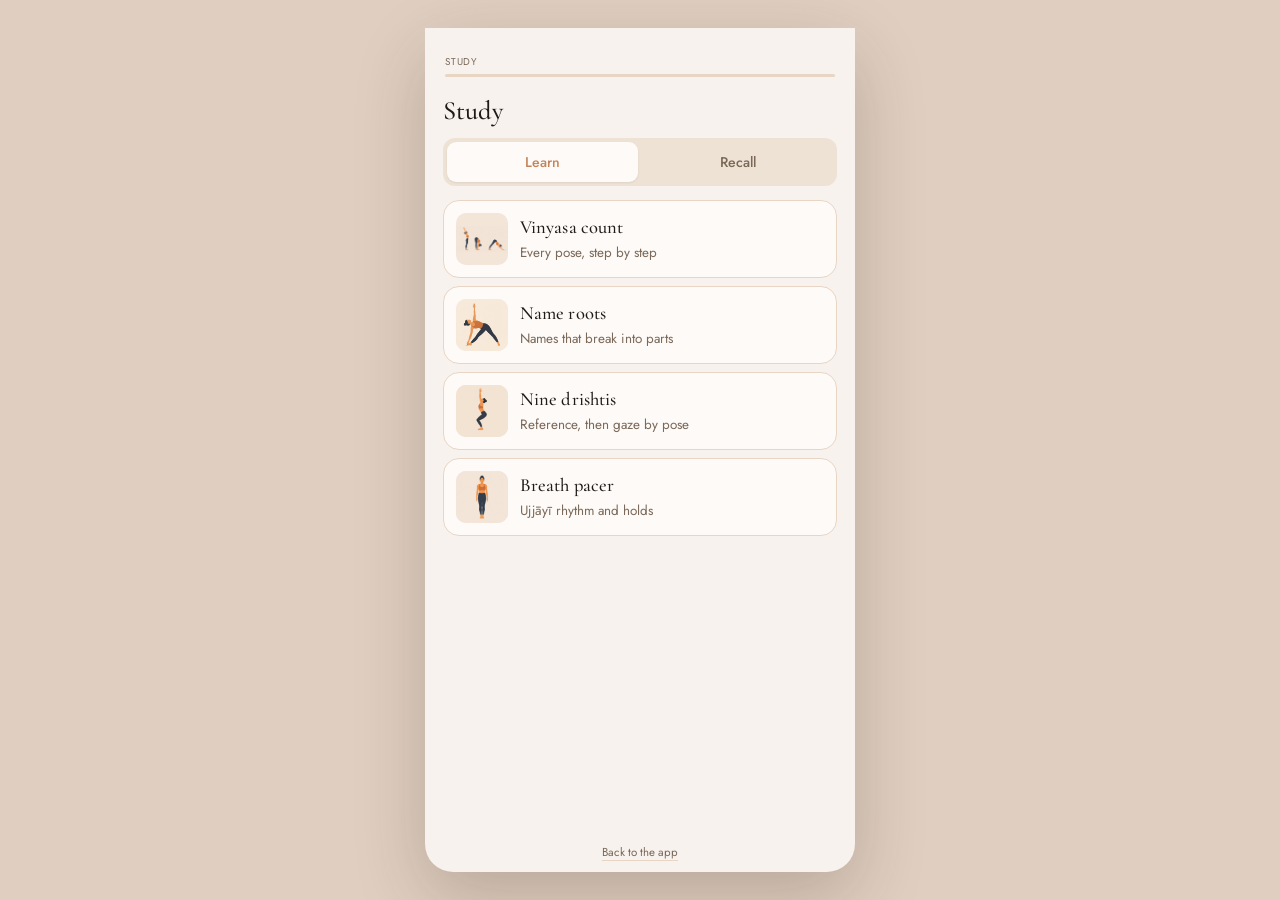
<file: study/index.html>
<!DOCTYPE html>
<html lang="en">
<head>
<meta charset="UTF-8">
<meta name="viewport" content="width=device-width, initial-scale=1, maximum-scale=1, user-scalable=no, viewport-fit=cover">
<title>Study</title>
<link rel="preconnect" href="https://fonts.googleapis.com">
<link rel="preconnect" href="https://fonts.gstatic.com" crossorigin>
<link href="https://fonts.googleapis.com/css2?family=Cormorant+Garamond:ital,wght@0,400;0,500;0,600;1,400;1,500&family=Jost:wght@400;500&family=Noto+Serif+Devanagari:wght@400;500&display=swap" rel="stylesheet">
<link rel="stylesheet" href="study.css">
</head>
<body>
<header class="study-top">
  <div class="progress-wrap">
    <div class="progress-meta" id="study-progress-meta">Study</div>
    <div class="progress-bar"><div class="progress-fill" id="study-progress-fill"></div></div>
  </div>
</header>

<main class="app-main">
  <div id="view-hub" class="view">
    <h1 class="study-page-title">Study</h1>
    <div class="seg has-thumb" id="hub-seg" role="tablist">
      <button type="button" id="tab-learn" class="active" role="tab" aria-selected="true">Learn</button>
      <button type="button" id="tab-recall" role="tab" aria-selected="false">Recall</button>
    </div>
    <div class="hub-list-wrap" id="hub-list-wrap">
      <div id="hub-list"></div>
    </div>
  </div>

  <div id="view-drill" class="view hidden">
    <button type="button" id="btn-back" class="drill-back">← All topics</button>
    <div class="card drill-card" id="drill-card">
      <div class="drill-head">
        <h2 class="drill-topic" id="drill-title"></h2>
        <div class="drill-tools" id="drill-tools"></div>
      </div>
      <div id="drill-body"></div>
    </div>
  </div>
</main>

<footer class="app-foot">
  <a href="../index.html">Back to the app</a>
</footer>

<script src="poses-data.js"></script>
<script src="pose-image-bg.js"></script>
<script src="vinyasa-counts.js"></script>
<script src="app.js"></script>
</body>
</html>
</file>
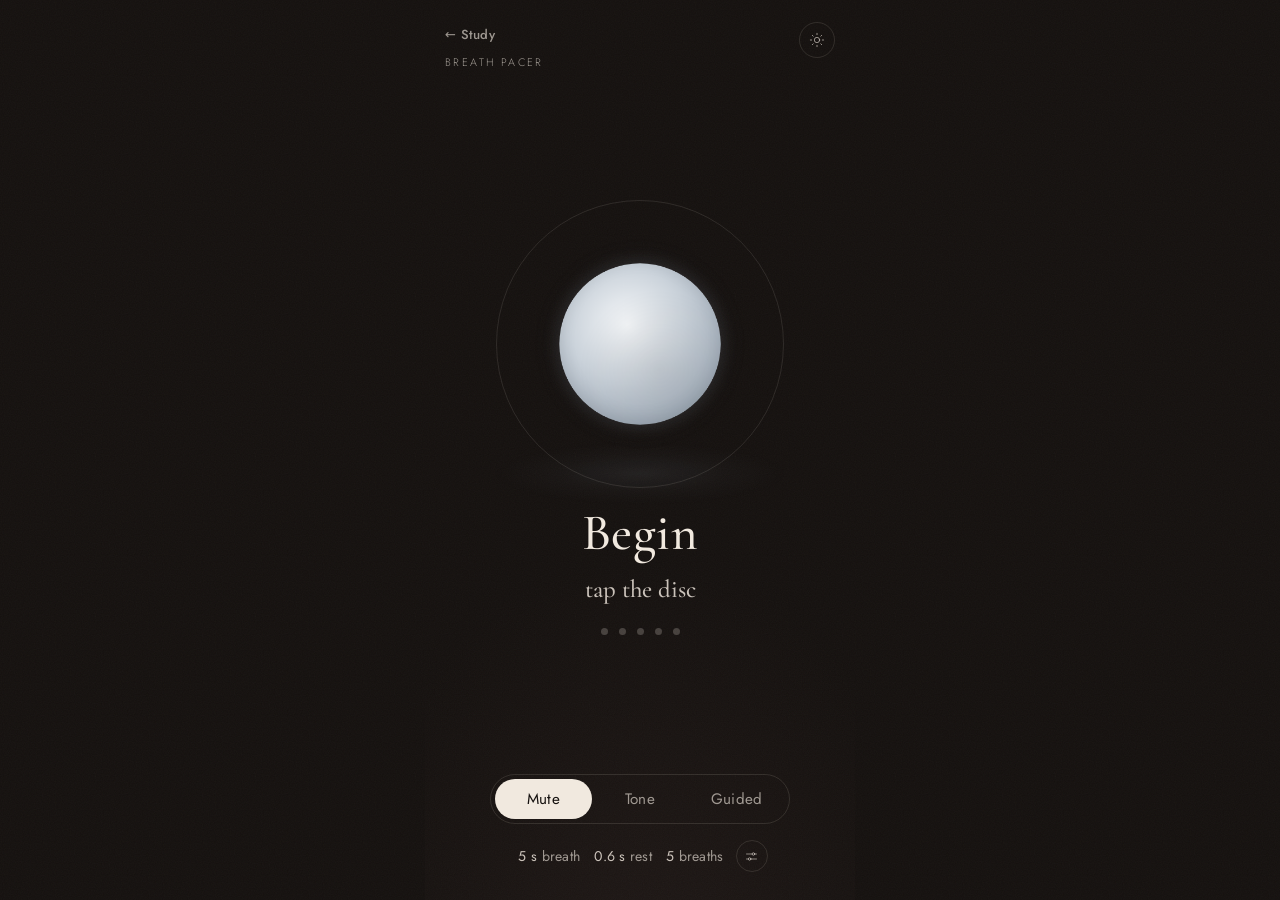
<file: study/breath-pacer.html>
<!DOCTYPE html>
<html lang="en">
<head>
<meta charset="UTF-8">
<meta name="viewport" content="width=device-width, initial-scale=1, maximum-scale=1, user-scalable=no, viewport-fit=cover">
<meta name="theme-color" content="#15110F" id="meta-theme-color">
<meta name="apple-mobile-web-app-status-bar-style" content="black-translucent">
<title>Breath pacer</title>
<script>if (navigator.standalone) document.documentElement.classList.add('ios-standalone');</script>
<link rel="preconnect" href="https://fonts.googleapis.com">
<link rel="preconnect" href="https://fonts.gstatic.com" crossorigin>
<link href="https://fonts.googleapis.com/css2?family=Cormorant+Garamond:ital,wght@0,400;0,500;0,600;1,400;1,500&family=Jost:wght@300;400;500&family=Noto+Serif+Devanagari:wght@400;500&display=swap" rel="stylesheet">
<style>
:root {
  --font-display: 'Cormorant Garamond', Georgia, serif;
  --font-body: 'Jost', system-ui, sans-serif;
  --font-dev: 'Noto Serif Devanagari', serif;

  /* Dusk (default) */
  --bg: #15110F;
  --bg-2: #1F1816;
  --fg: #F1E9DF;
  --fg-soft: rgba(241,233,223,.82);
  --fg-muted: rgba(241,233,223,.62);
  --fg-faint: rgba(241,233,223,.22);
  --line: rgba(241,233,223,.12);
  --panel: rgba(30,24,21,.55);
  --panel-border: rgba(241,233,223,.10);

  /* Disc colour state, driven by JS (0 = moon, 1 = sun) */
  --core: #F4F6F8;
  --mid: #D2D8DF;
  --edge: #8F9CAB;
  --glow: 170,190,210;
  --glow-a: .22;
  --scale: .56;
  --rise: 0px;
  --sat: env(safe-area-inset-top, 0px);
  --sab: env(safe-area-inset-bottom, 0px);
}

[data-theme="dawn"] {
  --bg: #F7F2ED;
  --bg-2: #EFE6DC;
  --fg: #1E1A17;
  --fg-soft: rgba(30,26,23,.82);
  --fg-muted: rgba(30,26,23,.64);
  --fg-faint: rgba(30,26,23,.22);
  --line: rgba(30,26,23,.10);
  --panel: rgba(255,255,255,.55);
  --panel-border: rgba(30,26,23,.08);
}

* { box-sizing: border-box; margin: 0; padding: 0; }
html {
  min-height: 100%;
  background: var(--bg);
  transition: background .9s ease, background-color .9s ease;
}
html::after {
  content: '';
  position: fixed;
  top: 0;
  left: 0;
  right: 0;
  height: var(--sat);
  background: var(--bg);
  pointer-events: none;
  z-index: 2;
  transition: background .9s ease;
}
html.ios-standalone,
@media (display-mode: standalone) {
  html {
    height: 100lvh;
    min-height: 100lvh;
    overflow: hidden;
    background: var(--bg);
  }
}
body {
  font-family: var(--font-body);
  font-weight: 300;
  color: var(--fg);
  height: 100svh;
  max-height: 100lvh;
  background: radial-gradient(120% 80% at 50% 110%, var(--bg-2) 0%, var(--bg) 60%);
  background-color: var(--bg);
  -webkit-font-smoothing: antialiased;
  overflow: hidden;
  transition: background .9s ease, color .9s ease, background-color .9s ease;
  user-select: none;
  -webkit-user-select: none;
  -webkit-tap-highlight-color: transparent;
  max-width: 430px;
  margin: 0 auto;
}
html.ios-standalone body,
@media (display-mode: standalone) {
  body { height: 100lvh; max-height: 100lvh; }
}
/* Paint safe-area bands so nothing shows cream/white from the host page */
body::after {
  content: '';
  position: fixed;
  left: 0;
  right: 0;
  bottom: 0;
  height: var(--sab);
  background: var(--bg);
  pointer-events: none;
  z-index: 0;
  transition: background .9s ease;
}

/* Grain */
body::before {
  content: '';
  position: fixed; inset: 0;
  pointer-events: none;
  opacity: .04;
  background-image: url("data:image/svg+xml;utf8,<svg xmlns='http://www.w3.org/2000/svg' width='160' height='160'><filter id='n'><feTurbulence type='fractalNoise' baseFrequency='.85' numOctaves='2' stitchTiles='stitch'/></filter><rect width='100%' height='100%' filter='url(%23n)'/></svg>");
  z-index: 0;
}

.stage {
  position: relative;
  z-index: 1;
  height: 100%;
  display: flex;
  flex-direction: column;
  padding: calc(22px + var(--sat)) 20px calc(12px + max(8px, var(--sab)));
  overflow: hidden;
}
html.ios-standalone .stage,
@media (display-mode: standalone) {
  .stage {
    padding-top: calc(30px + var(--sat));
    padding-bottom: calc(16px + var(--sab));
  }
}
.top,
.controls {
  flex-shrink: 0;
}

/* Header */
.top {
  display: flex;
  align-items: flex-start;
  justify-content: space-between;
}
.eyebrow {
  font-size: .68rem;
  letter-spacing: .22em;
  text-transform: uppercase;
  color: var(--fg-muted);
}
.eyebrow span { color: var(--fg-faint); margin: 0 .5em; }
.study-back {
  display: inline-block;
  margin-bottom: 10px;
  font: 500 .82rem var(--font-body);
  color: var(--fg-muted);
  text-decoration: none;
  letter-spacing: .02em;
}
.study-back:hover, .study-back:focus-visible { color: var(--fg-soft); }
.icons { display: flex; gap: 6px; }
.icon-btn {
  width: 36px; height: 36px;
  border-radius: 50%;
  border: 1px solid var(--line);
  background: transparent;
  color: var(--fg-muted);
  display: grid; place-items: center;
  cursor: pointer;
  transition: color .3s, border-color .3s, background .3s;
}
.icon-btn:hover { color: var(--fg); border-color: var(--fg-faint); }
.icon-btn[aria-pressed="true"] { color: var(--fg); background: var(--panel); }
.icon-btn svg { width: 16px; height: 16px; fill: none; stroke: currentColor; stroke-width: 1.4; stroke-linecap: round; stroke-linejoin: round; }

/* Centre */
.centre {
  flex: 1 1 0;
  display: flex;
  flex-direction: column;
  align-items: center;
  justify-content: center;
  gap: clamp(6px, 2.2vmin, 28px);
  min-height: 0;
  overflow: hidden;
}

.disc-wrap {
  position: relative;
  flex: 0 1 auto;
  --disc-size: min(56vmin, 32svh, 34dvh, 320px);
  width: min(var(--disc-size), 100%);
  height: min(var(--disc-size), 100%);
  max-width: 100%;
  display: grid;
  place-items: center;
  cursor: pointer;
}
/* Resting ring: shows the full extent of the breath */
.disc-wrap::before {
  content: '';
  position: absolute;
  inset: 0;
  border-radius: 50%;
  border: 1px solid var(--line);
  opacity: .9;
}

/* Soft pool of light beneath the disc, brightens as it fills */
.ground {
  position: absolute;
  left: 50%; bottom: -6%;
  width: 110%; height: 22%;
  border-radius: 50%;
  background: radial-gradient(ellipse at center, rgba(var(--glow), calc(var(--glow-a) * .5)) 0%, rgba(var(--glow), calc(var(--glow-a) * .15)) 40%, rgba(var(--glow), 0) 72%);
  transform: translateX(-50%) scaleX(calc(.7 + var(--scale) * .4));
  pointer-events: none;
}

.halo {
  position: absolute;
  width: 100%; height: 100%;
  border-radius: 50%;
  background: radial-gradient(circle,
    rgba(var(--glow), calc(var(--glow-a) * .9)) 0%,
    rgba(var(--glow), calc(var(--glow-a) * .55)) 30%,
    rgba(var(--glow), calc(var(--glow-a) * .22)) 46%,
    rgba(var(--glow), calc(var(--glow-a) * .06)) 60%,
    rgba(var(--glow), 0) 70%);
  transform: translateY(var(--rise)) scale(calc(var(--scale) * 1.35));
  will-change: transform;
}

.disc {
  position: absolute;
  width: 100%; height: 100%;
  border-radius: 50%;
  background:
    radial-gradient(circle at 42% 38%, var(--core) 0%, var(--mid) 42%, var(--edge) 100%);
  /* The wide glow lives in .halo (a gradient); keep the disc's own shadow tight so the repainted area stays small */
  box-shadow:
    inset 0 -8px 30px rgba(0,0,0,.10),
    0 0 34px rgba(var(--glow), calc(var(--glow-a) * .9));
  transform: translateY(var(--rise)) scale(var(--scale));
  will-change: transform;
}

/* a whisper of texture on the surface */
.disc::after {
  content: '';
  position: absolute; inset: 0;
  border-radius: 50%;
  background: radial-gradient(circle at 62% 66%, rgba(0,0,0,.08), transparent 55%);
  mix-blend-mode: multiply;
}

/* Labels */
.label {
  flex-shrink: 0;
  max-width: 100%;
  text-align: center;
}
.phase {
  font-family: var(--font-display);
  font-weight: 500;
  font-size: clamp(2rem, 6.5vmin, 3.2rem);
  letter-spacing: .01em;
  line-height: 1;
  transition: opacity .55s ease, transform .55s ease;
}
.phase.swap { opacity: 0; transform: translateY(4px); }
.sanskrit {
  margin-top: .6em;
  font-family: var(--font-display);
  font-weight: 500;
  font-size: clamp(1.25rem, 4.2vmin, 1.55rem);
  color: var(--fg-soft);
  transition: opacity .55s ease;
}
.sanskrit .dev { font-family: var(--font-dev); font-weight: 500; font-size: .92em; margin-left: .45em; }
.sanskrit.swap { opacity: 0; }

.counter {
  margin-top: clamp(.6em, 2vmin, 1.2em);
  margin-bottom: .2em;
  display: flex;
  justify-content: center;
  align-items: center;
  gap: 11px;
  min-height: 18px;
  font-family: var(--font-display);
  font-size: 1.15rem;
  letter-spacing: .06em;
  color: var(--fg-soft);
}
.counter .dot {
  width: 7px; height: 7px;
  border-radius: 50%;
  background: var(--fg-faint);
  transition: background .5s ease, transform .5s ease;
}
.counter .dot.done { background: var(--fg-muted); }
.counter .dot.now { transform: scale(1.5); background: var(--fg); }

/* Controls */
.controls {
  display: flex;
  justify-content: center;
  transition: opacity .6s ease, transform .6s ease, visibility 0s linear 0s;
}
.top { transition: opacity .6s ease, visibility 0s linear 0s; }
/* visibility:hidden after the fade so the panel's backdrop blur stops costing frames while breathing */
.controls.hidden, .top.hidden { opacity: 0; pointer-events: none; visibility: hidden; transition-delay: 0s, 0s, .6s; }
.controls.hidden { transform: translateY(8px); }

.controls {
  flex-direction: column;
  align-items: center;
  gap: 10px;
  padding-bottom: 2px;
}
@media (max-height: 720px) {
  .study-back { margin-bottom: 6px; }
  .eyebrow { font-size: .62rem; }
  .disc-wrap { --disc-size: min(50vmin, 26svh, 240px); }
  .sanskrit { margin-top: .35em; font-size: clamp(1.05rem, 3.8vmin, 1.35rem); }
  .seg button { padding: 8px 0; font-size: .9rem; }
}

/* Segmented sound control: one track, a sliding thumb */
.seg {
  position: relative;
  display: grid;
  grid-template-columns: repeat(3, 1fr);
  width: min(100%, 300px);
  padding: 4px;
  border-radius: 999px;
  border: 1px solid var(--line);
}
.seg-thumb {
  position: absolute;
  top: 4px; bottom: 4px; left: 4px;
  width: calc((100% - 8px) / 3);
  border-radius: 999px;
  background: var(--fg);
  transform: translateX(calc(var(--i, 0) * 100%));
  transition: transform .45s cubic-bezier(.4,.1,.2,1);
}
.seg button {
  position: relative;
  font: 400 .95rem var(--font-body);
  letter-spacing: .02em;
  padding: 9px 0;
  border: 0;
  background: none;
  color: var(--fg-muted);
  cursor: pointer;
  transition: color .35s ease;
}
.seg button[aria-pressed="true"] { color: var(--bg); }

/* A quiet line of the current settings, with the same round icon as the theme button as the way in. */
.summary {
  display: inline-flex;
  align-items: center;
  gap: 12px;
  min-height: 44px;
  padding: 2px 2px 2px 8px;
  border: 0;
  background: none;
  cursor: pointer;
  font: 400 .88rem var(--font-body);
  letter-spacing: .02em;
  color: var(--fg-muted);
  transition: color .3s ease;
}
.summary #summary-text { display: inline-flex; gap: 14px; }
.summary #summary-text b { font-weight: 400; color: var(--fg-soft); }
.summary .tune {
  width: 32px; height: 32px;
  flex: none;
  border-radius: 50%;
  border: 1px solid var(--line);
  display: grid; place-items: center;
  transition: border-color .3s ease, color .3s ease;
}
.summary svg {
  width: 15px; height: 15px;
  fill: none;
  stroke: currentColor;
  stroke-width: 1.4;
  stroke-linecap: round;
}
.summary:hover, .summary:focus-visible { color: var(--fg-soft); }
.summary:hover .tune, .summary:focus-visible .tune,
body.sheet-open .summary .tune { border-color: var(--fg-faint); color: var(--fg); }

/* Settings sheet */
.sheet-scrim {
  position: fixed; inset: 0;
  background: rgba(0,0,0,.35);
  opacity: 0; pointer-events: none;
  transition: opacity .4s ease;
  z-index: 5;
}
.sheet {
  position: fixed;
  left: 50%; bottom: 0;
  width: min(100%, 460px);
  transform: translate(-50%, 104%);
  transition: transform .5s cubic-bezier(.3,.1,.2,1);
  z-index: 6;
  padding: 10px 26px max(22px, env(safe-area-inset-bottom));
  border-radius: 24px 24px 0 0;
  background: var(--bg-2);
  border-top: 1px solid var(--panel-border);
  display: flex; flex-direction: column; gap: 6px;
}
body.sheet-open .sheet { transform: translate(-50%, 0); }
body.sheet-open .sheet-scrim { opacity: 1; pointer-events: auto; }
.sheet-grip { width: 36px; height: 4px; border-radius: 4px; background: var(--fg-faint); margin: 0 auto 12px; }

.row {
  display: grid;
  grid-template-columns: 72px 1fr 52px;
  align-items: center;
  gap: 14px;
  min-height: 48px;
}
.row[hidden] { display: none; }
.row-label { font-size: .95rem; color: var(--fg-soft); }
.row output { font: 500 1.15rem var(--font-display); text-align: right; color: var(--fg); }
.row-count { grid-template-columns: 72px 1fr; }
.counts { display: flex; justify-content: space-between; }
.counts button {
  width: 42px; height: 42px;
  display: grid; place-items: center;
  padding: 0 0 1px;
  border-radius: 50%;
  border: 0;
  background: none;
  font: 400 1rem var(--font-body);
  line-height: 1;
  color: var(--fg-muted);
  cursor: pointer;
  transition: background .3s ease, color .3s ease;
}
.counts button[aria-pressed="true"] { background: var(--fg); color: var(--bg); }
.sheet-done {
  margin-top: 10px;
  align-self: center;
  font: 500 .95rem var(--font-body);
  letter-spacing: .04em;
  color: var(--fg);
  background: none;
  border: 1px solid var(--line);
  border-radius: 999px;
  padding: 10px 32px;
  cursor: pointer;
}

input[type=range] {
  -webkit-appearance: none; appearance: none;
  width: 100%; height: 22px;
  background: transparent;
  cursor: pointer;
}
input[type=range]::-webkit-slider-runnable-track {
  height: 1px; background: var(--fg-faint);
}
input[type=range]::-moz-range-track { height: 1px; background: var(--fg-faint); }
input[type=range]::-webkit-slider-thumb {
  -webkit-appearance: none;
  width: 14px; height: 14px; margin-top: -6.5px;
  border-radius: 50%;
  background: var(--fg);
  border: none;
}
input[type=range]::-moz-range-thumb {
  width: 14px; height: 14px; border-radius: 50%;
  background: var(--fg); border: none;
}

</style>
</head>
<body data-theme="dusk">

<main class="stage">
  <header class="top" id="top">
    <div>
      <a class="study-back" href="index.html">← Study</a>
      <div class="eyebrow">Breath pacer</div>
    </div>
    <div class="icons">
      <button class="icon-btn" id="btn-theme" aria-pressed="false" title="Dawn / Dusk">
        <svg viewBox="0 0 24 24"><circle cx="12" cy="12" r="4"/><path d="M12 2v2M12 20v2M2 12h2M20 12h2M4.9 4.9l1.4 1.4M17.7 17.7l1.4 1.4M4.9 19.1l1.4-1.4M17.7 6.3l1.4-1.4"/></svg>
      </button>
    </div>
  </header>

  <section class="centre">
    <div class="disc-wrap" id="disc" role="button" aria-label="Start or pause the breath">
      <div class="ground"></div>
      <div class="halo"></div>
      <div class="disc"></div>
    </div>

    <div class="label">
      <div class="phase" id="phase">Begin</div>
      <div class="sanskrit" id="sanskrit">tap the disc</div>
      <div class="counter" id="counter"></div>
    </div>
  </section>

  <footer class="controls" id="controls">
    <div class="seg" id="chips-sound" role="radiogroup" aria-label="Sound">
      <span class="seg-thumb" aria-hidden="true"></span>
      <button data-sound="off" aria-pressed="true">Mute</button>
      <button data-sound="tone" aria-pressed="false">Tone</button>
      <button data-sound="guided" aria-pressed="false">Guided</button>
    </div>
    <button class="summary" id="btn-settings" aria-expanded="false" aria-label="Edit breath, rest, and count">
      <span id="summary-text"></span>
      <span class="tune" aria-hidden="true">
        <svg viewBox="0 0 24 24"><path d="M4 8h9M17 8h3M4 16h3M11 16h9"/><circle cx="15" cy="8" r="2"/><circle cx="9" cy="16" r="2"/></svg>
      </span>
    </button>
  </footer>
</main>

<div class="sheet-scrim" id="scrim"></div>
<section class="sheet" id="sheet" aria-label="Settings" aria-hidden="true">
  <div class="sheet-grip" aria-hidden="true"></div>
  <div class="row">
    <span class="row-label">Breath</span>
    <input type="range" id="in-len" min="3" max="10" step="0.5" value="5">
    <output id="out-len">5 s</output>
  </div>
  <div class="row">
    <span class="row-label">Rest</span>
    <input type="range" id="in-hold" min="0" max="3" step="0.2" value="0.6">
    <output id="out-hold">0.6 s</output>
  </div>
  <div class="row row-count">
    <span class="row-label">Breaths</span>
    <div class="counts" id="chips-count">
      <button data-n="5" aria-pressed="true">5</button>
      <button data-n="8" aria-pressed="false">8</button>
      <button data-n="10" aria-pressed="false">10</button>
      <button data-n="25" aria-pressed="false">25</button>
      <button data-n="0" aria-pressed="false">&infin;</button>
    </div>
  </div>
  <button class="sheet-done" id="btn-done">Done</button>
</section>

<script>
(() => {
  // Palette endpoints. t = 1 is full inhale (sun), t = 0 is empty (moon).
  const PAL = {
    dusk: {
      sun:  { core: '#FFF4D6', mid: '#F2C577', edge: '#C9843A', glow: [236,168,86],  a: .48 },
      moon: { core: '#F5F7F9', mid: '#CBD3DB', edge: '#8593A3', glow: [168,186,206], a: .18 },
    },
    dawn: {
      sun:  { core: '#FFF7E0', mid: '#F3C879', edge: '#D08A3C', glow: [228,160,72],  a: .42 },
      moon: { core: '#FFFFFF', mid: '#E6EBF0', edge: '#B7C2CF', glow: [150,170,195], a: .20 },
    },
  };

  const hex2rgb = h => [1,3,5].map(i => parseInt(h.slice(i, i+2), 16));
  const lerp = (a, b, t) => a + (b - a) * t;
  const mix = (ha, hb, t) => {
    const a = hex2rgb(ha), b = hex2rgb(hb);
    return `rgb(${a.map((v,i) => Math.round(lerp(v, b[i], t))).join(',')})`;
  };
  const easeInOut = p => 0.5 - 0.5 * Math.cos(Math.PI * p);
  // Slightly asymmetric feel: inhale fills a touch faster at the start, exhale releases slowly.
  const easeIn  = p => 0.5 - 0.5 * Math.cos(Math.PI * Math.pow(p, .92));
  const easeOut = p => 1 - (0.5 - 0.5 * Math.cos(Math.PI * Math.pow(p, 1.08)));

  const body = document.body;
  const el = {
    disc: document.getElementById('disc'),
    phase: document.getElementById('phase'),
    sanskrit: document.getElementById('sanskrit'),
    counter: document.getElementById('counter'),
    controls: document.getElementById('controls'),
    top: document.getElementById('top'),
    len: document.getElementById('in-len'), outLen: document.getElementById('out-len'),
    hold: document.getElementById('in-hold'), outHold: document.getElementById('out-hold'),
    chips: document.getElementById('chips-count'),
    soundChips: document.getElementById('chips-sound'),
    summary: document.getElementById('summary-text'),
    settings: document.getElementById('btn-settings'),
    sheet: document.getElementById('sheet'),
    scrim: document.getElementById('scrim'),
    done: document.getElementById('btn-done'),
    theme: document.getElementById('btn-theme'),
  };

  const S = {
    running: false,
    phase: 'idle',          // idle | inhale | top | exhale | bottom | done
    phaseStart: 0,
    phaseElapsed: 0,        // for pause / resume
    fullness: 0,            // 0..1
    inhale: 5, exhale: 5, holdTop: .6, holdBottom: .5,
    target: 5, count: 0,
    sound: 'off',           // off | tone | guided
    theme: 'dusk',
  };

  const PHASE_TEXT = {
    idle:   ['Begin', 'tap the disc'],
    inhale: ['Inhale', 'pūraka <span class="dev">पूरक</span>'],
    top:    ['Rest',   'kumbhaka <span class="dev">कुम्भक</span>'],
    exhale: ['Exhale', 'recaka <span class="dev">रेचक</span>'],
    bottom: ['',       ''],
    paused: ['Paused', ''],
    done:   ['Complete', ''],
  };

  let shownPhase = null;
  function showLabel(key) {
    if (key === shownPhase) return;
    const prev = shownPhase;
    shownPhase = key;
    // 'bottom' keeps the Exhale label; no visual flicker between breaths
    if (key === 'bottom') return;
    const [title, sub] = PHASE_TEXT[key];
    el.phase.classList.add('swap'); el.sanskrit.classList.add('swap');
    setTimeout(() => {
      el.phase.textContent = title;
      el.phase.classList.toggle('done', key === 'done');
      el.sanskrit.innerHTML = sub;
      el.phase.classList.remove('swap'); el.sanskrit.classList.remove('swap');
    }, prev === null ? 0 : 280);
  }

  function renderCounter() {
    const c = el.counter;
    if (S.target && S.target <= 10) {
      c.innerHTML = '';
      for (let i = 0; i < S.target; i++) {
        const d = document.createElement('span');
        d.className = 'dot' + (i < S.count ? ' done' : '') + (i === S.count && S.running ? ' now' : '');
        c.appendChild(d);
      }
    } else if (S.target) {
      c.textContent = `${S.count} of ${S.target}`;
    } else {
      c.textContent = S.count ? `${S.count} ${S.count === 1 ? 'breath' : 'breaths'}` : '';
    }
  }

  // Per-frame vars go on the disc wrapper, not :root, so only the disc restyles each frame.
  function paint(f) {
    const p = PAL[S.theme];
    const st = el.disc.style;
    st.setProperty('--core', mix(p.moon.core, p.sun.core, f));
    st.setProperty('--mid',  mix(p.moon.mid,  p.sun.mid,  f));
    st.setProperty('--edge', mix(p.moon.edge, p.sun.edge, f));
    const g = p.moon.glow.map((v, i) => Math.round(lerp(v, p.sun.glow[i], f)));
    st.setProperty('--glow', g.join(','));
    st.setProperty('--glow-a', lerp(p.moon.a, p.sun.a, f).toFixed(3));
    st.setProperty('--scale', (0.56 + 0.38 * f).toFixed(4));
    st.setProperty('--rise', (-(f * 1.5)).toFixed(2) + '%');
  }

  // Audio. S.sound is 'off' | 'tone' | 'guided'.
  // Two fixed notes, a major sixth apart. B3 on the inhale, D3 on the exhale.
  // They overlap only for a short moment as the inhale gives way to the exhale.
  // The exhale note then finishes and goes quiet before the next inhale begins.
  // In Guided the rest at the top is silence as well. Neither note ever slides in pitch.
  let actx = null, sunGain = null, moonGain = null, master = null;
  function makeVoice(hz) {
    const g = actx.createGain(); g.gain.value = 0;
    const real = new Float32Array([0, 0, 0, 0]);
    const imag = new Float32Array([0, 1, 0.12, 0.03]);   // fundamental, a little octave, a trace of the 3rd
    const osc = actx.createOscillator();
    osc.setPeriodicWave(actx.createPeriodicWave(real, imag, { disableNormalization: true }));
    osc.frequency.value = hz;
    osc.connect(g); g.connect(master);
    osc.start();
    return g;
  }
  function ensureAudio() {
    if (actx) return;
    actx = new (window.AudioContext || window.webkitAudioContext)();
    // Full scale into the output, so the phone's own volume buttons are the volume.
    if (navigator.audioSession) navigator.audioSession.type = 'playback';
    master = actx.createGain(); master.gain.value = 1;
    master.connect(actx.destination);
    sunGain = makeVoice(246.94);    // B3, the inhale
    moonGain = makeVoice(146.83);   // D3, a major sixth below, the exhale
  }
  // Peak of one note around -18 dBFS. The phone's volume does the rest.
  const PAD_MAX = 0.12;
  // Shaped in decibels, so the rise is spread across the breath. 24 dB in Tone, 30 in Guided.
  const level = f => {
    const x = Math.min(1, Math.max(0, f));
    const swingDb = S.sound === 'guided' ? 30 : 24;
    return PAD_MAX * Math.pow(10, -swingDb * (1 - x) / 20);
  };

  function restartParam(param, t) {
    param.cancelScheduledValues(t);
    param.setValueAtTime(param.value, t);
  }
  function curve(N, fn) { const a = new Float32Array(N); for (let i = 0; i < N; i++) a[i] = fn(i / (N - 1)); return a; }

  // Scheduled on the audio clock per phase, so it stays in time even if the screen stutters.
  function schedulePad(phase, remainingMs) {
    if (S.sound === 'off' || !actx) return;
    const t = actx.currentTime;
    const lead = 0.12;
    const d = Math.max(0.05, remainingMs / 1000);
    const total = Math.max(d, durationOf(phase) / 1000);
    const span = Math.max(0.02, d - lead - 0.002);
    const t0 = t + lead + 0.001;
    const guided = S.sound === 'guided';
    // Where we are in the whole phase, so a resume does not replay the envelope from the start.
    const uOf = p => Math.min(1, ((total - d) + lead + p * span) / total);
    restartParam(sunGain.gain, t);
    restartParam(moonGain.gain, t);

    if (guided && phase === 'top') {
      sunGain.gain.linearRampToValueAtTime(0, t + 0.35);
      moonGain.gain.linearRampToValueAtTime(0, t + 0.35);
      return;
    }

    const rise = Math.min(0.6, total * 0.2);
    const fall = Math.min(0.95, total * 0.26);
    const hand = Math.min(0.45, total * 0.18);
    const moonExhale = u => {
      const tSec = u * total;
      const fallStart = Math.max(rise + 0.2, total - fall);
      if (tSec <= rise) return level(tSec / Math.max(0.05, rise));
      if (tSec <= fallStart) return PAD_MAX;
      const k = Math.min(1, (tSec - fallStart) / Math.max(0.05, total - fallStart));
      return PAD_MAX * Math.cos(k * Math.PI / 2);
    };
    const sunExhale = u => {
      if (guided) return 0;
      const tSec = u * total;
      if (tSec >= hand) return 0;
      return PAD_MAX * Math.cos((tSec / hand) * Math.PI / 2);
    };

    let sunAt, moonAt, moving;
    if (phase === 'inhale') {
      sunAt = p => level(easeIn(uOf(p)));
      moonAt = () => 0;
      moving = true;
    } else if (phase === 'exhale') {
      sunAt = p => sunExhale(uOf(p));
      moonAt = p => moonExhale(uOf(p));
      moving = true;
    } else if (phase === 'top') {
      sunAt = () => PAD_MAX;
      moonAt = () => 0;
      moving = false;
    } else {
      sunAt = () => 0;
      moonAt = () => 0;
      moving = false;
    }

    sunGain.gain.linearRampToValueAtTime(sunAt(0), t + lead);
    moonGain.gain.linearRampToValueAtTime(moonAt(0), t + lead);
    if (moving) {
      sunGain.gain.setValueCurveAtTime(curve(64, sunAt), t0, span);
      moonGain.gain.setValueCurveAtTime(curve(64, moonAt), t0, span);
    }
  }
  function audioOff() {
    if (!actx) return;
    const t = actx.currentTime;
    [sunGain, moonGain].forEach(g => {
      restartParam(g.gain, t);
      g.gain.setTargetAtTime(0, t, 0.2);
    });
  }
  // Loop
  function durationOf(phase) {
    return { inhale: S.inhale, top: S.holdTop, exhale: S.exhale, bottom: S.holdBottom }[phase] * 1000;
  }
  function nextPhase(phase) {
    return { inhale: 'top', top: 'exhale', exhale: 'bottom', bottom: 'inhale' }[phase];
  }

  function enter(phase, now) {
    S.phase = phase; S.phaseStart = now; S.phaseElapsed = 0;
    if (phase === 'inhale' && S.target && S.count >= S.target) { finish(); return; }
    showLabel(phase);
    renderCounter();
    schedulePad(phase, durationOf(phase));
  }

  function frame(now) {
    if (!S.running) return;
    let elapsed = now - S.phaseStart;
    let dur = durationOf(S.phase);
    while (elapsed >= dur) {
      if (S.phase === 'exhale') S.count++;
      const carry = elapsed - dur;
      enter(nextPhase(S.phase), now - carry);
      if (!S.running) return;
      elapsed = now - S.phaseStart;
      dur = durationOf(S.phase);
    }
    const p = dur > 0 ? elapsed / dur : 1;
    switch (S.phase) {
      case 'inhale': S.fullness = easeIn(p); break;
      case 'top':    S.fullness = 1; break;
      case 'exhale': S.fullness = easeOut(p); break;
      case 'bottom': S.fullness = 0; break;
    }
    paint(S.fullness);
    requestAnimationFrame(frame);
  }

  function start() {
    if (S.phase === 'done' || S.phase === 'idle') { S.count = 0; S.phase = 'idle'; }
    S.running = true;
    if (S.sound !== 'off') { ensureAudio(); actx.resume(); }
    const now = performance.now();
    if (S.phase === 'idle') enter('inhale', now);
    else {
      S.phaseStart = now - S.phaseElapsed;
      showLabel(S.phase);
      schedulePad(S.phase, durationOf(S.phase) - S.phaseElapsed);
    }
    renderCounter();
    requestAnimationFrame(frame);
    scheduleHide();
  }
  function pause() {
    S.running = false;
    S.phaseElapsed = performance.now() - S.phaseStart;
    showLabel('paused');
    renderCounter();
    audioOff();
    showControls();
  }
  function finish() {
    S.running = false;
    S.phase = 'done';
    showLabel('done');
    renderCounter();
    audioOff();
    settle(0);
    showControls();
  }
  // Glide fullness toward a value when not running (used for finish and reset)
  function settle(to) {
    const from = S.fullness, t0 = performance.now(), d = 1800;
    const step = now => {
      if (S.running) return;
      const p = Math.min(1, (now - t0) / d);
      S.fullness = lerp(from, to, easeInOut(p));
      paint(S.fullness);
      if (p < 1) requestAnimationFrame(step);
    };
    requestAnimationFrame(step);
  }

  // Controls auto-hide while breathing
  let hideTimer = null;
  function scheduleHide() {
    clearTimeout(hideTimer);
    hideTimer = setTimeout(() => {
      if (S.running) { el.controls.classList.add('hidden'); el.top.classList.add('hidden'); }
    }, 3200);
  }
  function showControls() {
    el.controls.classList.remove('hidden'); el.top.classList.remove('hidden');
    if (S.running) scheduleHide();
  }
  ['pointermove', 'pointerdown', 'keydown', 'touchstart'].forEach(ev =>
    window.addEventListener(ev, showControls, { passive: true }));

  // iOS Safari ignores user-scalable=no. Block pinch and double-tap zoom directly,
  // since tapping the disc repeatedly must never change the page scale.
  ['gesturestart', 'gesturechange', 'gestureend'].forEach(ev =>
    document.addEventListener(ev, e => e.preventDefault(), { passive: false }));
  let lastTouchEnd = 0;
  document.addEventListener('touchend', e => {
    const now = Date.now();
    if (now - lastTouchEnd < 350) e.preventDefault();
    lastTouchEnd = now;
  }, { passive: false });

  // Wire up
  el.disc.addEventListener('click', () => S.running ? pause() : start());
  window.addEventListener('keydown', e => {
    if (e.code === 'Space') { e.preventDefault(); S.running ? pause() : start(); }
  });

  const fmt = v => `${parseFloat(v)} s`;
  function renderSummary() {
    const n = S.target ? `<b>${S.target}</b> breaths` : '<b>open</b> count';
    el.summary.innerHTML =
      `<span><b>${fmt(S.inhale)}</b> breath</span><span><b>${fmt(S.holdTop)}</b> rest</span><span>${n}</span>`;
  }
  el.len.addEventListener('input', () => {
    S.inhale = S.exhale = parseFloat(el.len.value);
    el.outLen.textContent = fmt(el.len.value);
    renderSummary();
  });
  el.hold.addEventListener('input', () => {
    S.holdTop = parseFloat(el.hold.value);
    el.outHold.textContent = fmt(el.hold.value);
    renderSummary();
  });
  el.chips.addEventListener('click', e => {
    const b = e.target.closest('button'); if (!b) return;
    el.chips.querySelectorAll('button').forEach(c => c.setAttribute('aria-pressed', c === b));
    S.target = parseInt(b.dataset.n, 10);
    if (!S.running) { S.count = 0; if (S.phase === 'done') { S.phase = 'idle'; showLabel('idle'); } }
    renderCounter();
    renderSummary();
  });

  const SOUND_ORDER = ['off', 'tone', 'guided'];
  function applySoundMode() {
    el.soundChips.style.setProperty('--i', SOUND_ORDER.indexOf(S.sound));
    el.soundChips.querySelectorAll('button').forEach(c => c.setAttribute('aria-pressed', c.dataset.sound === S.sound));
    if (S.sound !== 'off') {
      ensureAudio(); actx.resume();
      if (S.running) schedulePad(S.phase, durationOf(S.phase) - (performance.now() - S.phaseStart));
    } else audioOff();
  }
  el.soundChips.addEventListener('click', e => {
    const b = e.target.closest('button'); if (!b) return;
    S.sound = b.dataset.sound;
    applySoundMode();
  });

  function openSheet(open) {
    body.classList.toggle('sheet-open', open);
    el.settings.setAttribute('aria-expanded', open);
    el.sheet.setAttribute('aria-hidden', !open);
  }
  el.settings.addEventListener('click', () => openSheet(true));
  el.done.addEventListener('click', () => openSheet(false));
  el.scrim.addEventListener('click', () => openSheet(false));
  const metaTheme = document.getElementById('meta-theme-color');
  function syncThemeChrome() {
    const dusk = S.theme === 'dusk';
    const color = dusk ? '#15110F' : '#F7F2ED';
    if (metaTheme) metaTheme.setAttribute('content', color);
    document.documentElement.style.backgroundColor = color;
  }

  el.theme.addEventListener('click', () => {
    S.theme = S.theme === 'dusk' ? 'dawn' : 'dusk';
    body.dataset.theme = S.theme;
    el.theme.setAttribute('aria-pressed', S.theme === 'dawn');
    syncThemeChrome();
    paint(S.fullness);
  });
  syncThemeChrome();

  // Initial (supports ?theme=dawn and ?auto=1 for linking straight into a breath)
  const q = new URLSearchParams(location.search);
  if (q.get('theme') === 'dawn') el.theme.click();
  paint(0);
  showLabel('idle');
  renderCounter();
  renderSummary();
  if (q.has('f')) {            // static preview of a given fullness, e.g. ?f=1 for the sun state
    S.fullness = Math.min(1, Math.max(0, parseFloat(q.get('f')) || 0));
    paint(S.fullness);
    showLabel(S.fullness > .5 ? 'inhale' : 'exhale');
  }
  if (q.get('auto') === '1') start();
})();
</script>
</body>
</html>
</file>
<file: study/study.css>
:root {
  --cream: #F7F2ED;
  --sand: #E8D5C4;
  --paper: #FDFAF7;
  --terra: #C4845A;
  --forest: #2C3E2D;
  --ink: #1E1A17;
  --muted: #7A6858;
  --faint: #9A8878;
  --line: rgba(30,26,23,.08);
  --good: #2A5530;
  --terra-dark: #A8673F;
  --radius-btn: 13px;
  --white: #fff;
  --surface: #F3EBE3;
  --font-display: 'Cormorant Garamond', Georgia, serif;
  --font-body: 'Jost', system-ui, sans-serif;
  --font-dev: 'Noto Serif Devanagari', serif;
  --ease-glass: cubic-bezier(.32,.72,0,1);
  --sat: env(safe-area-inset-top, 0px);
}
* { box-sizing: border-box; margin: 0; padding: 0; }
html { touch-action: manipulation; background: var(--cream); }
body {
  font-family: var(--font-body);
  font-weight: 400;
  color: var(--ink);
  background: var(--cream);
  max-width: 430px;
  margin: 0 auto;
  min-height: 100dvh;
  display: flex;
  flex-direction: column;
  -webkit-font-smoothing: antialiased;
  -webkit-tap-highlight-color: transparent;
  -webkit-user-select: none;
  user-select: none;
}
button, .hub-row, .opt, .slot, .bank button, .parts button, .pips button {
  -webkit-user-select: none;
  user-select: none;
}
@media (min-width: 700px) {
  html { background: #E0CFC0; }
  body {
    margin: 28px auto;
    min-height: calc(100dvh - 56px);
    border-radius: 28px;
    overflow: hidden;
    box-shadow: 0 24px 70px rgba(44,32,20,.22);
  }
}
.study-top {
  flex-shrink: 0;
  padding: calc(26px + var(--sat)) 20px 12px;
  display: flex;
  align-items: center;
  gap: 16px;
  background: var(--cream);
}
.progress-wrap { flex: 1; }
.progress-meta {
  font-size: 0.62rem;
  letter-spacing: 0.08em;
  text-transform: uppercase;
  color: var(--muted);
  margin-bottom: 5px;
}
.progress-bar {
  height: 3px;
  background: var(--sand);
  border-radius: 2px;
  overflow: hidden;
}
.progress-fill {
  height: 100%;
  width: 0%;
  background: var(--terra);
  border-radius: 2px;
  transition: width 0.45s ease;
}
.study-page-title {
  font-family: var(--font-display);
  font-weight: 500;
  font-size: 1.65rem;
  line-height: 1.1;
  margin-bottom: 12px;
  color: var(--ink);
}
.app-main { flex: 1; overflow-y: auto; padding: 8px 18px 20px; }
.hub-list-wrap {
  overflow: hidden;
  position: relative;
}
#hub-list {
  transition: transform 0.42s var(--ease-glass), opacity 0.32s ease;
}
#hub-list.hub-anim-out {
  transform: translateX(-14px);
  opacity: 0;
}
#hub-list.hub-anim-in {
  transform: translateX(14px);
  opacity: 0;
}
.view.hidden { display: none; }
.seg {
  position: relative;
  display: grid;
  grid-template-columns: 1fr 1fr;
  gap: 4px;
  padding: 4px;
  border-radius: 12px;
  background: rgba(232,213,196,.55);
  margin-bottom: 14px;
}
.seg button {
  position: relative;
  z-index: 1;
  border: 0;
  border-radius: 9px;
  padding: 10px;
  font: 500 .88rem var(--font-body);
  color: var(--muted);
  background: transparent;
  cursor: pointer;
  transition: color 0.3s ease;
}
.seg button.active {
  color: var(--terra);
  background: transparent;
  box-shadow: none;
}
.seg-thumb {
  position: absolute;
  top: 4px;
  bottom: 4px;
  left: 0;
  width: 0;
  border-radius: 9px;
  background: var(--paper);
  box-shadow: 0 1px 2px rgba(44,32,20,.08);
  z-index: 0;
  pointer-events: none;
  transition:
    translate 0.45s var(--ease-glass),
    width 0.45s var(--ease-glass);
}
.hub-row {
  display: grid;
  grid-template-columns: 52px 1fr;
  gap: 12px;
  align-items: center;
  width: 100%;
  padding: 12px;
  margin-bottom: 8px;
  border: 1px solid var(--sand);
  border-radius: 16px;
  background: var(--paper);
  text-align: left;
  cursor: pointer;
  font: inherit;
  color: inherit;
}
.hub-row img {
  width: 52px; height: 52px;
  object-fit: contain;
  border-radius: 10px;
  background: var(--surface);
}
.hub-row b {
  font-family: var(--font-display);
  font-weight: 500;
  font-size: 1.16rem;
  letter-spacing: 0.005em;
  line-height: 1.2;
  color: var(--ink);
  display: block;
}
.hub-row span {
  display: block;
  margin-top: 5px;
  font-family: var(--font-body);
  font-size: 0.84rem;
  font-weight: 400;
  line-height: 1.45;
  color: var(--muted);
}
.drill-back {
  display: block;
  width: 100%;
  margin: 0 0 10px;
  padding: 2px 0 6px;
  border: 0;
  background: none;
  text-align: left;
  font: 500 0.88rem var(--font-body);
  color: var(--forest);
  cursor: pointer;
}
.drill-card { padding-top: 18px; }
.drill-head {
  display: flex;
  align-items: flex-start;
  justify-content: space-between;
  gap: 10px;
  margin: 0 0 10px;
  padding-bottom: 10px;
  border-bottom: 1px solid var(--line);
}
.drill-topic {
  margin: 0;
  flex: 1;
  min-width: 0;
  font-family: var(--font-display);
  font-size: 1.32rem;
  font-weight: 500;
  line-height: 1.15;
  color: var(--ink);
}
.drill-tools {
  display: flex;
  flex-direction: column;
  align-items: flex-end;
  gap: 4px;
  flex-shrink: 0;
  max-width: 48%;
}
.drill-progress {
  font-size: 0.68rem;
  letter-spacing: 0.1em;
  text-transform: uppercase;
  color: var(--faint);
  white-space: nowrap;
}
.pose-jump-compact {
  position: relative;
  min-width: 6.5rem;
  min-height: 1.35rem;
}
.pose-jump-label {
  display: block;
  padding-right: 14px;
  font: 400 0.72rem var(--font-body);
  letter-spacing: 0.04em;
  color: var(--muted);
  text-align: right;
  background-image: url("data:image/svg+xml,%3Csvg xmlns='http://www.w3.org/2000/svg' width='10' height='6' viewBox='0 0 10 6'%3E%3Cpath fill='%239A8878' d='M1 1l4 4 4-4'/%3E%3C/svg%3E");
  background-repeat: no-repeat;
  background-position: right 0 center;
  pointer-events: none;
}
.pose-jump-compact select {
  position: absolute;
  inset: 0;
  width: 100%;
  height: 100%;
  opacity: 0;
  cursor: pointer;
}
.study-sk-row {
  display: flex;
  justify-content: flex-end;
  margin-bottom: 8px;
}
.card {
  background: var(--paper);
  border-radius: 22px;
  padding: 16px;
  box-shadow: 0 1px 2px rgba(44,32,20,.04), 0 8px 22px rgba(44,32,20,.05);
}
.pose-jump {
  display: block;
  margin-bottom: 14px;
}
.pose-jump span {
  display: block;
  font-size: 0.68rem;
  letter-spacing: 0.14em;
  text-transform: uppercase;
  color: var(--faint);
  margin-bottom: 6px;
}
.pose-jump select {
  width: 100%;
  border: 1px solid var(--sand);
  border-radius: 12px;
  padding: 11px 12px;
  font: 400 0.92rem var(--font-body);
  color: var(--ink);
  background: var(--cream);
  appearance: none;
  background-image: url("data:image/svg+xml,%3Csvg xmlns='http://www.w3.org/2000/svg' width='12' height='8' viewBox='0 0 12 8'%3E%3Cpath fill='%237A6858' d='M1 1l5 5 5-5'/%3E%3C/svg%3E");
  background-repeat: no-repeat;
  background-position: right 12px center;
}
.chips { display: flex; gap: 6px; margin-bottom: 16px; flex-wrap: wrap; }
.chips button, .textbtn {
  font: 400 .88rem var(--font-body);
  border: 0;
  background: transparent;
  color: var(--muted);
  cursor: pointer;
  border-radius: 999px;
  padding: 7px 12px;
}
.chips button.on { background: var(--forest); color: var(--cream); }
.fig {
  height: 152px;
  border-radius: 16px;
  background: var(--paper);
  display: grid;
  place-items: center;
  overflow: hidden;
}
.fig img {
  width: 100%;
  height: 100%;
  max-width: 100%;
  max-height: 152px;
  object-fit: contain;
}
.pose-name {
  margin-top: 8px;
  margin-bottom: 2px;
  font-family: var(--font-display);
  font-weight: 500;
  font-size: 1.22rem;
  line-height: 1.2;
}
.pose-name .dev { font-family: var(--font-dev); font-size: .82em; color: var(--muted); margin-left: .35em; }
.count-panel {
  margin-top: 10px;
  padding: 14px 10px 12px;
  border-radius: 16px;
  background: var(--cream);
  overflow: hidden;
}
.count-panel .nav-block { margin-top: 8px; }
.count-panel .row-ghost { margin-top: 0; }
.count-now { text-align: center; padding: 0 0 6px; }
.count-sa-row {
  display: flex;
  align-items: baseline;
  justify-content: center;
  gap: 12px;
  flex-wrap: wrap;
}
.count-now .sa {
  font-family: var(--font-display);
  font-weight: 500;
  font-style: italic;
  font-size: 1.95rem;
  line-height: 1;
}
.count-now .dev {
  font-family: var(--font-dev);
  color: var(--muted);
  font-size: 1.35rem;
  line-height: 1;
}
.count-now .move { margin-top: 10px; font-size: 0.95rem; line-height: 1.35; }
.count-now .breath {
  display: inline-block;
  margin-bottom: 4px;
  font-size: .68rem;
  font-weight: 500;
  letter-spacing: .16em;
  text-transform: uppercase;
  color: var(--terra);
}
.hold-note { margin-top: 8px; color: var(--good); font-size: .88rem; }
.pips {
  display: flex;
  flex-wrap: wrap;
  justify-content: center;
  gap: 6px;
  padding: 10px 4px 2px;
  margin: 0 auto;
  max-width: 100%;
}
.pips::-webkit-scrollbar { display: none; }
.pips button {
  width: 1.85rem;
  height: 1.85rem;
  flex: 0 0 1.85rem;
  border-radius: 50%;
  border: 0;
  background: var(--surface);
  color: var(--muted);
  font: 500 0.68rem var(--font-body);
  cursor: pointer;
  line-height: 1;
}
.pips button.on { background: var(--forest); color: var(--cream); }
.pips button.hold { box-shadow: inset 0 0 0 1.5px var(--terra); }
.row-ghost {
  display: grid;
  grid-template-columns: 1fr 1fr;
  gap: 10px;
  margin-top: 14px;
}
.btn-ghost {
  border: 1px solid var(--sand);
  border-radius: var(--radius-btn);
  background: var(--cream);
  color: var(--forest);
  font: 500 0.72rem var(--font-body);
  letter-spacing: 0.06em;
  text-transform: uppercase;
  padding: 12px 8px;
  cursor: pointer;
}
.btn-ghost:disabled { opacity: 0.35; cursor: default; }
.btn-ghost.btn-step {
  background: var(--cream);
  border-color: var(--sand);
  color: var(--muted);
  font-size: 0.7rem;
  letter-spacing: 0.06em;
  padding: 11px 8px;
}
.btn-ghost.btn-step:disabled { opacity: 0.3; }
.nav-poses .btn-ghost {
  background: var(--cream);
}
.nav-poses .btn-ghost#pose-next:not(:disabled) {
  background: var(--forest);
  border-color: var(--forest);
  color: var(--cream);
}
.nav-block { margin-top: 14px; }
.drishti-lede { margin: 0 0 14px; }
.btn-ghost.full { width: 100%; margin-top: 10px; text-transform: none; letter-spacing: 0; font-size: 0.88rem; }
.btn-next-study {
  width: 100%;
  margin-top: 14px;
  padding: 15px;
  border-radius: var(--radius-btn);
  border: none;
  background: var(--terra);
  color: var(--white);
  font-family: var(--font-body);
  font-size: 0.8rem;
  font-weight: 500;
  letter-spacing: 0.08em;
  text-transform: uppercase;
  cursor: pointer;
  box-shadow: inset 0 1px 0 rgba(255,255,255,0.28), 0 2px 8px rgba(196,132,90,0.2);
}
.btn-next-study.hidden { display: none; }
.recall-layout {
  display: flex;
  flex-direction: column;
  min-height: min(52dvh, calc(100dvh - 280px));
}
.recall-main { flex: 1; min-height: 0; }
.recall-foot {
  position: sticky;
  bottom: 0;
  flex-shrink: 0;
  padding: 10px 0 2px;
  margin-top: 8px;
  background: linear-gradient(180deg, rgba(253,250,247,0) 0%, var(--paper) 28%);
}
.recall-foot .btn-next-study { margin-top: 0; }
.order-msg {
  margin-top: 12px;
  font-size: 0.92rem;
  line-height: 1.4;
  color: var(--muted);
  text-align: center;
}
.order-msg.good { color: var(--good); }
.btn-ghost.order-reset-warn {
  margin-top: 10px;
  background: var(--forest);
  border-color: var(--forest);
  color: var(--cream);
  text-transform: uppercase;
  letter-spacing: 0.06em;
  font-size: 0.72rem;
}
.slot.slot-empty { border: 1px dashed var(--sand); background: transparent; }
.slot.slot-pick { box-shadow: inset 0 0 0 2px var(--terra); }
.slot .label b {
  display: block;
  font-family: var(--font-display);
  font-weight: 500;
  font-size: 0.95rem;
  line-height: 1.2;
}
.slot .label small {
  display: block;
  margin-top: 2px;
  font-size: 0.72rem;
  color: var(--muted);
  line-height: 1.25;
}
.slot.drag-over { box-shadow: inset 0 0 0 2px var(--forest); }
.hold-card {
  margin-top: 14px;
  padding: 14px;
  border-radius: 16px;
  background: var(--cream);
  font-size: 0.95rem;
  line-height: 1.5;
}
.hold-card b { font-weight: 500; color: var(--forest); }
.hold-card p { margin-top: 8px; }
.hold-card p:first-child { margin-top: 0; }
.soft { border: 0; border-top: 1px solid var(--line); margin: 18px 0 0; }
.chunk-title { margin-bottom: 10px; }
.order-actions { margin-top: 8px; }
.ask { margin-top: 14px; padding-top: 12px; border-top: 1px solid var(--line); }
.ask.ask-flush { margin-top: 0; padding-top: 0; border-top: 0; }
.recall-main .fig { margin-bottom: 16px; }
.recall-main .recall-q {
  margin-top: 0;
  margin-bottom: 12px;
  padding-top: 2px;
  font-family: var(--font-body);
  font-size: 1rem;
  font-weight: 400;
  line-height: 1.4;
}
.recall-main .fig + .recall-q,
.recall-main .fig + .ask.ask-flush {
  margin-top: 4px;
}
.ask p { margin-bottom: 10px; font-family: var(--font-body); font-size: 1rem; font-weight: 400; line-height: 1.4; }
.opts { display: flex; flex-direction: column; gap: 8px; }
.opt {
  width: 100%;
  text-align: left;
  border: 0;
  background: var(--cream);
  border-radius: 14px;
  padding: 12px 14px;
  cursor: pointer;
  font: 400 1rem var(--font-body);
  color: var(--ink);
}
.opt small { display: block; margin-top: 2px; font-family: var(--font-display); font-size: 1.02rem; color: var(--muted); }
.opt.good { background: #E5F0E4; }
.opt.bad { background: #F4E6DC; }
.opt:disabled { cursor: default; }
.why { margin-top: 10px; color: var(--muted); font-size: .92rem; line-height: 1.4; min-height: 1.4em; }
.fine { margin-top: 14px; color: var(--faint); font-size: .8rem; line-height: 1.4; }
.q-top {
  display: flex;
  justify-content: space-between;
  align-items: center;
  gap: 10px;
  margin-bottom: 10px;
}
.q-top + .fig,
.q-top + .pose-name,
.q-top + .parts,
.q-top + .drishti-ref {
  margin-top: 0;
}
.roots-pose-name {
  margin-top: 4px;
  margin-bottom: 0;
}
.parts.roots-parts { margin-top: 12px; }
.q-top > span:first-child { font-size: .75rem; letter-spacing: .12em; text-transform: uppercase; color: var(--faint); flex-shrink: 0; }
.q-top-right {
  display: inline-flex;
  align-items: center;
  gap: 8px;
  flex-wrap: wrap;
  justify-content: flex-end;
}
.q-progress { font-size: .75rem; letter-spacing: .12em; text-transform: uppercase; color: var(--faint); }
.sk-toggle {
  border: 1px solid var(--sand);
  border-radius: 999px;
  padding: 5px 10px;
  font: 500 0.62rem var(--font-body);
  letter-spacing: 0.08em;
  text-transform: uppercase;
  background: var(--paper);
  color: var(--muted);
  cursor: pointer;
}
.sk-toggle.on {
  background: var(--forest);
  border-color: var(--forest);
  color: var(--cream);
}
.roots-aside {
  margin: 0 0 12px;
  padding: 10px 12px;
  border-radius: 12px;
  background: var(--cream);
  font-size: 0.84rem;
  line-height: 1.4;
  color: var(--muted);
}
.roots-aside b { font-weight: 500; font-family: var(--font-display); color: var(--ink); }
.q-label { font-family: var(--font-body); font-size: 1rem; font-weight: 400; margin: 10px 0; line-height: 1.4; }
.parts { display: flex; flex-wrap: wrap; gap: 6px; margin-top: 14px; }
.parts button {
  border: 0;
  background: var(--surface);
  border-radius: 999px;
  padding: 7px 11px;
  cursor: pointer;
  font-family: var(--font-display);
  font-size: 1.05rem;
  font-weight: 500;
  color: var(--ink);
}
.parts button.on { background: var(--forest); color: var(--cream); }
.gloss { margin-top: 14px; min-height: 3.2em; }
.gloss p { color: var(--muted); margin-top: 2px; line-height: 1.4; font-size: 1.05rem; }
.slots { display: flex; flex-direction: column; gap: 8px; }
.slot {
  display: grid;
  grid-template-columns: 20px 52px 1fr;
  gap: 10px;
  align-items: center;
  min-height: 64px;
  padding: 8px 10px;
  border-radius: 14px;
  background: var(--cream);
  border: 0;
  text-align: left;
  cursor: pointer;
  font: 400 0.88rem var(--font-body);
  color: var(--ink);
  width: 100%;
}
.slot .n { color: var(--faint); font-size: .8rem; }
.slot .thumb, .slot .ph {
  width: 52px; height: 52px;
  border-radius: 10px;
  background: var(--paper);
  object-fit: contain;
}
.slot .label { line-height: 1.25; min-width: 0; }
.slot .empty { color: var(--faint); }
.slot.good { background: #E5F0E4; }
.slot.bad { background: #F4E6DC; }
.bank {
  display: flex;
  flex-wrap: wrap;
  gap: 10px;
  justify-content: center;
  margin-top: 16px;
  padding-top: 14px;
  border-top: 1px solid var(--line);
}
.bank-label {
  width: 100%;
  font-size: 0.68rem;
  letter-spacing: 0.14em;
  text-transform: uppercase;
  color: var(--faint);
  text-align: center;
}
.bank button {
  border: 0;
  background: var(--surface);
  border-radius: 14px;
  padding: 8px;
  width: calc(33.33% - 7px);
  min-width: 96px;
  max-width: 120px;
  cursor: pointer;
}
.bank button:disabled { opacity: 0.45; cursor: default; }
.bank button img {
  width: 100%;
  height: 56px;
  object-fit: contain;
  background: var(--paper);
  border-radius: 8px;
}
.bank button .bank-cap {
  display: block;
  margin-top: 4px;
  font-size: 0.62rem;
  line-height: 1.25;
  color: var(--muted);
  overflow: hidden;
  display: -webkit-box;
  -webkit-line-clamp: 2;
  -webkit-box-orient: vertical;
}
.end-line { margin-top: 14px; font-family: var(--font-display); font-size: 1.35rem; }
.drishti-ref {
  margin-top: 4px;
  border-radius: 14px;
  overflow: hidden;
  border: 1px solid var(--sand);
}
.drishti-row {
  padding: 11px 14px;
  background: var(--paper);
  border-top: 1px solid var(--line);
}
.drishti-row:first-child { border-top: 0; }
.drishti-row b {
  font-family: var(--font-display);
  font-weight: 500;
  font-size: 1.05rem;
}
.drishti-row i {
  font-family: var(--font-dev);
  font-size: 0.82rem;
  color: var(--muted);
  margin-left: 0.35em;
}
.drishti-row p {
  margin-top: 4px;
  font-size: 0.8rem;
  color: var(--muted);
  line-height: 1.4;
}
.app-foot {
  flex-shrink: 0;
  padding: 10px 18px calc(12px + env(safe-area-inset-bottom, 0px));
  text-align: center;
  font-size: .72rem;
  color: var(--faint);
}
.app-foot a { color: var(--muted); text-decoration: none; border-bottom: 1px solid var(--sand); }
</file>
